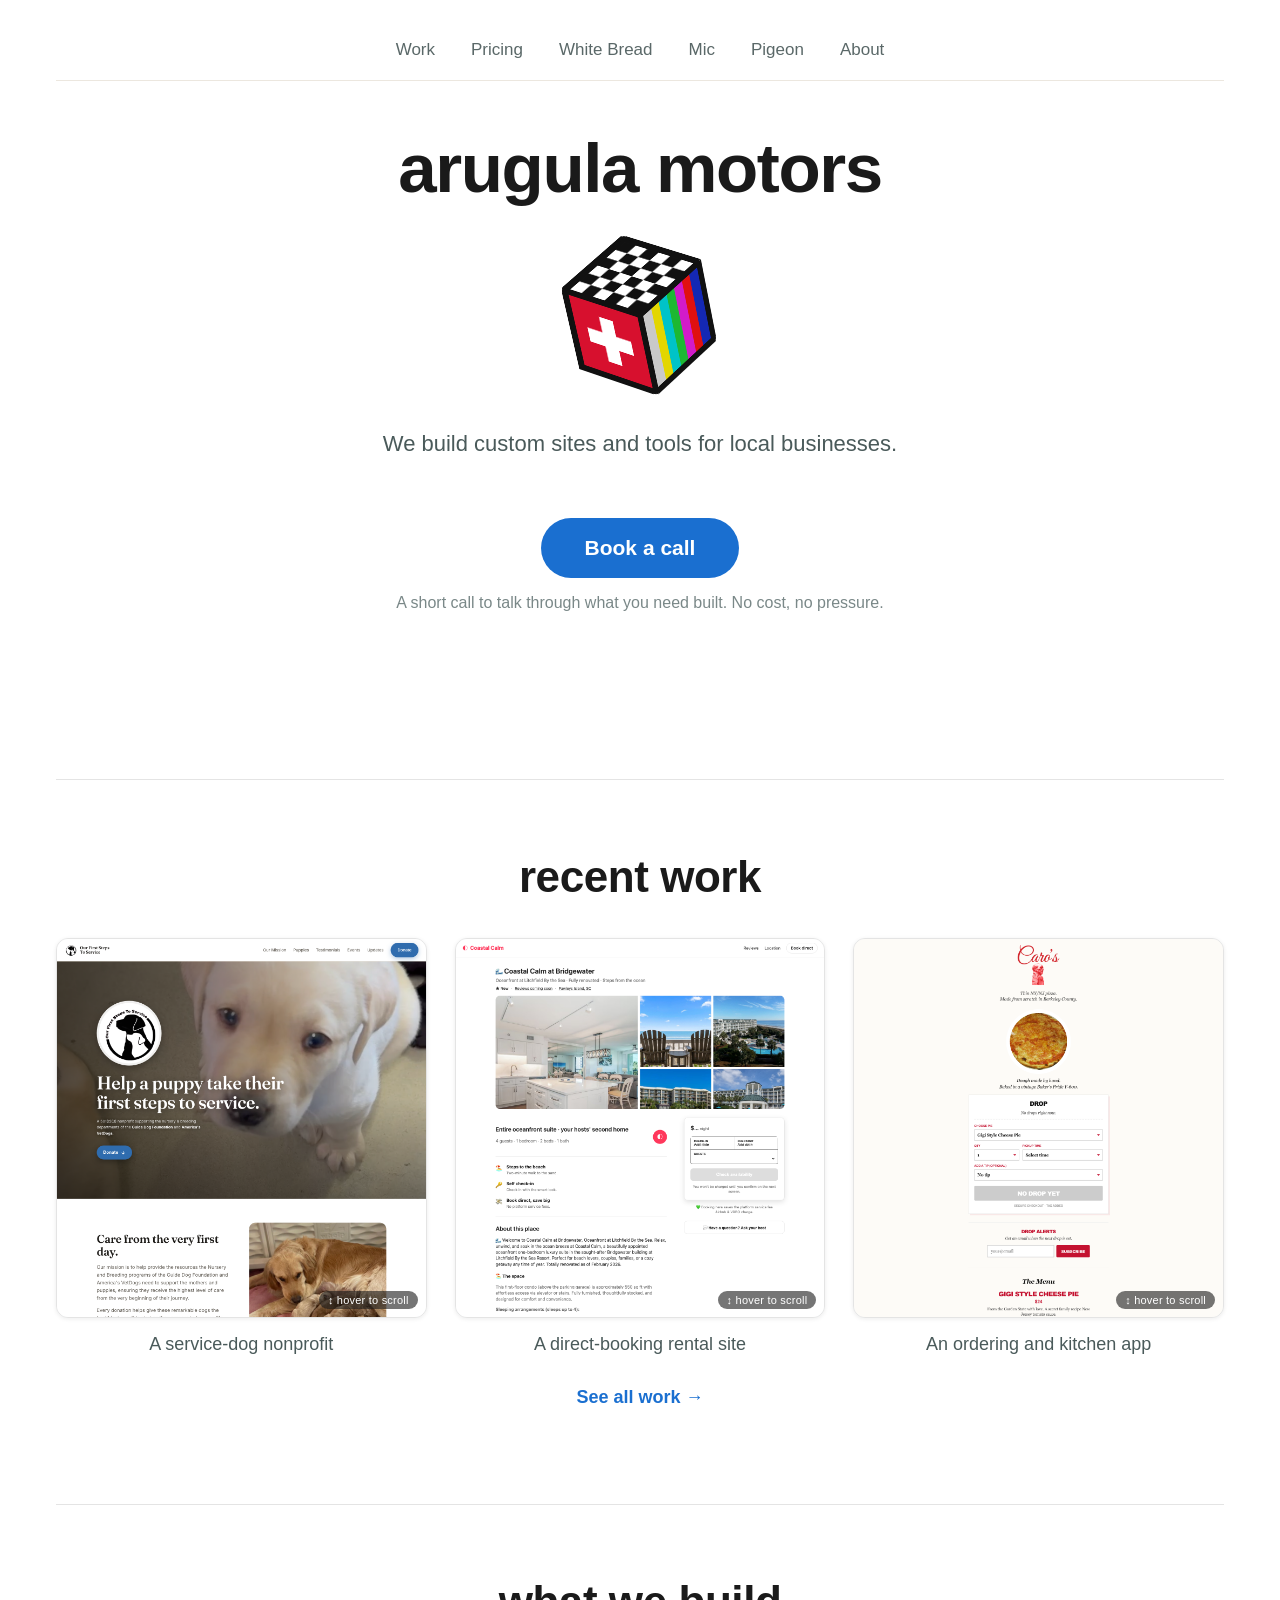
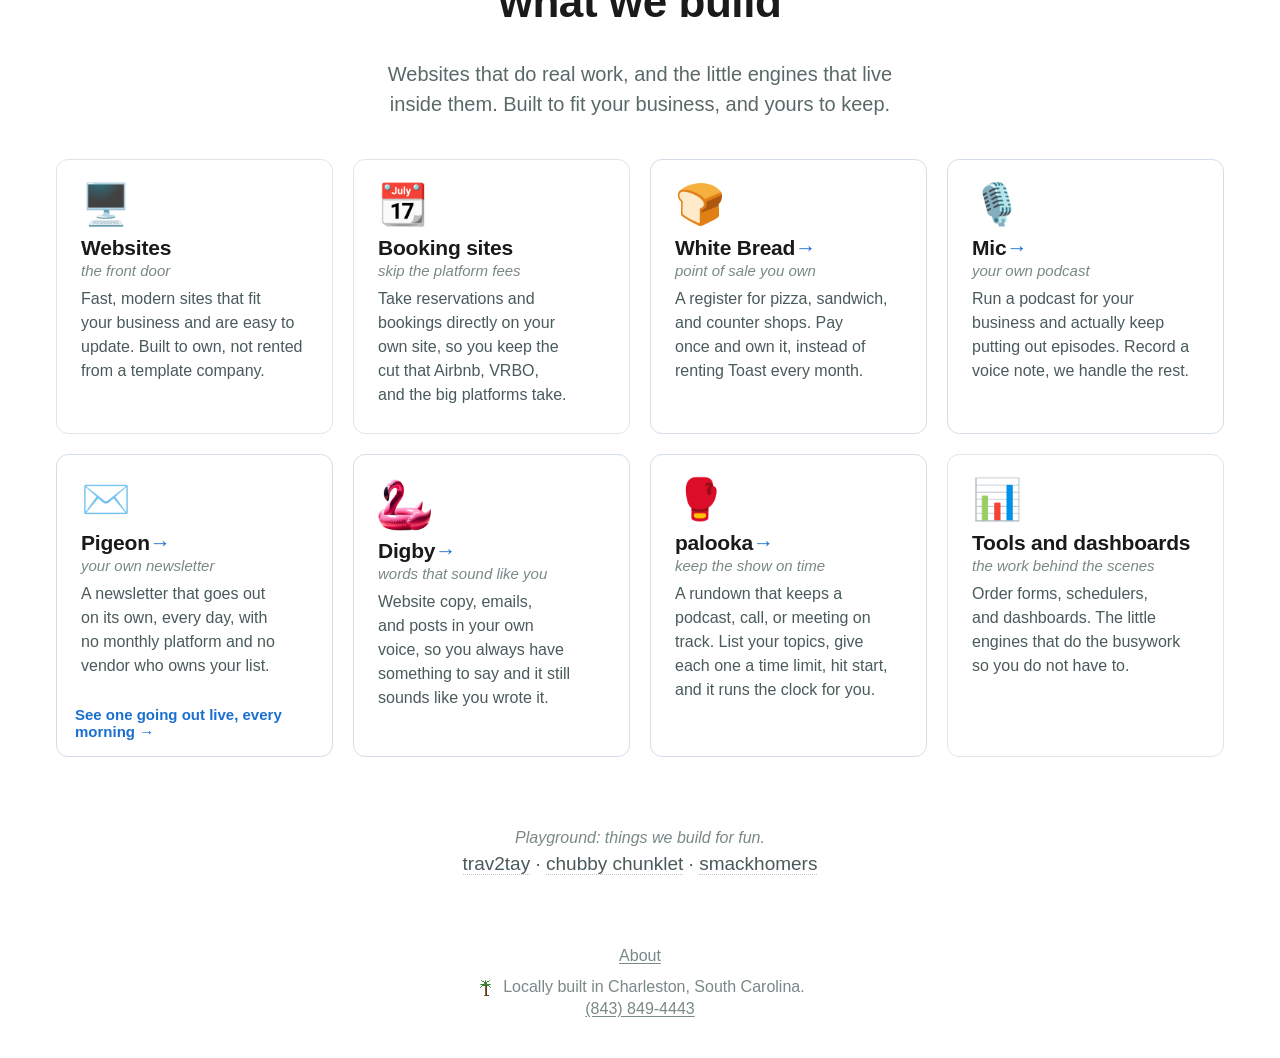
<file: index.html>
<!DOCTYPE html>
<html lang="en">
<head>
    <meta charset="UTF-8">
    <!-- Google tag (gtag.js) -->
    <script async src="https://www.googletagmanager.com/gtag/js?id=G-BGLLGR4NDW"></script>
    <script>
      window.dataLayer = window.dataLayer || [];
      function gtag(){dataLayer.push(arguments);}
      gtag('js', new Date());

      gtag('config', 'G-BGLLGR4NDW');
    </script>
    <meta name="viewport" content="width=device-width, initial-scale=1.0, viewport-fit=cover">
    <meta name="theme-color" content="#ffffff">
    <title>Arugula Motors | Custom websites and software for local businesses, Charleston SC</title>
    <meta name="description" content="Arugula Motors builds custom websites, and the tools inside them, for local businesses in Charleston and the Lowcountry. You own what we build instead of renting software. Book a call.">
    <link rel="canonical" href="https://www.arugulamotors.com/">
    <meta property="og:type" content="website">
    <meta property="og:site_name" content="Arugula Motors">
    <meta property="og:title" content="Arugula Motors">
    <meta property="og:description" content="We build custom websites, and the tools inside them, for local businesses. You own what we build. Made in Charleston.">
    <meta property="og:url" content="https://www.arugulamotors.com/">
    <meta property="og:image" content="https://www.arugulamotors.com/favicon-512.png">
    <meta name="twitter:card" content="summary">
    <meta name="twitter:title" content="Arugula Motors">
    <meta name="twitter:description" content="We build custom websites, and the tools inside them, for local businesses. You own what we build. Made in Charleston.">
    <meta name="twitter:image" content="https://www.arugulamotors.com/favicon-512.png">
    <link rel="icon" type="image/png" sizes="32x32" href="favicon-32.png">
    <link rel="icon" type="image/png" sizes="192x192" href="favicon-192.png">
    <link rel="icon" type="image/png" sizes="512x512" href="favicon-512.png">
    <link rel="apple-touch-icon" sizes="180x180" href="apple-touch-icon.png">
    <link rel="shortcut icon" href="favicon.ico">
    <link rel="stylesheet" href="style.css">
    <script type="application/ld+json">
    {
      "@context": "https://schema.org",
      "@graph": [
        {
          "@type": "ProfessionalService",
          "@id": "https://www.arugulamotors.com/#org",
          "name": "Arugula Motors",
          "url": "https://www.arugulamotors.com/",
          "image": "https://www.arugulamotors.com/favicon-512.png",
          "logo": "https://www.arugulamotors.com/favicon-512.png",
          "description": "Arugula Motors builds custom websites, and the tools inside them, for local businesses in Charleston, South Carolina. You own what we build instead of renting software.",
          "priceRange": "$$",
          "telephone": "+1-843-849-4443",
          "address": {
            "@type": "PostalAddress",
            "addressLocality": "Charleston",
            "addressRegion": "SC",
            "addressCountry": "US"
          },
          "geo": {
            "@type": "GeoCoordinates",
            "latitude": 32.8232152,
            "longitude": -79.992024
          },
          "hasMap": "https://maps.app.goo.gl/YhPJizwx5fyLaDKN7",
          "sameAs": [
            "https://maps.app.goo.gl/YhPJizwx5fyLaDKN7"
          ],
          "areaServed": [
            { "@type": "City", "name": "Charleston, South Carolina" },
            { "@type": "Country", "name": "United States" }
          ],
          "founder": { "@type": "Person", "name": "Kevin" },
          "knowsAbout": [
            "Custom website development",
            "Custom software development",
            "Direct booking websites",
            "Point of sale systems",
            "Small business software",
            "Dashboards and internal tools"
          ],
          "contactPoint": {
            "@type": "ContactPoint",
            "contactType": "sales",
            "url": "https://www.arugulamotors.com/"
          }
        },
        {
          "@type": "WebSite",
          "@id": "https://www.arugulamotors.com/#website",
          "url": "https://www.arugulamotors.com/",
          "name": "Arugula Motors",
          "publisher": { "@id": "https://www.arugulamotors.com/#org" }
        },
        {
          "@type": "Service",
          "name": "Custom website builds",
          "url": "https://www.arugulamotors.com/",
          "serviceType": "Custom website design and development",
          "description": "Custom websites for local businesses, built to fit the shop they are for. You own what we build instead of renting a template platform every month.",
          "provider": { "@id": "https://www.arugulamotors.com/#org" },
          "areaServed": { "@type": "City", "name": "Charleston, South Carolina" }
        },
        {
          "@type": "Service",
          "name": "White Bread",
          "url": "https://www.arugulamotors.com/white-bread/",
          "serviceType": "Point of sale software",
          "description": "A point of sale system for pizza, sandwich, and counter shops. You pay once and own it, instead of renting Toast per terminal every month.",
          "provider": { "@id": "https://www.arugulamotors.com/#org" },
          "offers": {
            "@type": "Offer",
            "name": "White Bread single shop build",
            "price": "22000",
            "priceCurrency": "USD"
          }
        },
        {
          "@type": "Service",
          "name": "Mic",
          "url": "https://www.arugulamotors.com/mic/",
          "serviceType": "Podcast setup and production for small businesses",
          "description": "Mic helps a local business run its own podcast and keep putting out episodes, to build a following. Audio only, done with you or done for you.",
          "provider": { "@id": "https://www.arugulamotors.com/#org" },
          "areaServed": { "@type": "City", "name": "Charleston, South Carolina" }
        },
        {
          "@type": "Service",
          "name": "Pigeon",
          "url": "https://www.arugulamotors.com/pigeon/",
          "serviceType": "Custom email newsletter, built and owned",
          "description": "A newsletter engine that ships your newsletter every day on its own, with no monthly platform fee and no vendor who owns your list. You own it, done with you or done for you.",
          "provider": { "@id": "https://www.arugulamotors.com/#org" },
          "areaServed": { "@type": "City", "name": "Charleston, South Carolina" }
        },
        {
          "@type": "Service",
          "name": "Digby",
          "url": "https://digby.click",
          "serviceType": "Website copy and content, written in your voice",
          "description": "Website copy, emails, and posts written in your own voice, so a local business always has something to say and it still sounds like it came from them.",
          "provider": { "@id": "https://www.arugulamotors.com/#org" },
          "areaServed": { "@type": "City", "name": "Charleston, South Carolina" }
        },
        {
          "@type": "Service",
          "name": "palooka",
          "url": "https://palooka.pro",
          "serviceType": "Rundown and timing tool for podcasts, calls, and meetings",
          "description": "A rundown that keeps a podcast, call, or meeting on track. List your topics, give each one a time limit, hit start, and it runs the clock for you.",
          "provider": { "@id": "https://www.arugulamotors.com/#org" },
          "areaServed": { "@type": "City", "name": "Charleston, South Carolina" }
        }
      ]
    }
    </script>
</head>
<body class="home">
    <header class="site-header">
        <nav class="site-nav">
            <a href="./work/" class="nav-link">Work</a>
            <a href="./pricing/" class="nav-link">Pricing</a>
            <a href="./white-bread/" class="nav-link">White Bread</a>
            <a href="./mic/" class="nav-link">Mic</a>
            <a href="./pigeon/" class="nav-link">Pigeon</a>
            <a href="./about/" class="nav-link">About</a>
        </nav>
    </header>
    <main>
        <div class="brand">
            <a href="./" class="wordmark">arugula motors</a>
            <div class="crest cube-logo" role="img" aria-label="Arugula Motors cube logo">
                <div class="cube-tumble">
                    <div class="cube">
                        <span class="face front"></span><span class="face back"></span>
                        <span class="face right"></span><span class="face left"></span>
                        <span class="face top"></span><span class="face bottom"></span>
                    </div>
                </div>
            </div>
        </div>

        <p class="tagline">We build custom sites and tools for local businesses.</p>

        <div class="cta">
            <!-- Books straight onto the arugulamotors@gmail.com calendar. -->
            <a class="play-link" href="https://calendar.app.google/Pw97EvaaQ7uS4h476">Book a call</a>
            <p class="form-note">A short call to talk through what you need built. No cost, no pressure.</p>
        </div>

        <div class="animation-track" aria-hidden="true">
            <div class="creature car"></div>
        </div>
    </main>

    <section class="recent" aria-label="Recent work">
        <h2 class="products-title">recent work</h2>
        <div class="recent-grid">
            <a href="./work/" class="recent-item">
                <div class="work-shot"><img src="work/shots/ofsts-full.png" alt="A website Arugula Motors built for a service-dog nonprofit" loading="lazy"></div>
                <span class="recent-cap">A service-dog nonprofit</span>
            </a>
            <a href="./work/" class="recent-item">
                <div class="work-shot"><img src="work/shots/coastal-calm-full.png" alt="A direct-booking rental site built by Arugula Motors" loading="lazy"></div>
                <span class="recent-cap">A direct-booking rental site</span>
            </a>
            <a href="./work/" class="recent-item">
                <div class="work-shot"><img src="work/shots/caros-full.png" alt="An ordering app Arugula Motors built for a food business" loading="lazy"></div>
                <span class="recent-cap">An ordering and kitchen app</span>
            </a>
        </div>
        <p class="recent-more"><a href="./work/">See all work →</a></p>
    </section>

    <section class="products" aria-label="What we build">
        <h2 class="products-title">what we build</h2>
        <p class="products-lead">Websites that do real work, and the little engines that live inside them. Built to fit your business, and yours to keep.</p>
        <ul class="product-list">
            <li class="product">
                <span class="product-emoji" aria-hidden="true">🖥️</span>
                <span class="product-name">Websites</span>
                <span class="product-replaces">the front door</span>
                <span class="product-desc">Fast, modern sites that fit your business and are easy to update. Built to own, not rented from a template company.</span>
            </li>
            <li class="product">
                <span class="product-emoji" aria-hidden="true">📆</span>
                <span class="product-name">Booking sites</span>
                <span class="product-replaces">skip the platform fees</span>
                <span class="product-desc">Take reservations and bookings directly on your own site, so you keep the cut that Airbnb, VRBO, and the big platforms take.</span>
            </li>
            <li class="product product-linked">
                <a href="./white-bread/" class="product-link">
                    <span class="product-emoji" aria-hidden="true">🍞</span>
                    <span class="product-name">White Bread</span>
                    <span class="product-replaces">point of sale you own</span>
                    <span class="product-desc">A register for pizza, sandwich, and counter shops. Pay once and own it, instead of renting Toast every month.</span>
                </a>
            </li>
            <li class="product product-linked">
                <a href="./mic/" class="product-link">
                    <span class="product-emoji" aria-hidden="true">🎙️</span>
                    <span class="product-name">Mic</span>
                    <span class="product-replaces">your own podcast</span>
                    <span class="product-desc">Run a podcast for your business and actually keep putting out episodes. Record a voice note, we handle the rest.</span>
                </a>
            </li>
            <li class="product product-linked">
                <a href="./pigeon/" class="product-link">
                    <span class="product-emoji" aria-hidden="true">✉️</span>
                    <span class="product-name">Pigeon</span>
                    <span class="product-replaces">your own newsletter</span>
                    <span class="product-desc">A newsletter that goes out on its own, every day, with no monthly platform and no vendor who owns your list.</span>
                </a>
                <a class="product-proof" href="https://heist.arugulamotors.com">See one going out live, every morning →</a>
            </li>
            <li class="product product-linked">
                <a href="https://digby.click" class="product-link">
                    <img class="product-mark-img" src="digby-mark.png" alt="" width="44" height="41" aria-hidden="true">
                    <span class="product-name">Digby</span>
                    <span class="product-replaces">words that sound like you</span>
                    <span class="product-desc">Website copy, emails, and posts in your own voice, so you always have something to say and it still sounds like you wrote it.</span>
                </a>
            </li>
            <li class="product product-linked">
                <a href="https://palooka.pro" class="product-link">
                    <span class="product-emoji" aria-hidden="true">🥊</span>
                    <span class="product-name">palooka</span>
                    <span class="product-replaces">keep the show on time</span>
                    <span class="product-desc">A rundown that keeps a podcast, call, or meeting on track. List your topics, give each one a time limit, hit start, and it runs the clock for you.</span>
                </a>
            </li>
            <li class="product">
                <span class="product-emoji" aria-hidden="true">📊</span>
                <span class="product-name">Tools and dashboards</span>
                <span class="product-replaces">the work behind the scenes</span>
                <span class="product-desc">Order forms, schedulers, and dashboards. The little engines that do the busywork so you do not have to.</span>
            </li>
        </ul>
    </section>

    <section class="playground" aria-label="Playground">
        <p class="playground-lead">Playground: things we build for fun.</p>
        <p class="playground-links">
            <a href="https://www.trav2tay.com">trav2tay</a> ·
            <a href="https://chubbychunklet.netlify.app">chubby chunklet</a> ·
            <a href="https://smackhomers.com">smackhomers</a>
        </p>
    </section>

    <footer class="footer">
        <a class="footer-link footer-about" href="./about/">About</a>
        <img class="palmetto" src="palmetto.svg" alt="" width="17" height="18" aria-hidden="true">Locally built in Charleston, South Carolina.<br>
        <a class="footer-link" href="tel:+18438494443">(843) 849-4443</a>
    </footer>
</body>
</html>
</file>
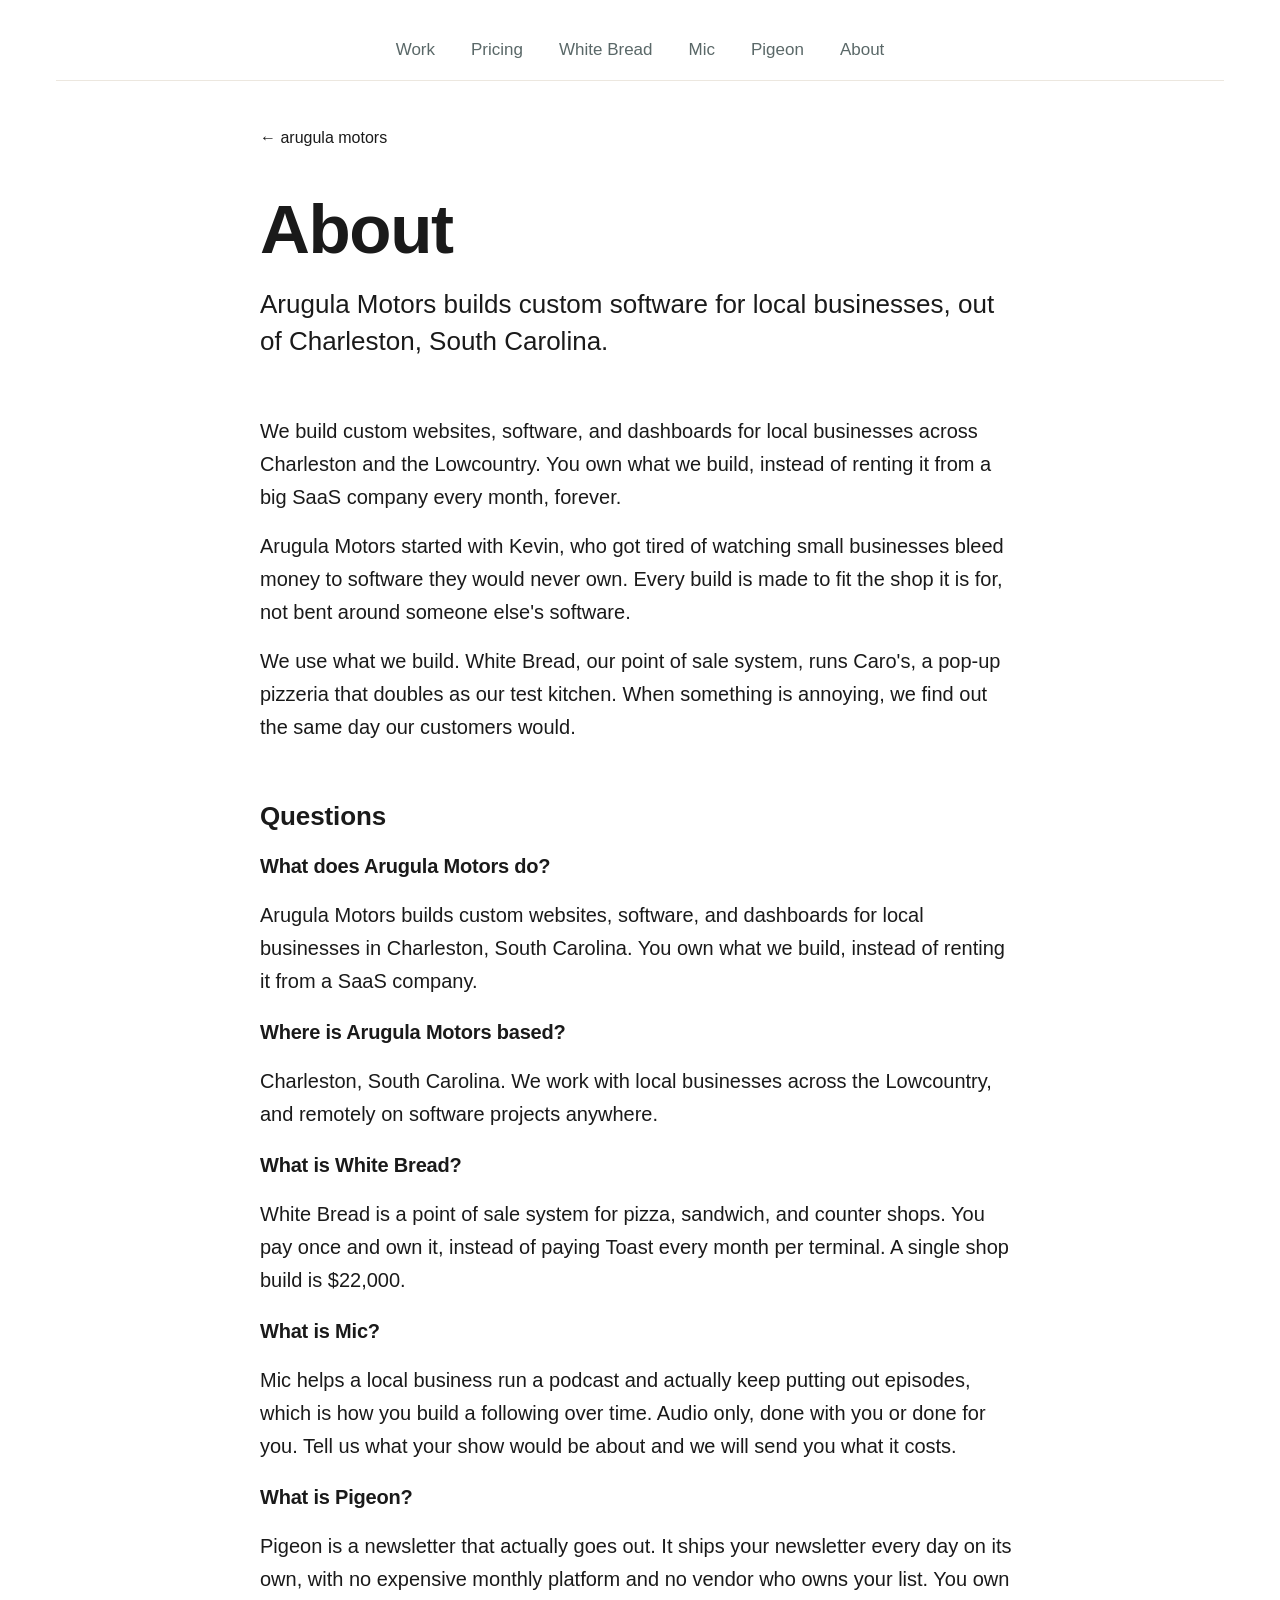
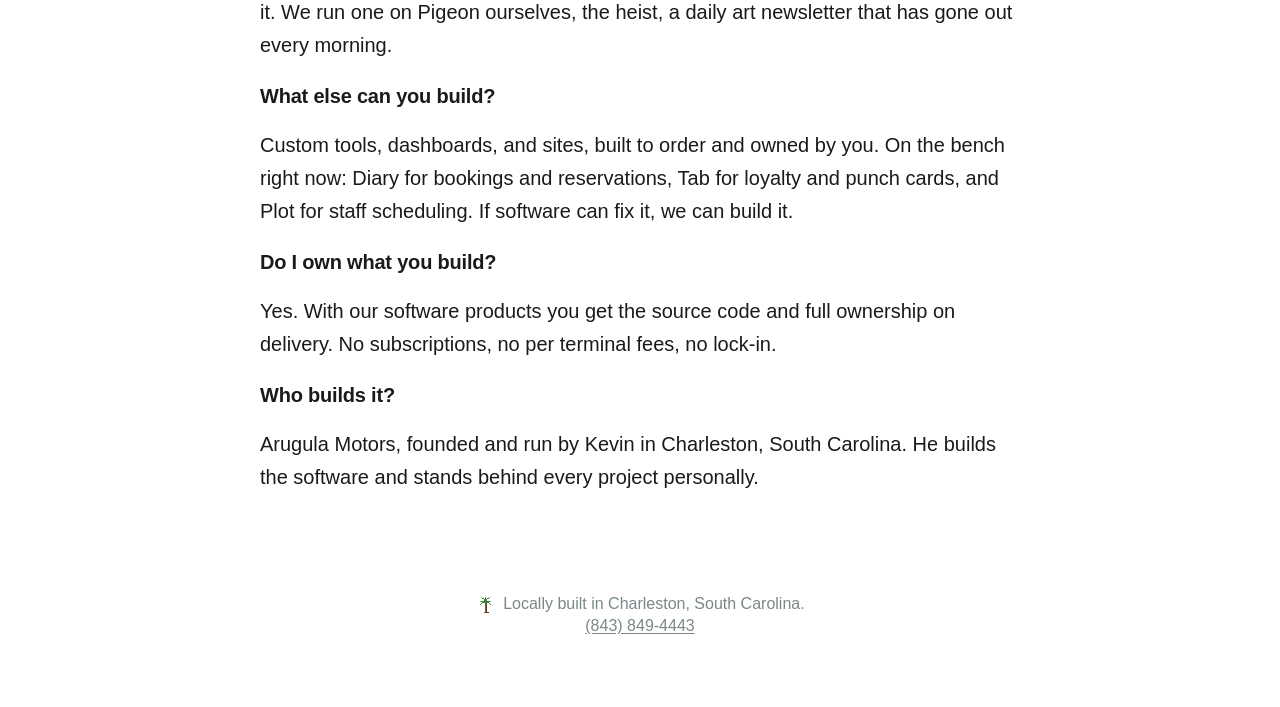
<file: about/index.html>
<!DOCTYPE html>
<html lang="en">
<head>
    <meta charset="UTF-8">
    <!-- Google tag (gtag.js) -->
    <script async src="https://www.googletagmanager.com/gtag/js?id=G-BGLLGR4NDW"></script>
    <script>
      window.dataLayer = window.dataLayer || [];
      function gtag(){dataLayer.push(arguments);}
      gtag('js', new Date());

      gtag('config', 'G-BGLLGR4NDW');
    </script>
    <meta name="viewport" content="width=device-width, initial-scale=1.0, viewport-fit=cover">
    <meta name="theme-color" content="#ffffff">
    <title>About Arugula Motors | Custom software in Charleston, SC</title>
    <meta name="description" content="Arugula Motors builds custom websites, software, and dashboards for local businesses in Charleston, South Carolina. You own what we build.">
    <meta property="og:title" content="About Arugula Motors">
    <meta property="og:description" content="Custom websites, software, and dashboards for local businesses in Charleston, South Carolina. You own what we build.">
    <meta property="og:type" content="website">
    <meta property="og:site_name" content="Arugula Motors">
    <meta property="og:url" content="https://www.arugulamotors.com/about/">
    <meta property="og:image" content="https://www.arugulamotors.com/favicon-512.png">
    <link rel="canonical" href="https://www.arugulamotors.com/about/">
    <link rel="icon" type="image/png" sizes="32x32" href="../favicon-32.png">
    <link rel="icon" type="image/png" sizes="192x192" href="../favicon-192.png">
    <link rel="icon" type="image/png" sizes="512x512" href="../favicon-512.png">
    <link rel="apple-touch-icon" sizes="180x180" href="../apple-touch-icon.png">
    <link rel="shortcut icon" href="../favicon.ico">
    <link rel="stylesheet" href="../style.css">
    <script type="application/ld+json">
    {
      "@context": "https://schema.org",
      "@graph": [
        {
          "@type": "AboutPage",
          "url": "https://www.arugulamotors.com/about/",
          "about": { "@id": "https://www.arugulamotors.com/#org" }
        },
        {
          "@type": "Organization",
          "@id": "https://www.arugulamotors.com/#org",
          "name": "Arugula Motors",
          "url": "https://www.arugulamotors.com/",
          "founder": { "@id": "https://www.arugulamotors.com/#kevin" }
        },
        {
          "@type": "Person",
          "@id": "https://www.arugulamotors.com/#kevin",
          "name": "Kevin",
          "jobTitle": "Founder",
          "worksFor": { "@id": "https://www.arugulamotors.com/#org" },
          "homeLocation": { "@type": "Place", "name": "Charleston, South Carolina" }
        },
        {
          "@type": "FAQPage",
          "@id": "https://www.arugulamotors.com/about/#faq",
          "mainEntity": [
            {
              "@type": "Question",
              "name": "What does Arugula Motors do?",
              "acceptedAnswer": {
                "@type": "Answer",
                "text": "Arugula Motors builds custom websites, software, and dashboards for local businesses in Charleston, South Carolina. You own what we build, instead of renting it from a SaaS company."
              }
            },
            {
              "@type": "Question",
              "name": "Where is Arugula Motors based?",
              "acceptedAnswer": {
                "@type": "Answer",
                "text": "Charleston, South Carolina. We work with local businesses across the Lowcountry, and remotely on software projects anywhere."
              }
            },
            {
              "@type": "Question",
              "name": "What is White Bread?",
              "acceptedAnswer": {
                "@type": "Answer",
                "text": "White Bread is a point of sale system for pizza, sandwich, and counter shops. You pay once and own it, instead of paying Toast every month per terminal. A single shop build is $22,000."
              }
            },
            {
              "@type": "Question",
              "name": "What is Mic?",
              "acceptedAnswer": {
                "@type": "Answer",
                "text": "Mic helps a local business run a podcast and actually keep putting out episodes, which is how you build a following over time. Audio only, done with you or done for you. Tell us what your show would be about and we will send you what it costs."
              }
            },
            {
              "@type": "Question",
              "name": "What is Pigeon?",
              "acceptedAnswer": {
                "@type": "Answer",
                "text": "Pigeon is a newsletter that actually goes out. It ships your newsletter every day on its own, with no expensive monthly platform and no vendor who owns your list. You own it. We run one on Pigeon ourselves, the heist, a daily art newsletter that has gone out every morning."
              }
            },
            {
              "@type": "Question",
              "name": "What else can you build?",
              "acceptedAnswer": {
                "@type": "Answer",
                "text": "Custom tools, dashboards, and sites, built to order and owned by you. On the bench right now: Diary for bookings and reservations, Tab for loyalty and punch cards, and Plot for staff scheduling. If software can fix it, we can build it."
              }
            },
            {
              "@type": "Question",
              "name": "Do I own what you build?",
              "acceptedAnswer": {
                "@type": "Answer",
                "text": "Yes. With our software products you get the source code and full ownership on delivery. No subscriptions, no per terminal fees, no lock-in."
              }
            },
            {
              "@type": "Question",
              "name": "Who builds it?",
              "acceptedAnswer": {
                "@type": "Answer",
                "text": "Arugula Motors, founded and run by Kevin in Charleston, South Carolina. He builds the software and stands behind every project personally."
              }
            }
          ]
        }
      ]
    }
    </script>
</head>
<body class="product-page">
    <header class="site-header">
        <nav class="site-nav">
            <a href="../work/" class="nav-link">Work</a>
            <a href="../pricing/" class="nav-link">Pricing</a>
            <a href="../white-bread/" class="nav-link">White Bread</a>
            <a href="../mic/" class="nav-link">Mic</a>
            <a href="../pigeon/" class="nav-link">Pigeon</a>
            <a href="../about/" class="nav-link">About</a>
        </nav>
    </header>
    <main class="product-main">
        <a href="../" class="back-link">← arugula motors</a>

        <h1 class="product-h1">About</h1>
        <p class="product-lede">Arugula Motors builds custom software for local businesses, out of Charleston, South Carolina.</p>

        <p>We build custom websites, software, and dashboards for local businesses across Charleston and the Lowcountry. You own what we build, instead of renting it from a big SaaS company every month, forever.</p>

        <p>Arugula Motors started with Kevin, who got tired of watching small businesses bleed money to software they would never own. Every build is made to fit the shop it is for, not bent around someone else's software.</p>

        <p>We use what we build. White Bread, our point of sale system, runs Caro's, a pop-up pizzeria that doubles as our test kitchen. When something is annoying, we find out the same day our customers would.</p>

        <h2>Questions</h2>

        <div class="faq-item">
            <p class="faq-q">What does Arugula Motors do?</p>
            <p class="faq-a">Arugula Motors builds custom websites, software, and dashboards for local businesses in Charleston, South Carolina. You own what we build, instead of renting it from a SaaS company.</p>
        </div>
        <div class="faq-item">
            <p class="faq-q">Where is Arugula Motors based?</p>
            <p class="faq-a">Charleston, South Carolina. We work with local businesses across the Lowcountry, and remotely on software projects anywhere.</p>
        </div>
        <div class="faq-item">
            <p class="faq-q">What is White Bread?</p>
            <p class="faq-a">White Bread is a point of sale system for pizza, sandwich, and counter shops. You pay once and own it, instead of paying Toast every month per terminal. A single shop build is $22,000.</p>
        </div>
        <div class="faq-item">
            <p class="faq-q">What is Mic?</p>
            <p class="faq-a">Mic helps a local business run a podcast and actually keep putting out episodes, which is how you build a following over time. Audio only, done with you or done for you. Tell us what your show would be about and we will send you what it costs.</p>
        </div>
        <div class="faq-item">
            <p class="faq-q">What is Pigeon?</p>
            <p class="faq-a">Pigeon is a newsletter that actually goes out. It ships your newsletter every day on its own, with no expensive monthly platform and no vendor who owns your list. You own it. We run one on Pigeon ourselves, the heist, a daily art newsletter that has gone out every morning.</p>
        </div>
        <div class="faq-item">
            <p class="faq-q">What else can you build?</p>
            <p class="faq-a">Custom tools, dashboards, and sites, built to order and owned by you. On the bench right now: Diary for bookings and reservations, Tab for loyalty and punch cards, and Plot for staff scheduling. If software can fix it, we can build it.</p>
        </div>
        <div class="faq-item">
            <p class="faq-q">Do I own what you build?</p>
            <p class="faq-a">Yes. With our software products you get the source code and full ownership on delivery. No subscriptions, no per terminal fees, no lock-in.</p>
        </div>
        <div class="faq-item">
            <p class="faq-q">Who builds it?</p>
            <p class="faq-a">Arugula Motors, founded and run by Kevin in Charleston, South Carolina. He builds the software and stands behind every project personally.</p>
        </div>

    </main>

    <footer class="footer">
        <img class="palmetto" src="../palmetto.svg" alt="" width="17" height="18" aria-hidden="true">Locally built in Charleston, South Carolina.<br>
        <a class="footer-link" href="tel:+18438494443">(843) 849-4443</a>
    </footer>
</body>
</html>
</file>
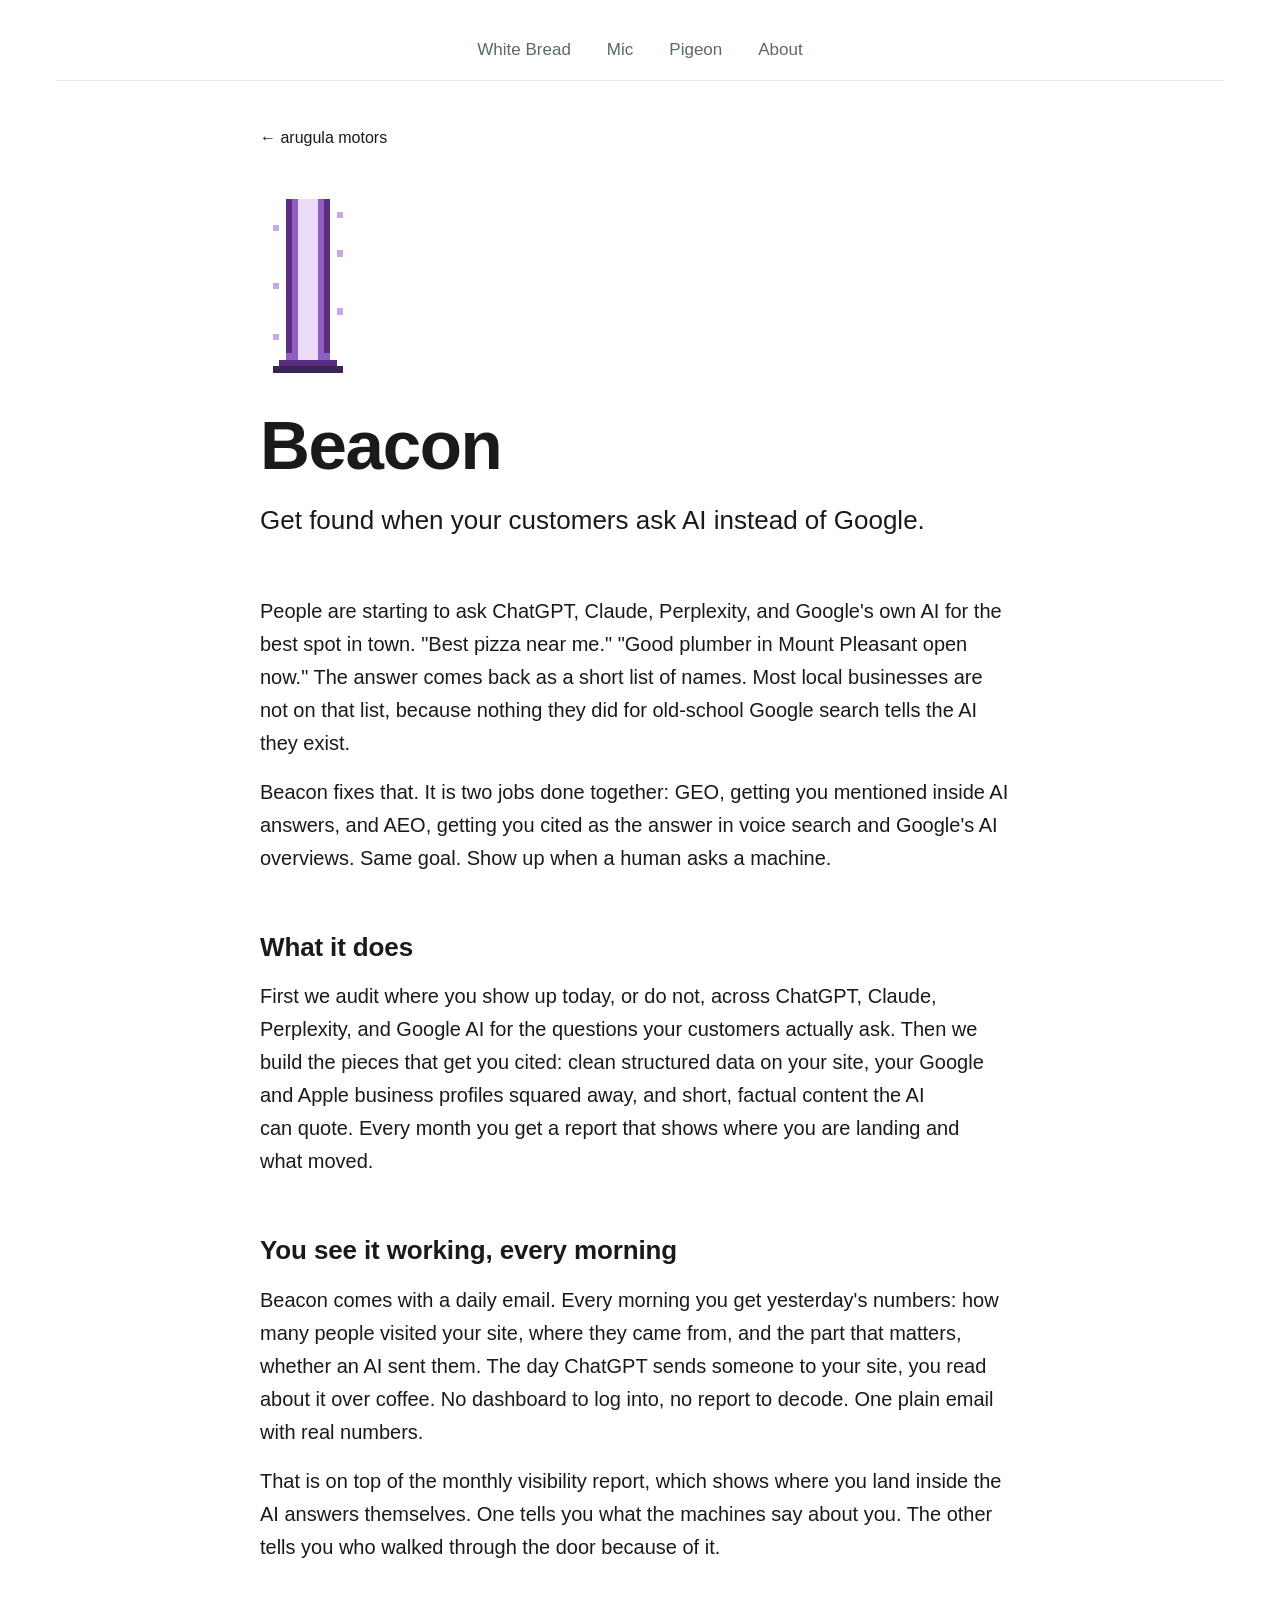
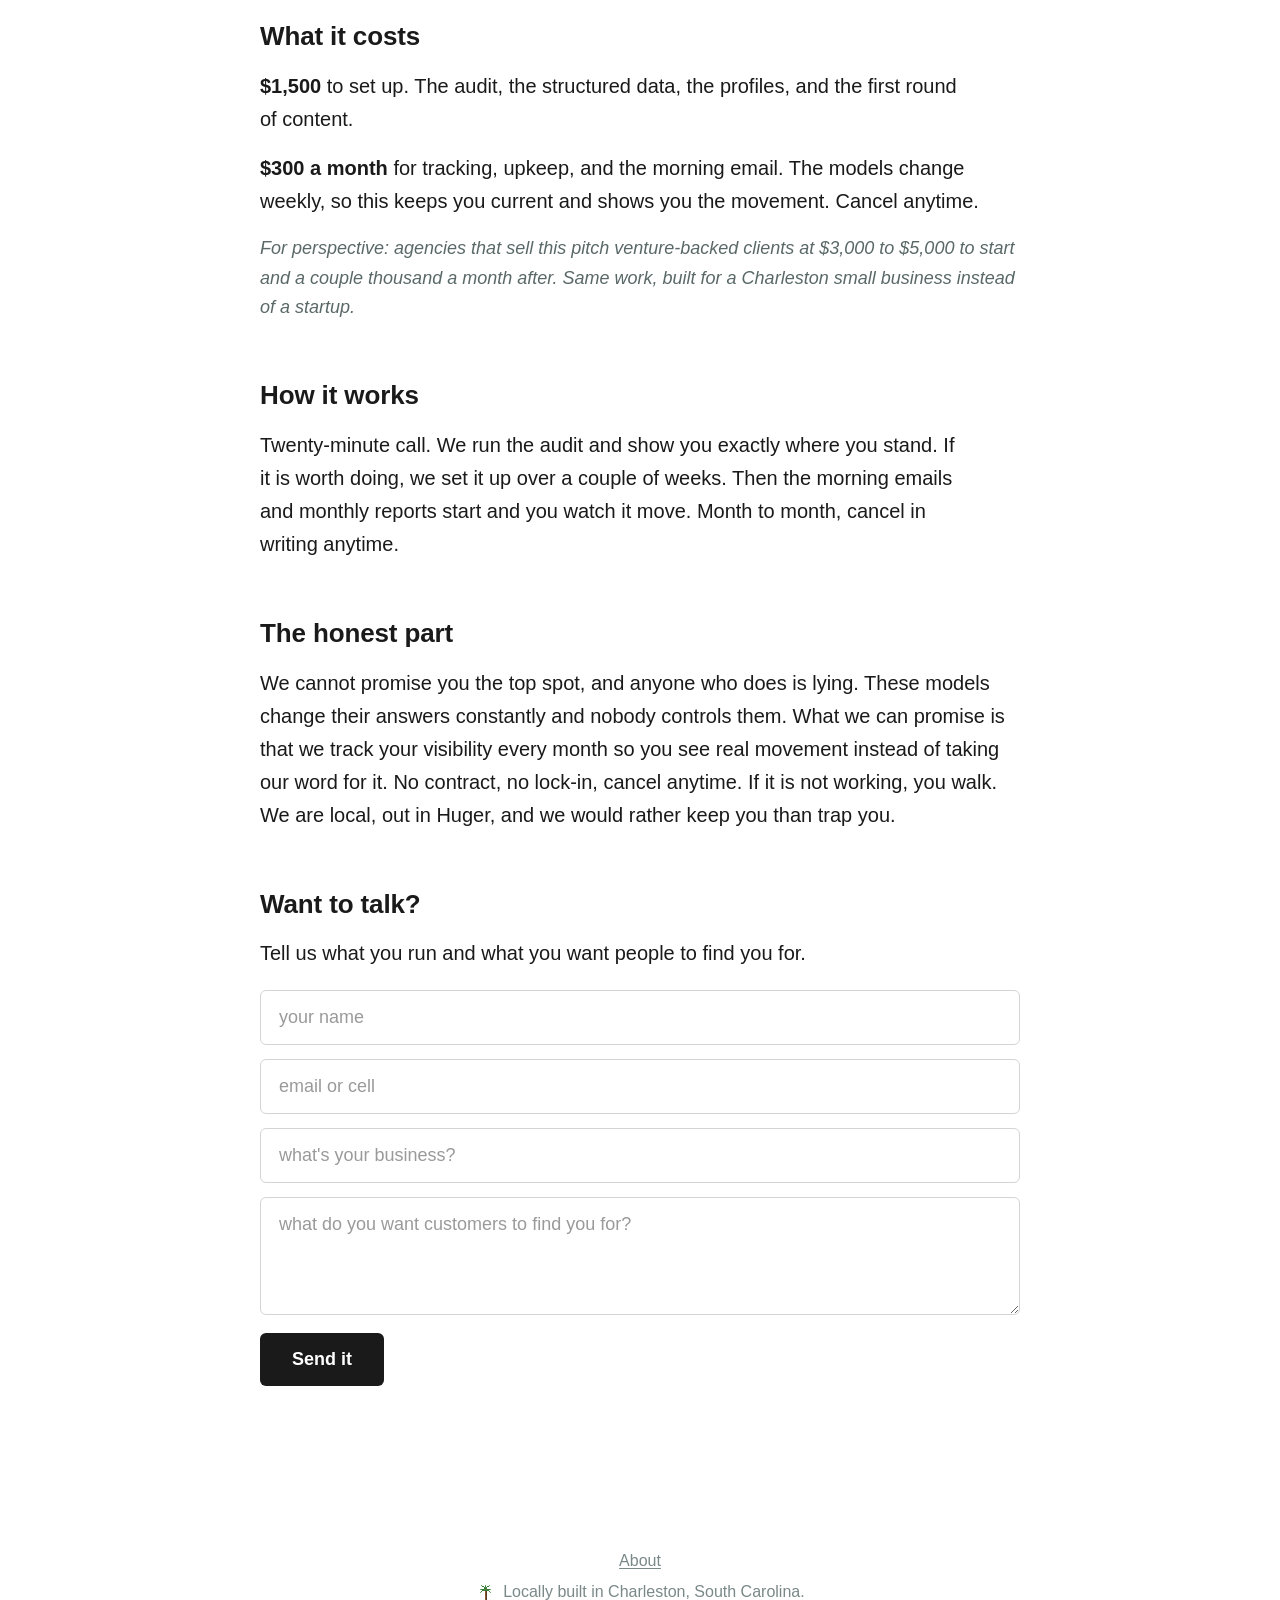
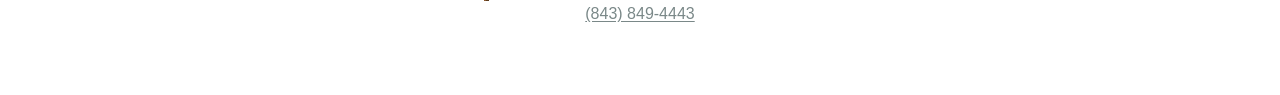
<file: beacon/index.html>
<!DOCTYPE html>
<html lang="en">
<head>
    <meta charset="UTF-8">
    <!-- Google tag (gtag.js) -->
    <script async src="https://www.googletagmanager.com/gtag/js?id=G-BGLLGR4NDW"></script>
    <script>
      window.dataLayer = window.dataLayer || [];
      function gtag(){dataLayer.push(arguments);}
      gtag('js', new Date());

      gtag('config', 'G-BGLLGR4NDW');
    </script>
    <meta name="viewport" content="width=device-width, initial-scale=1.0, viewport-fit=cover">
    <meta name="theme-color" content="#ffffff">
    <!-- Beacon is shelved for now: kept but unlinked and hidden from search. Remove this line to revive it. -->
    <meta name="robots" content="noindex, nofollow">
    <title>Beacon, by Arugula Motors</title>
    <meta name="description" content="Get your local business found when customers ask AI instead of Google. GEO and AEO done by a neighbor. Daily traffic email, monthly tracking, no contract.">
    <meta property="og:title" content="Beacon, by Arugula Motors">
    <meta property="og:description" content="Get found when customers ask ChatGPT, Claude, and Google's AI instead of searching.">
    <meta property="og:type" content="website">
    <meta property="og:site_name" content="Arugula Motors">
    <meta property="og:url" content="https://www.arugulamotors.com/beacon/">
    <meta property="og:image" content="https://www.arugulamotors.com/favicon-512.png">
    <meta name="twitter:card" content="summary">
    <meta name="twitter:title" content="Beacon, by Arugula Motors">
    <meta name="twitter:description" content="Get found when customers ask ChatGPT, Claude, and Google's AI instead of searching.">
    <meta name="twitter:image" content="https://www.arugulamotors.com/favicon-512.png">
    <link rel="canonical" href="https://www.arugulamotors.com/beacon/">
    <link rel="icon" type="image/png" sizes="32x32" href="../favicon-32.png">
    <link rel="icon" type="image/png" sizes="192x192" href="../favicon-192.png">
    <link rel="icon" type="image/png" sizes="512x512" href="../favicon-512.png">
    <link rel="apple-touch-icon" sizes="180x180" href="../apple-touch-icon.png">
    <link rel="shortcut icon" href="../favicon.ico">
    <link rel="stylesheet" href="../style.css">
    <script type="application/ld+json">
    {
      "@context": "https://schema.org",
      "@graph": [
        {
          "@type": "Service",
          "name": "Beacon",
          "url": "https://www.arugulamotors.com/beacon/",
          "serviceType": "AI search visibility (GEO and AEO)",
          "description": "Beacon gets your local business found when customers ask AI tools like ChatGPT, Claude, Perplexity, and Google's AI for a recommendation. It covers GEO (getting mentioned inside AI answers) and AEO (getting cited in voice search and AI overviews), with monthly visibility tracking and a daily email that shows you when an AI engine sends a visitor to your site. No guarantees, no contract, cancel anytime.",
          "provider": {
            "@type": "ProfessionalService",
            "@id": "https://www.arugulamotors.com/#org",
            "name": "Arugula Motors",
            "url": "https://www.arugulamotors.com/",
            "address": {
              "@type": "PostalAddress",
              "addressLocality": "Charleston",
              "addressRegion": "SC",
              "addressCountry": "US"
            }
          },
          "areaServed": { "@type": "City", "name": "Charleston, South Carolina" },
          "offers": [
            { "@type": "Offer", "name": "Beacon setup", "price": "1500", "priceCurrency": "USD" },
            {
              "@type": "Offer",
              "name": "Beacon monthly tracking and upkeep",
              "priceCurrency": "USD",
              "priceSpecification": {
                "@type": "UnitPriceSpecification",
                "price": "300",
                "priceCurrency": "USD",
                "unitCode": "MON"
              }
            }
          ]
        },
        {
          "@type": "BreadcrumbList",
          "itemListElement": [
            { "@type": "ListItem", "position": 1, "name": "Arugula Motors", "item": "https://www.arugulamotors.com/" },
            { "@type": "ListItem", "position": 2, "name": "Beacon", "item": "https://www.arugulamotors.com/beacon/" }
          ]
        }
      ]
    }
    </script>
</head>
<body class="product-page">
    <header class="site-header">
        <nav class="site-nav">
            <a href="../white-bread/" class="nav-link">White Bread</a>
            <a href="../mic/" class="nav-link">Mic</a>
            <a href="../pigeon/" class="nav-link">Pigeon</a>
            <a href="../about/" class="nav-link">About</a>
        </nav>
    </header>
    <main class="product-main">
        <a href="../" class="back-link">← arugula motors</a>

        <img class="product-mark" src="beacon-mark.svg" alt="" width="120" height="224" aria-hidden="true">

        <h1 class="product-h1">Beacon</h1>
        <p class="product-lede">Get found when your customers ask AI instead of Google.</p>

        <p>People are starting to ask ChatGPT, Claude, Perplexity, and Google's own AI for the best spot in town. "Best pizza near me." "Good plumber in Mount Pleasant open now." The answer comes back as a short list of names. Most local businesses are not on that list, because nothing they did for old-school Google search tells the AI they exist.</p>

        <p>Beacon fixes that. It is two jobs done together: GEO, getting you mentioned inside AI answers, and AEO, getting you cited as the answer in voice search and Google's AI overviews. Same goal. Show up when a human asks a machine.</p>

        <h2>What it does</h2>
        <p>First we audit where you show up today, or do not, across ChatGPT, Claude, Perplexity, and Google AI for the questions your customers actually ask. Then we build the pieces that get you cited: clean structured data on your site, your Google and Apple business profiles squared away, and short, factual content the AI can quote. Every month you get a report that shows where you are landing and what moved.</p>

        <h2>You see it working, every morning</h2>
        <p>Beacon comes with a daily email. Every morning you get yesterday's numbers: how many people visited your site, where they came from, and the part that matters, whether an AI sent them. The day ChatGPT sends someone to your site, you read about it over coffee. No dashboard to log into, no report to decode. One plain email with real numbers.</p>
        <p>That is on top of the monthly visibility report, which shows where you land inside the AI answers themselves. One tells you what the machines say about you. The other tells you who walked through the door because of it.</p>

        <h2>What it costs</h2>
        <p><strong>$1,500</strong> to set up. The audit, the structured data, the profiles, and the first round of content.</p>
        <p><strong>$300 a month</strong> for tracking, upkeep, and the morning email. The models change weekly, so this keeps you current and shows you the movement. Cancel anytime.</p>
        <p class="aside">For perspective: agencies that sell this pitch venture-backed clients at $3,000 to $5,000 to start and a couple thousand a month after. Same work, built for a Charleston small business instead of a startup.</p>

        <h2>How it works</h2>
        <p>Twenty-minute call. We run the audit and show you exactly where you stand. If it is worth doing, we set it up over a couple of weeks. Then the morning emails and monthly reports start and you watch it move. Month to month, cancel in writing anytime.</p>

        <h2>The honest part</h2>
        <p>We cannot promise you the top spot, and anyone who does is lying. These models change their answers constantly and nobody controls them. What we can promise is that we track your visibility every month so you see real movement instead of taking our word for it. No contract, no lock-in, cancel anytime. If it is not working, you walk. We are local, out in Huger, and we would rather keep you than trap you.</p>

        <h2>Want to talk?</h2>
        <p>Tell us what you run and what you want people to find you for.</p>

        <form id="beaconForm" class="prose-form" novalidate>
            <input id="bName" name="name" type="text" placeholder="your name" autocomplete="name" required>
            <input id="bContact" name="contact" type="text" placeholder="email or cell" autocomplete="email" required>
            <input id="bBusiness" name="business" type="text" placeholder="what's your business?">
            <textarea id="bMessage" name="message" placeholder="what do you want customers to find you for?" rows="4"></textarea>
            <button type="submit">Send it</button>
            <p class="status" id="status" role="status" aria-live="polite"></p>
        </form>

    </main>

    <footer class="footer">
        <a class="footer-link footer-about" href="../about/">About</a>
        <img class="palmetto" src="../palmetto.svg" alt="" width="17" height="18" aria-hidden="true">Locally built in Charleston, South Carolina.<br>
        <a class="footer-link" href="tel:+18438494443">(843) 849-4443</a>
    </footer>

    <script src="beacon.js"></script>
</body>
</html>
</file>
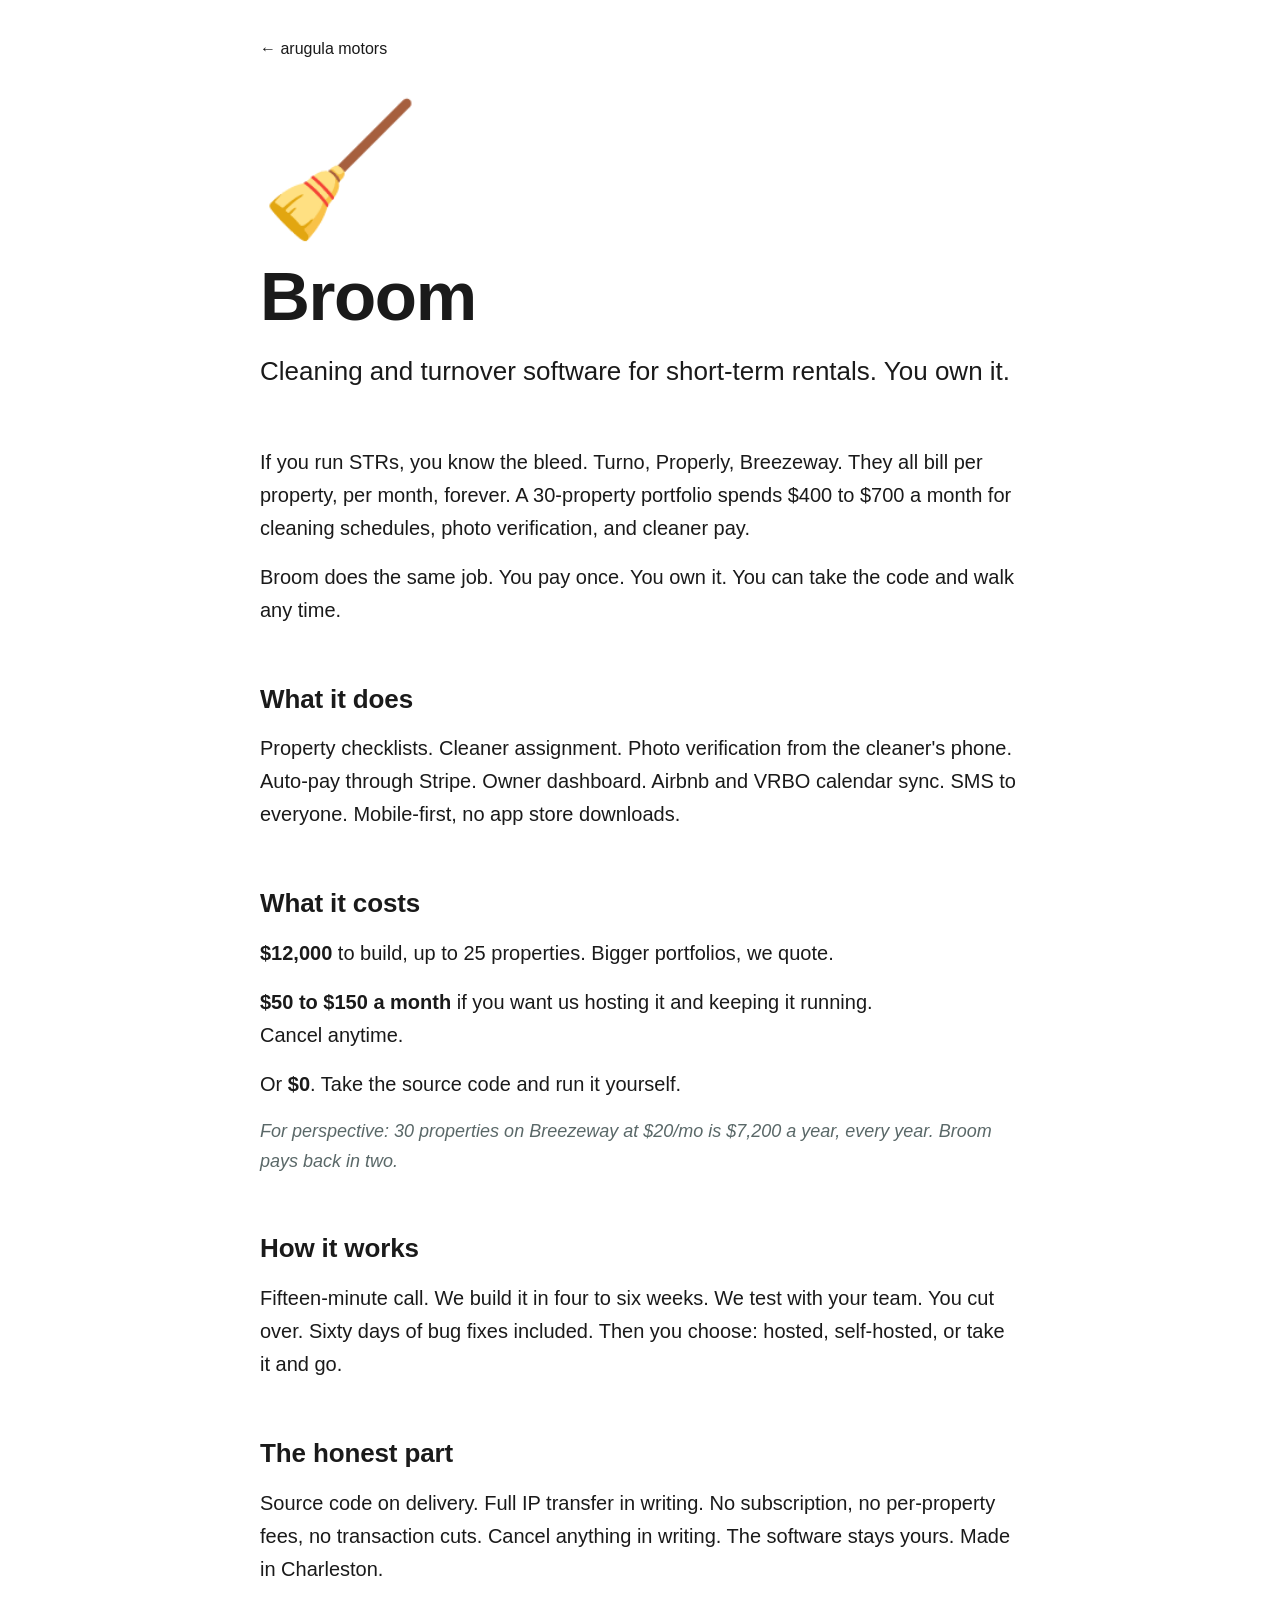
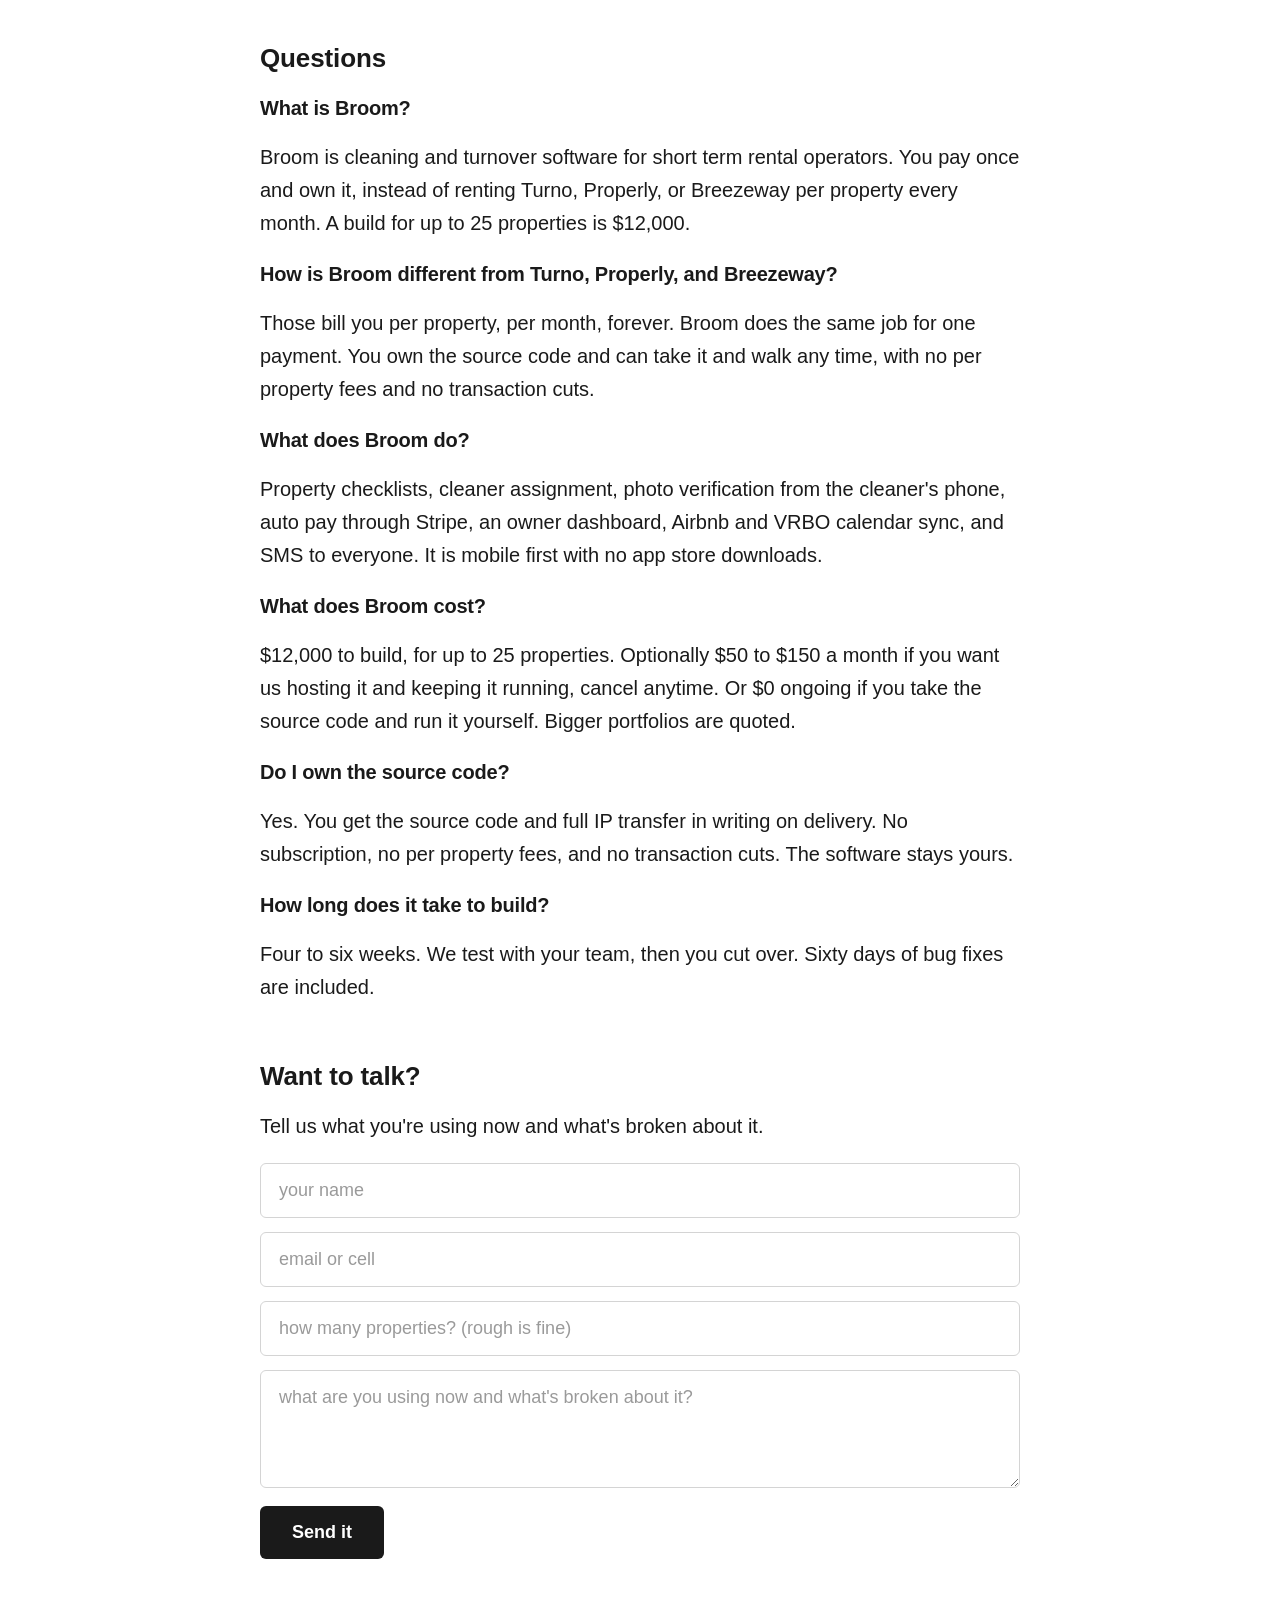
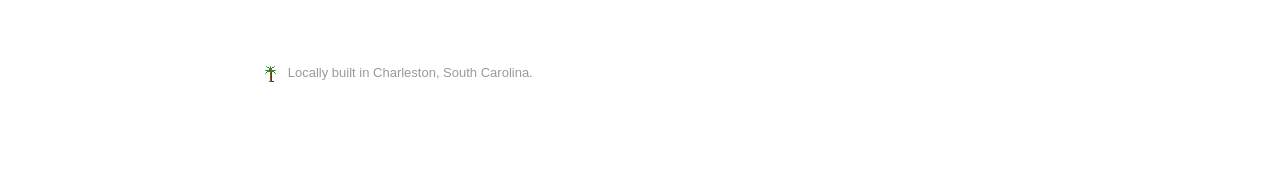
<file: broom/index.html>
<!DOCTYPE html>
<html lang="en">
<head>
    <meta charset="UTF-8">
    <!-- Google tag (gtag.js) -->
    <script async src="https://www.googletagmanager.com/gtag/js?id=G-BGLLGR4NDW"></script>
    <script>
      window.dataLayer = window.dataLayer || [];
      function gtag(){dataLayer.push(arguments);}
      gtag('js', new Date());

      gtag('config', 'G-BGLLGR4NDW');
    </script>
    <meta name="viewport" content="width=device-width, initial-scale=1.0, viewport-fit=cover">
    <meta name="theme-color" content="#ffffff">
    <title>Broom, by Arugula Motors</title>
    <meta name="description" content="Cleaning and turnover software for short-term rentals. Owned, not rented. Replaces Turno, Properly, Breezeway.">
    <meta property="og:title" content="Broom, by Arugula Motors">
    <meta property="og:description" content="Cleaning and turnover software for short-term rentals. You own it.">
    <meta property="og:type" content="website">
    <meta property="og:site_name" content="Arugula Motors">
    <meta property="og:url" content="https://www.arugulamotors.com/broom/">
    <meta property="og:image" content="https://www.arugulamotors.com/favicon-512.png">
    <link rel="canonical" href="https://www.arugulamotors.com/broom/">
    <link rel="icon" type="image/png" sizes="32x32" href="../favicon-32.png">
    <link rel="icon" type="image/png" sizes="192x192" href="../favicon-192.png">
    <link rel="icon" type="image/png" sizes="512x512" href="../favicon-512.png">
    <link rel="apple-touch-icon" sizes="180x180" href="../apple-touch-icon.png">
    <link rel="shortcut icon" href="../favicon.ico">
    <link rel="stylesheet" href="../style.css">
    <script type="application/ld+json">
    {
      "@context": "https://schema.org",
      "@graph": [
        {
          "@type": "Service",
          "name": "Broom",
          "url": "https://www.arugulamotors.com/broom/",
          "serviceType": "Short-term rental cleaning and turnover software",
          "description": "Broom is cleaning and turnover software for short-term rental operators. You pay once and own it, instead of renting Turno, Properly, or Breezeway per property every month.",
          "provider": {
            "@type": "ProfessionalService",
            "@id": "https://www.arugulamotors.com/#org",
            "name": "Arugula Motors",
            "url": "https://www.arugulamotors.com/",
            "address": {
              "@type": "PostalAddress",
              "addressLocality": "Charleston",
              "addressRegion": "SC",
              "addressCountry": "US"
            }
          },
          "areaServed": { "@type": "City", "name": "Charleston, South Carolina" },
          "offers": {
            "@type": "Offer",
            "name": "Broom build (up to 25 properties)",
            "price": "12000",
            "priceCurrency": "USD"
          }
        },
        {
          "@type": "BreadcrumbList",
          "itemListElement": [
            { "@type": "ListItem", "position": 1, "name": "Arugula Motors", "item": "https://www.arugulamotors.com/" },
            { "@type": "ListItem", "position": 2, "name": "Broom", "item": "https://www.arugulamotors.com/broom/" }
          ]
        },
        {
          "@type": "FAQPage",
          "@id": "https://www.arugulamotors.com/broom/#faq",
          "mainEntity": [
            {
              "@type": "Question",
              "name": "What is Broom?",
              "acceptedAnswer": {
                "@type": "Answer",
                "text": "Broom is cleaning and turnover software for short term rental operators. You pay once and own it, instead of renting Turno, Properly, or Breezeway per property every month. A build for up to 25 properties is $12,000."
              }
            },
            {
              "@type": "Question",
              "name": "How is Broom different from Turno, Properly, and Breezeway?",
              "acceptedAnswer": {
                "@type": "Answer",
                "text": "Those bill you per property, per month, forever. Broom does the same job for one payment. You own the source code and can take it and walk any time, with no per property fees and no transaction cuts."
              }
            },
            {
              "@type": "Question",
              "name": "What does Broom do?",
              "acceptedAnswer": {
                "@type": "Answer",
                "text": "Property checklists, cleaner assignment, photo verification from the cleaner's phone, auto pay through Stripe, an owner dashboard, Airbnb and VRBO calendar sync, and SMS to everyone. It is mobile first with no app store downloads."
              }
            },
            {
              "@type": "Question",
              "name": "What does Broom cost?",
              "acceptedAnswer": {
                "@type": "Answer",
                "text": "$12,000 to build, for up to 25 properties. Optionally $50 to $150 a month if you want us hosting it and keeping it running, cancel anytime. Or $0 ongoing if you take the source code and run it yourself. Bigger portfolios are quoted."
              }
            },
            {
              "@type": "Question",
              "name": "Do I own the source code?",
              "acceptedAnswer": {
                "@type": "Answer",
                "text": "Yes. You get the source code and full IP transfer in writing on delivery. No subscription, no per property fees, and no transaction cuts. The software stays yours."
              }
            },
            {
              "@type": "Question",
              "name": "How long does Broom take to build?",
              "acceptedAnswer": {
                "@type": "Answer",
                "text": "Four to six weeks. We test with your team, then you cut over. Sixty days of bug fixes are included."
              }
            }
          ]
        }
      ]
    }
    </script>
</head>
<body class="product-page">
    <main class="product-main">
        <a href="../" class="back-link">← arugula motors</a>

        <div class="emoji-hero" aria-hidden="true">🧹</div>

        <h1 class="product-h1">Broom</h1>
        <p class="product-lede">Cleaning and turnover software for short-term rentals. You own it.</p>

        <p>If you run STRs, you know the bleed. Turno, Properly, Breezeway. They all bill per property, per month, forever. A 30-property portfolio spends $400 to $700 a month for cleaning schedules, photo verification, and cleaner pay.</p>

        <p>Broom does the same job. You pay once. You own it. You can take the code and walk any time.</p>

        <h2>What it does</h2>
        <p>Property checklists. Cleaner assignment. Photo verification from the cleaner's phone. Auto-pay through Stripe. Owner dashboard. Airbnb and VRBO calendar sync. SMS to everyone. Mobile-first, no app store downloads.</p>

        <h2>What it costs</h2>
        <p><strong>$12,000</strong> to build, up to 25 properties. Bigger portfolios, we quote.</p>
        <p><strong>$50 to $150 a month</strong> if you want us hosting it and keeping it running. Cancel anytime.</p>
        <p>Or <strong>$0</strong>. Take the source code and run it yourself.</p>
        <p class="aside">For perspective: 30 properties on Breezeway at $20/mo is $7,200 a year, every year. Broom pays back in two.</p>

        <h2>How it works</h2>
        <p>Fifteen-minute call. We build it in four to six weeks. We test with your team. You cut over. Sixty days of bug fixes included. Then you choose: hosted, self-hosted, or take it and go.</p>

        <h2>The honest part</h2>
        <p>Source code on delivery. Full IP transfer in writing. No subscription, no per-property fees, no transaction cuts. Cancel anything in writing. The software stays yours. Made in Charleston.</p>

        <h2>Questions</h2>
        <div class="faq-item">
            <p class="faq-q">What is Broom?</p>
            <p class="faq-a">Broom is cleaning and turnover software for short term rental operators. You pay once and own it, instead of renting Turno, Properly, or Breezeway per property every month. A build for up to 25 properties is $12,000.</p>
        </div>
        <div class="faq-item">
            <p class="faq-q">How is Broom different from Turno, Properly, and Breezeway?</p>
            <p class="faq-a">Those bill you per property, per month, forever. Broom does the same job for one payment. You own the source code and can take it and walk any time, with no per property fees and no transaction cuts.</p>
        </div>
        <div class="faq-item">
            <p class="faq-q">What does Broom do?</p>
            <p class="faq-a">Property checklists, cleaner assignment, photo verification from the cleaner's phone, auto pay through Stripe, an owner dashboard, Airbnb and VRBO calendar sync, and SMS to everyone. It is mobile first with no app store downloads.</p>
        </div>
        <div class="faq-item">
            <p class="faq-q">What does Broom cost?</p>
            <p class="faq-a">$12,000 to build, for up to 25 properties. Optionally $50 to $150 a month if you want us hosting it and keeping it running, cancel anytime. Or $0 ongoing if you take the source code and run it yourself. Bigger portfolios are quoted.</p>
        </div>
        <div class="faq-item">
            <p class="faq-q">Do I own the source code?</p>
            <p class="faq-a">Yes. You get the source code and full IP transfer in writing on delivery. No subscription, no per property fees, and no transaction cuts. The software stays yours.</p>
        </div>
        <div class="faq-item">
            <p class="faq-q">How long does it take to build?</p>
            <p class="faq-a">Four to six weeks. We test with your team, then you cut over. Sixty days of bug fixes are included.</p>
        </div>

        <h2>Want to talk?</h2>
        <p>Tell us what you're using now and what's broken about it.</p>

        <form id="broomForm" class="prose-form" novalidate>
            <input id="broomName" name="name" type="text" placeholder="your name" autocomplete="name" required>
            <input id="broomContact" name="contact" type="text" placeholder="email or cell" autocomplete="email" required>
            <input id="broomPortfolio" name="portfolio" type="text" placeholder="how many properties? (rough is fine)" inputmode="numeric">
            <textarea id="broomMessage" name="message" placeholder="what are you using now and what's broken about it?" rows="4"></textarea>
            <button type="submit">Send it</button>
            <p class="status" id="status" role="status" aria-live="polite"></p>
        </form>

        <p class="locale"><img class="palmetto" src="../palmetto.svg" alt="" width="17" height="18" aria-hidden="true">Locally built in Charleston, South Carolina.</p>
    </main>

    <script src="broom.js"></script>
</body>
</html>
</file>
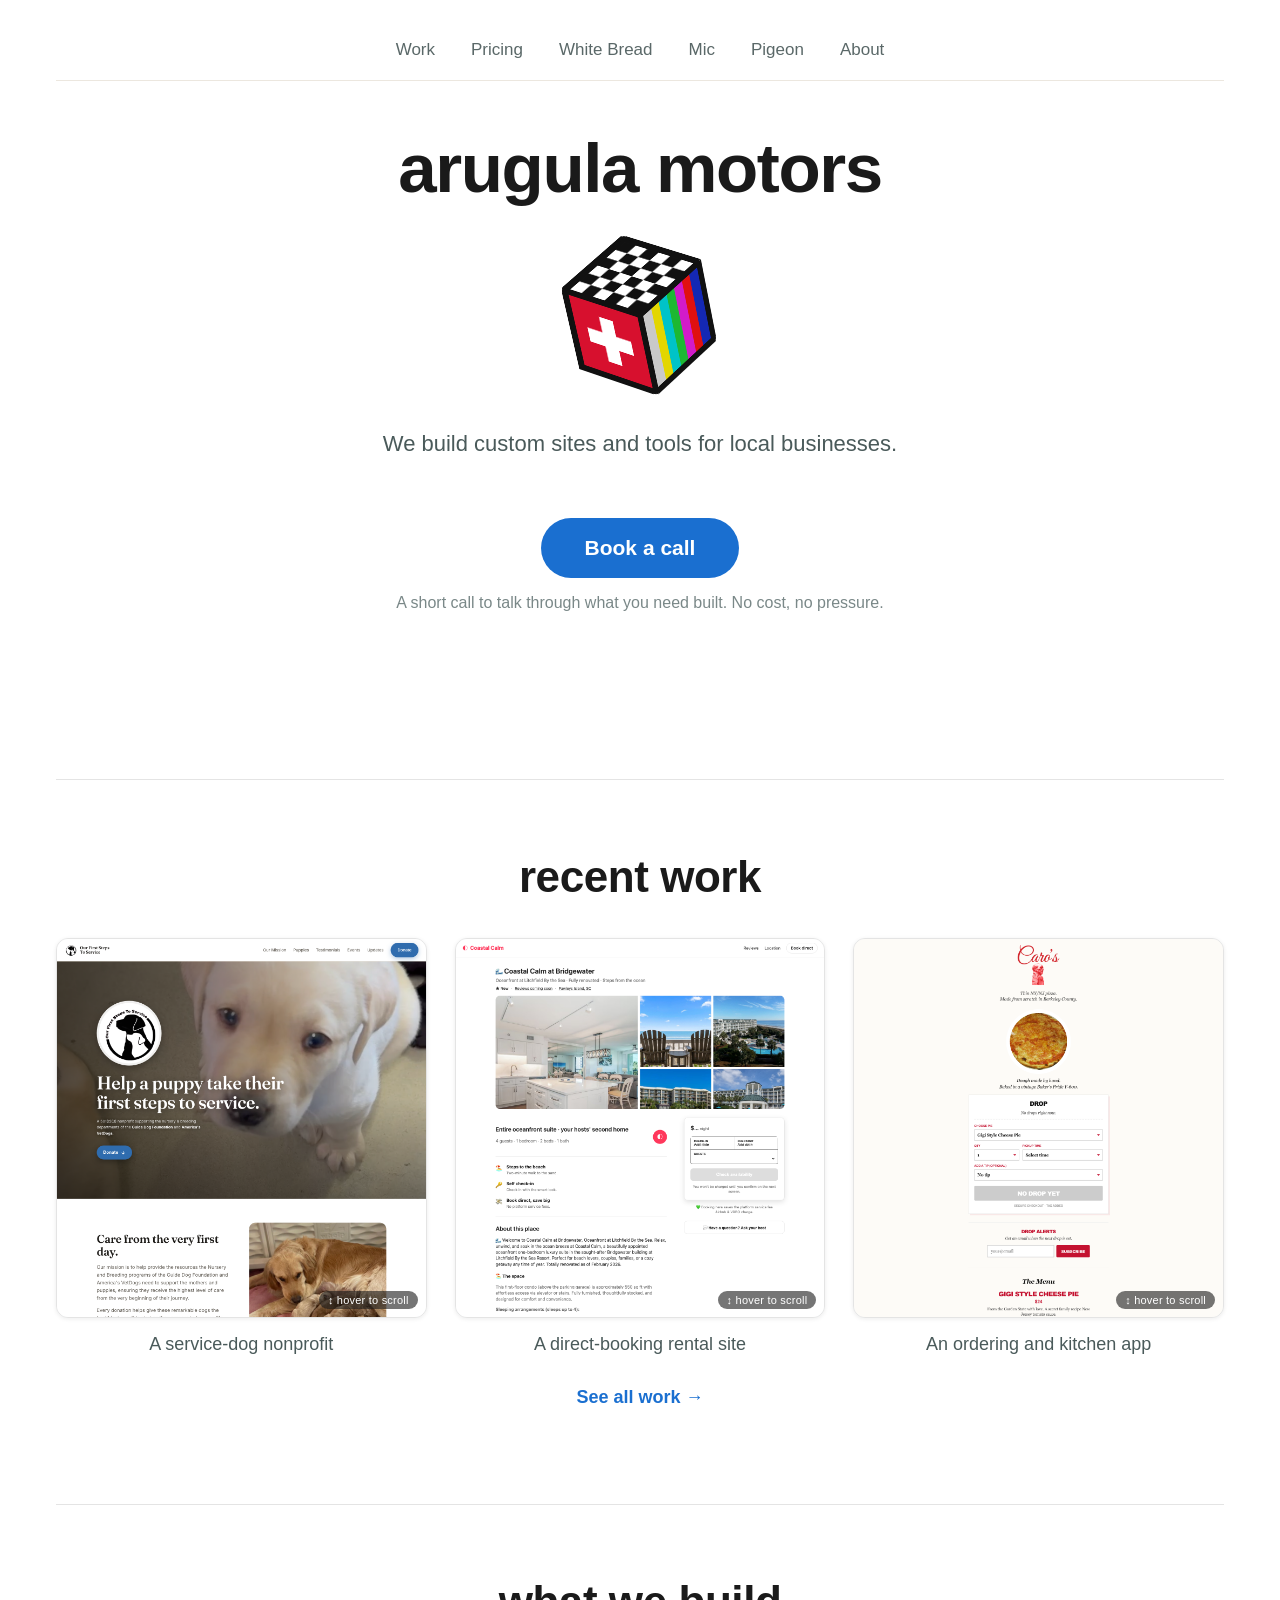
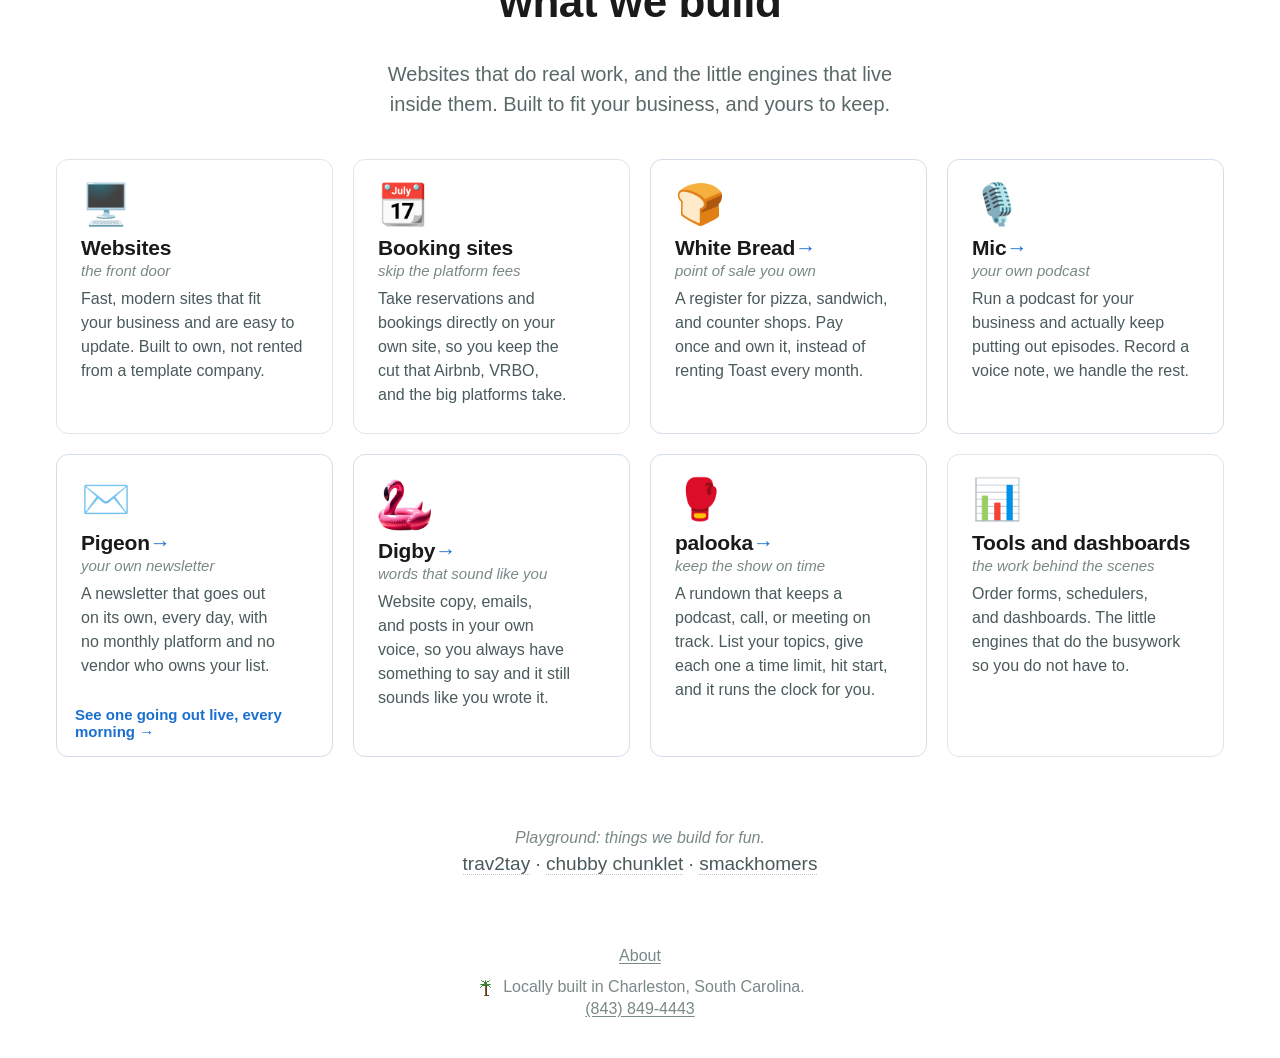
<file: builds/index.html>
<!DOCTYPE html>
<html lang="en">
<head>
    <meta charset="UTF-8">
    <!-- Retired page. Old links land on the homepage. -->
    <title>Arugula Motors</title>
    <meta name="robots" content="noindex">
    <link rel="canonical" href="https://www.arugulamotors.com/">
    <meta http-equiv="refresh" content="0; url=/">
    <script>location.replace('/');</script>
</head>
<body>
    <p><a href="/">Arugula Motors</a></p>
</body>
</html>
</file>
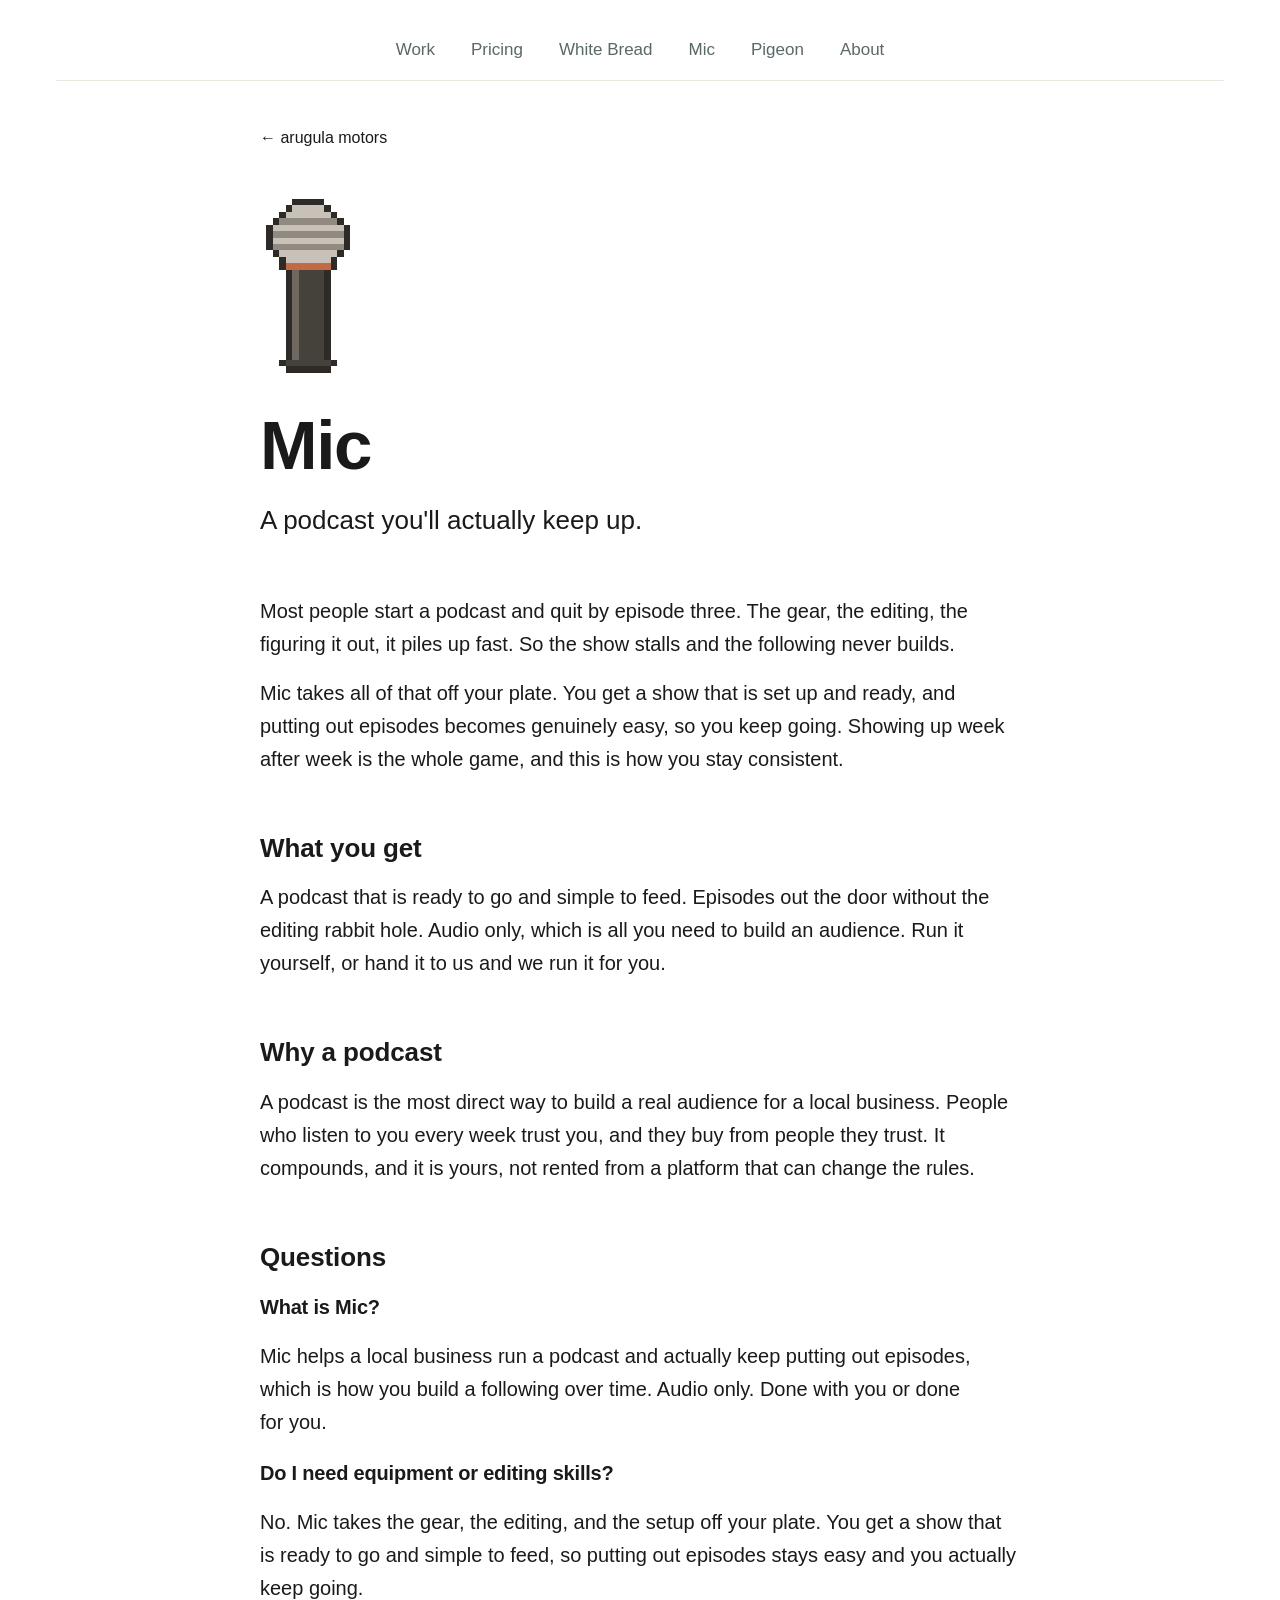
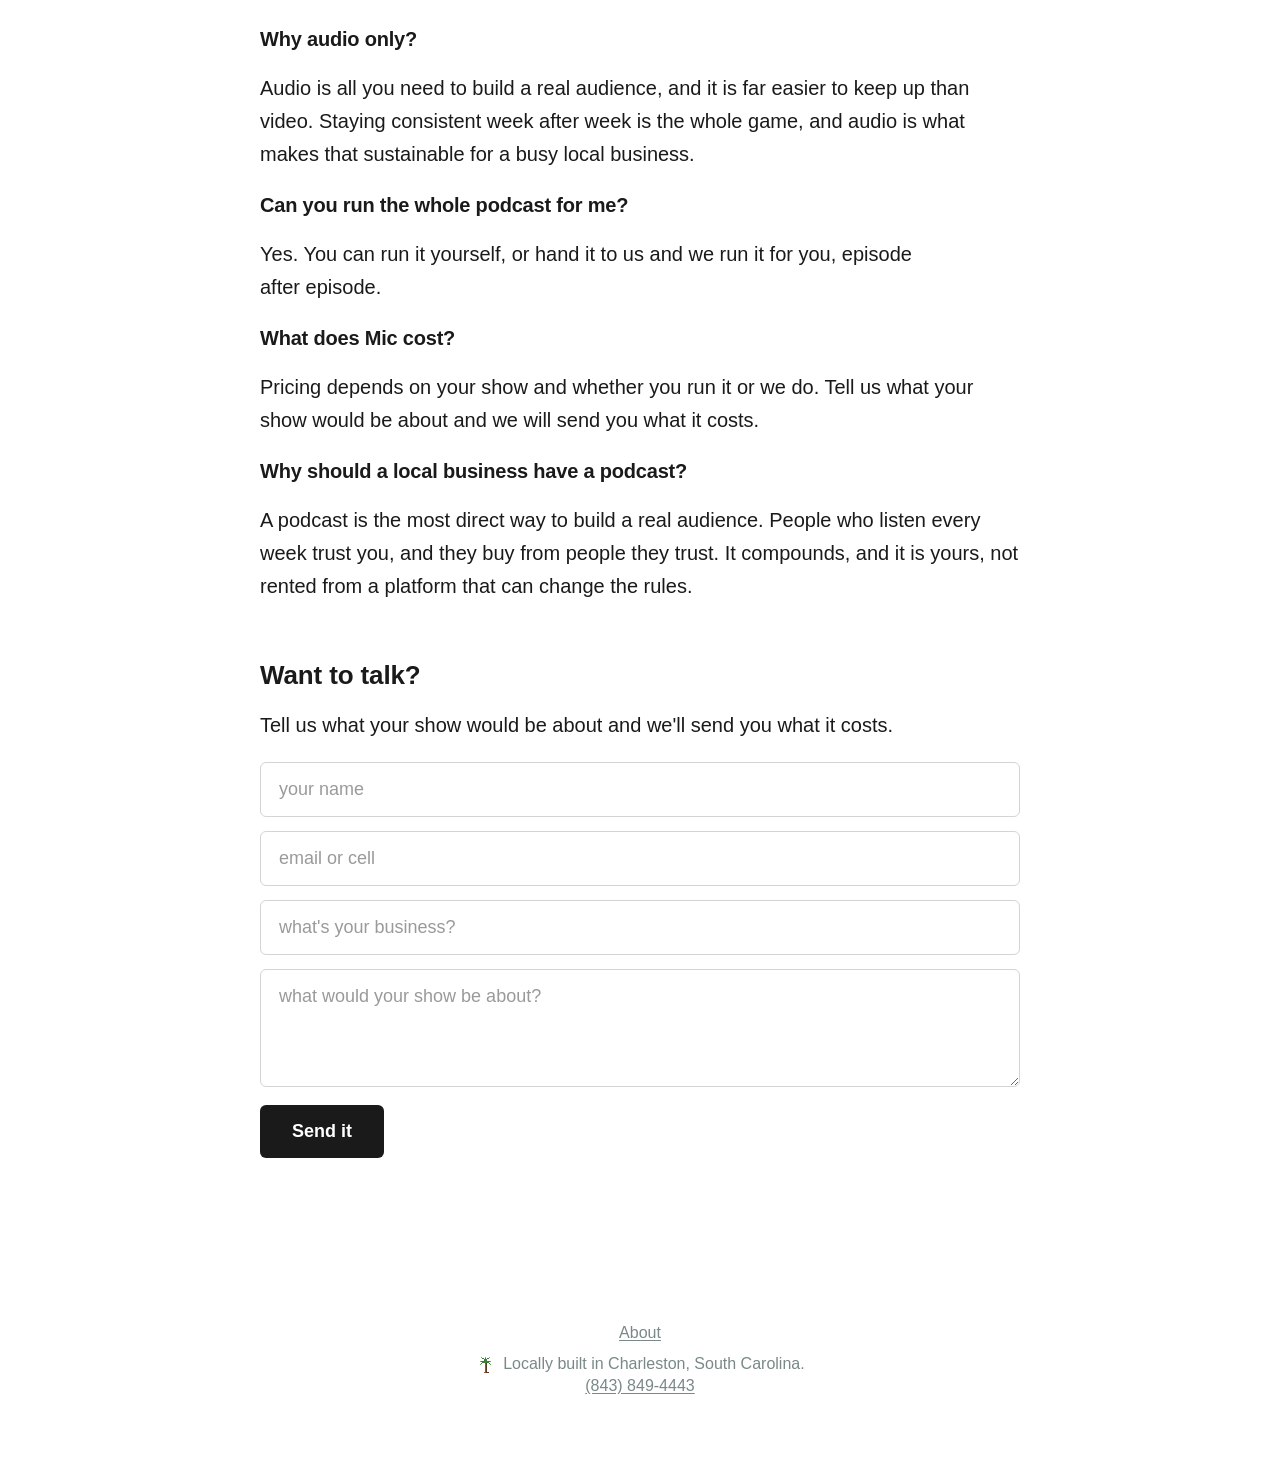
<file: mic/index.html>
<!DOCTYPE html>
<html lang="en">
<head>
    <meta charset="UTF-8">
    <!-- Google tag (gtag.js) -->
    <script async src="https://www.googletagmanager.com/gtag/js?id=G-BGLLGR4NDW"></script>
    <script>
      window.dataLayer = window.dataLayer || [];
      function gtag(){dataLayer.push(arguments);}
      gtag('js', new Date());

      gtag('config', 'G-BGLLGR4NDW');
    </script>
    <meta name="viewport" content="width=device-width, initial-scale=1.0, viewport-fit=cover">
    <meta name="theme-color" content="#ffffff">
    <title>Mic, by Arugula Motors</title>
    <meta name="description" content="Mic is the easy way to run a podcast. Get a show set up and put out episodes consistently, which is how you build a following. Audio only. Made in Charleston.">
    <meta property="og:title" content="Mic, by Arugula Motors">
    <meta property="og:description" content="The easy way to run a podcast and actually keep putting out episodes.">
    <meta property="og:type" content="website">
    <meta property="og:site_name" content="Arugula Motors">
    <meta property="og:url" content="https://www.arugulamotors.com/mic/">
    <meta property="og:image" content="https://www.arugulamotors.com/favicon-512.png">
    <link rel="canonical" href="https://www.arugulamotors.com/mic/">
    <link rel="icon" type="image/png" sizes="32x32" href="../favicon-32.png">
    <link rel="icon" type="image/png" sizes="192x192" href="../favicon-192.png">
    <link rel="icon" type="image/png" sizes="512x512" href="../favicon-512.png">
    <link rel="apple-touch-icon" sizes="180x180" href="../apple-touch-icon.png">
    <link rel="shortcut icon" href="../favicon.ico">
    <link rel="stylesheet" href="../style.css">
    <script type="application/ld+json">
    {
      "@context": "https://schema.org",
      "@graph": [
        {
          "@type": "Service",
          "name": "Mic",
          "url": "https://www.arugulamotors.com/mic/",
          "serviceType": "Podcast setup and production for small businesses",
          "description": "Mic gets a local business set up with a podcast and an easy way to keep putting out episodes, so they build a following. Audio only. Done with you or done for you.",
          "provider": {
            "@type": "ProfessionalService",
            "@id": "https://www.arugulamotors.com/#org",
            "name": "Arugula Motors",
            "url": "https://www.arugulamotors.com/",
            "address": {
              "@type": "PostalAddress",
              "addressLocality": "Charleston",
              "addressRegion": "SC",
              "addressCountry": "US"
            }
          },
          "areaServed": { "@type": "City", "name": "Charleston, South Carolina" }
        },
        {
          "@type": "BreadcrumbList",
          "itemListElement": [
            { "@type": "ListItem", "position": 1, "name": "Arugula Motors", "item": "https://www.arugulamotors.com/" },
            { "@type": "ListItem", "position": 2, "name": "Mic", "item": "https://www.arugulamotors.com/mic/" }
          ]
        },
        {
          "@type": "FAQPage",
          "@id": "https://www.arugulamotors.com/mic/#faq",
          "mainEntity": [
            {
              "@type": "Question",
              "name": "What is Mic?",
              "acceptedAnswer": {
                "@type": "Answer",
                "text": "Mic helps a local business run a podcast and actually keep putting out episodes, which is how you build a following over time. Audio only. Done with you or done for you."
              }
            },
            {
              "@type": "Question",
              "name": "Do I need equipment or editing skills for Mic?",
              "acceptedAnswer": {
                "@type": "Answer",
                "text": "No. Mic takes the gear, the editing, and the setup off your plate. You get a show that is ready to go and simple to feed, so putting out episodes stays easy and you actually keep going."
              }
            },
            {
              "@type": "Question",
              "name": "Why is Mic audio only?",
              "acceptedAnswer": {
                "@type": "Answer",
                "text": "Audio is all you need to build a real audience, and it is far easier to keep up than video. Staying consistent week after week is the whole game, and audio is what makes that sustainable for a busy local business."
              }
            },
            {
              "@type": "Question",
              "name": "Can you run the whole podcast for me?",
              "acceptedAnswer": {
                "@type": "Answer",
                "text": "Yes. You can run it yourself, or hand it to us and we run it for you, episode after episode."
              }
            },
            {
              "@type": "Question",
              "name": "What does Mic cost?",
              "acceptedAnswer": {
                "@type": "Answer",
                "text": "Pricing depends on your show and whether you run it or we do. Tell us what your show would be about and we will send you what it costs."
              }
            },
            {
              "@type": "Question",
              "name": "Why should a local business have a podcast?",
              "acceptedAnswer": {
                "@type": "Answer",
                "text": "A podcast is the most direct way to build a real audience. People who listen every week trust you, and they buy from people they trust. It compounds, and it is yours, not rented from a platform that can change the rules."
              }
            }
          ]
        }
      ]
    }
    </script>
</head>
<body class="product-page">
    <header class="site-header">
        <nav class="site-nav">
            <a href="../work/" class="nav-link">Work</a>
            <a href="../pricing/" class="nav-link">Pricing</a>
            <a href="../white-bread/" class="nav-link">White Bread</a>
            <a href="../mic/" class="nav-link">Mic</a>
            <a href="../pigeon/" class="nav-link">Pigeon</a>
            <a href="../about/" class="nav-link">About</a>
        </nav>
    </header>
    <main class="product-main">
        <a href="../" class="back-link">← arugula motors</a>

        <img class="product-mark" src="mic-mark.svg" alt="" width="128" height="224" aria-hidden="true">

        <h1 class="product-h1">Mic</h1>
        <p class="product-lede">A podcast you'll actually keep up.</p>

        <p>Most people start a podcast and quit by episode three. The gear, the editing, the figuring it out, it piles up fast. So the show stalls and the following never builds.</p>

        <p>Mic takes all of that off your plate. You get a show that is set up and ready, and putting out episodes becomes genuinely easy, so you keep going. Showing up week after week is the whole game, and this is how you stay consistent.</p>

        <h2>What you get</h2>
        <p>A podcast that is ready to go and simple to feed. Episodes out the door without the editing rabbit hole. Audio only, which is all you need to build an audience. Run it yourself, or hand it to us and we run it for you.</p>

        <h2>Why a podcast</h2>
        <p>A podcast is the most direct way to build a real audience for a local business. People who listen to you every week trust you, and they buy from people they trust. It compounds, and it is yours, not rented from a platform that can change the rules.</p>

        <h2>Questions</h2>
        <div class="faq-item">
            <p class="faq-q">What is Mic?</p>
            <p class="faq-a">Mic helps a local business run a podcast and actually keep putting out episodes, which is how you build a following over time. Audio only. Done with you or done for you.</p>
        </div>
        <div class="faq-item">
            <p class="faq-q">Do I need equipment or editing skills?</p>
            <p class="faq-a">No. Mic takes the gear, the editing, and the setup off your plate. You get a show that is ready to go and simple to feed, so putting out episodes stays easy and you actually keep going.</p>
        </div>
        <div class="faq-item">
            <p class="faq-q">Why audio only?</p>
            <p class="faq-a">Audio is all you need to build a real audience, and it is far easier to keep up than video. Staying consistent week after week is the whole game, and audio is what makes that sustainable for a busy local business.</p>
        </div>
        <div class="faq-item">
            <p class="faq-q">Can you run the whole podcast for me?</p>
            <p class="faq-a">Yes. You can run it yourself, or hand it to us and we run it for you, episode after episode.</p>
        </div>
        <div class="faq-item">
            <p class="faq-q">What does Mic cost?</p>
            <p class="faq-a">Pricing depends on your show and whether you run it or we do. Tell us what your show would be about and we will send you what it costs.</p>
        </div>
        <div class="faq-item">
            <p class="faq-q">Why should a local business have a podcast?</p>
            <p class="faq-a">A podcast is the most direct way to build a real audience. People who listen every week trust you, and they buy from people they trust. It compounds, and it is yours, not rented from a platform that can change the rules.</p>
        </div>

        <h2>Want to talk?</h2>
        <p>Tell us what your show would be about and we'll send you what it costs.</p>

        <form id="micForm" class="prose-form" novalidate>
            <input id="micName" name="name" type="text" placeholder="your name" autocomplete="name" required>
            <input id="micContact" name="contact" type="text" placeholder="email or cell" autocomplete="email" required>
            <input id="micBusiness" name="business" type="text" placeholder="what's your business?">
            <textarea id="micMessage" name="message" placeholder="what would your show be about?" rows="4"></textarea>
            <button type="submit">Send it</button>
            <p class="status" id="status" role="status" aria-live="polite"></p>
        </form>

    </main>

    <footer class="footer">
        <a class="footer-link footer-about" href="../about/">About</a>
        <img class="palmetto" src="../palmetto.svg" alt="" width="17" height="18" aria-hidden="true">Locally built in Charleston, South Carolina.<br>
        <a class="footer-link" href="tel:+18438494443">(843) 849-4443</a>
    </footer>

    <script src="mic.js"></script>
</body>
</html>
</file>
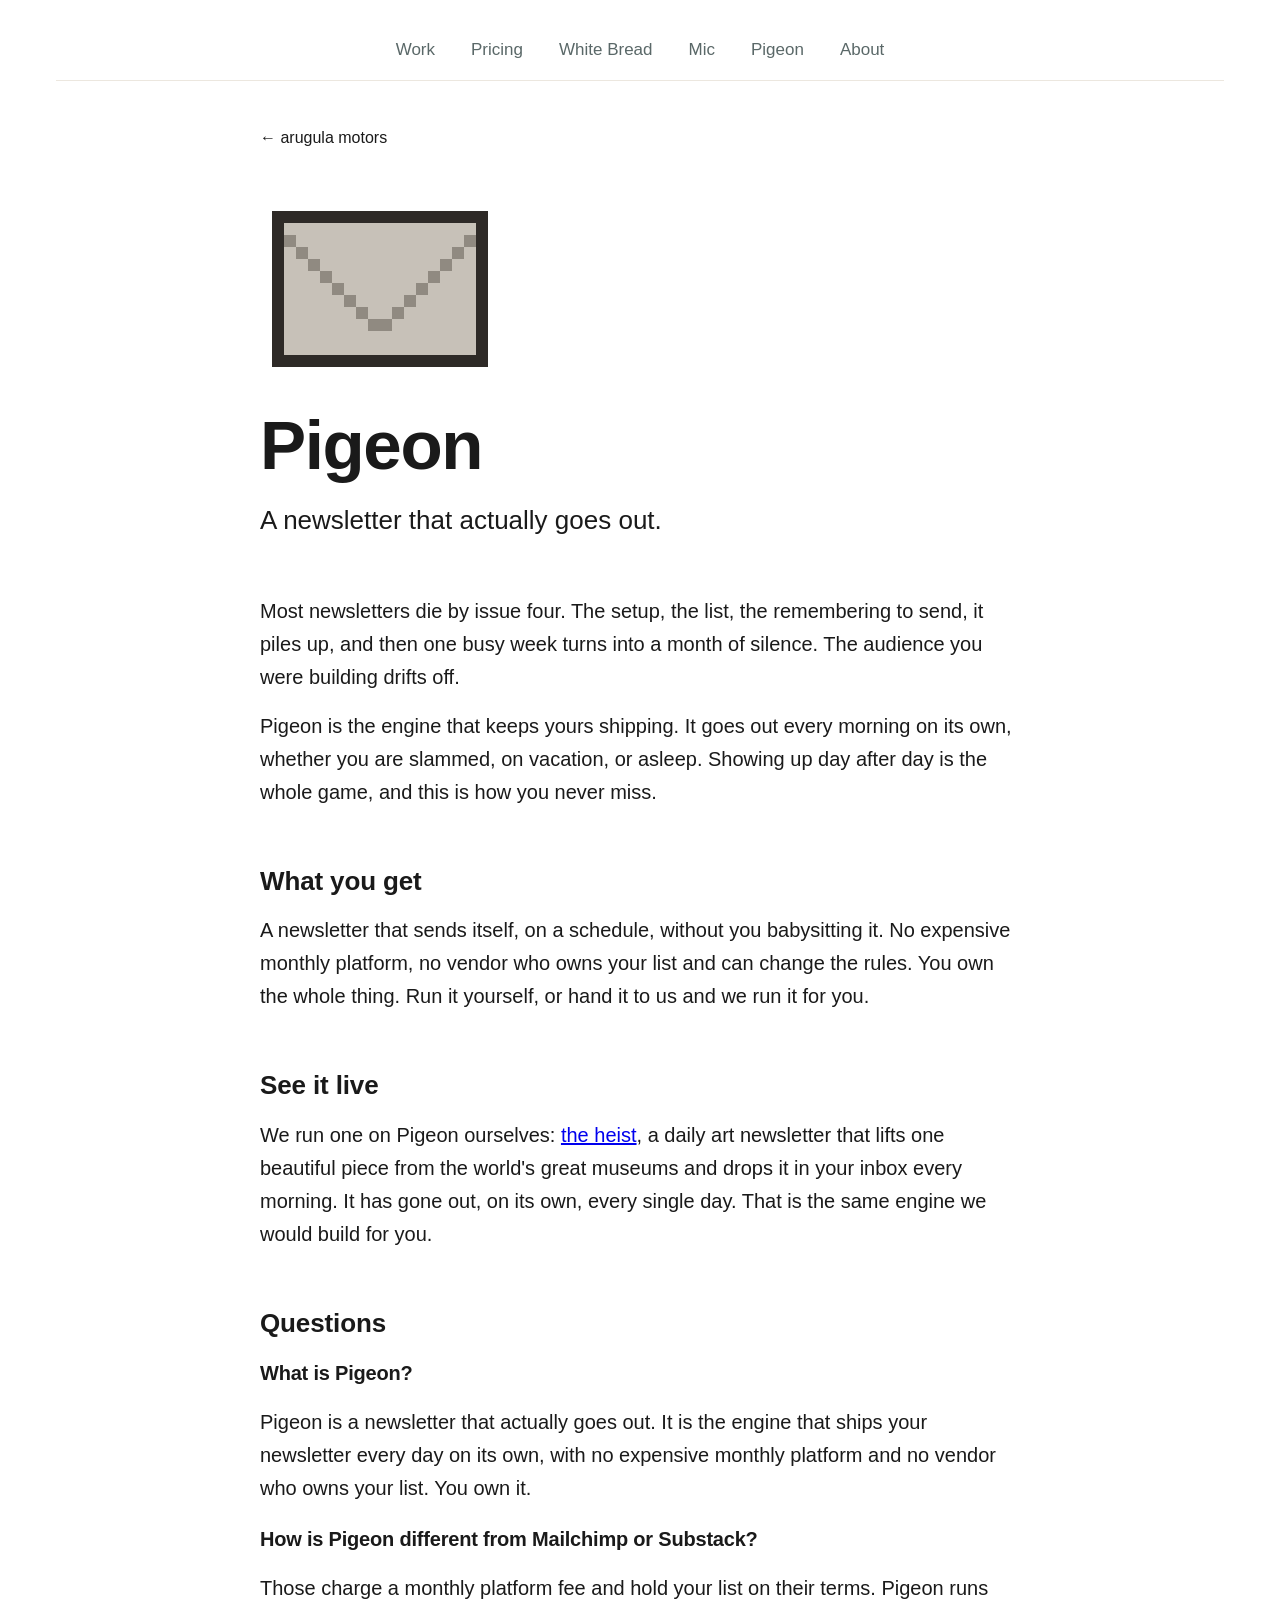
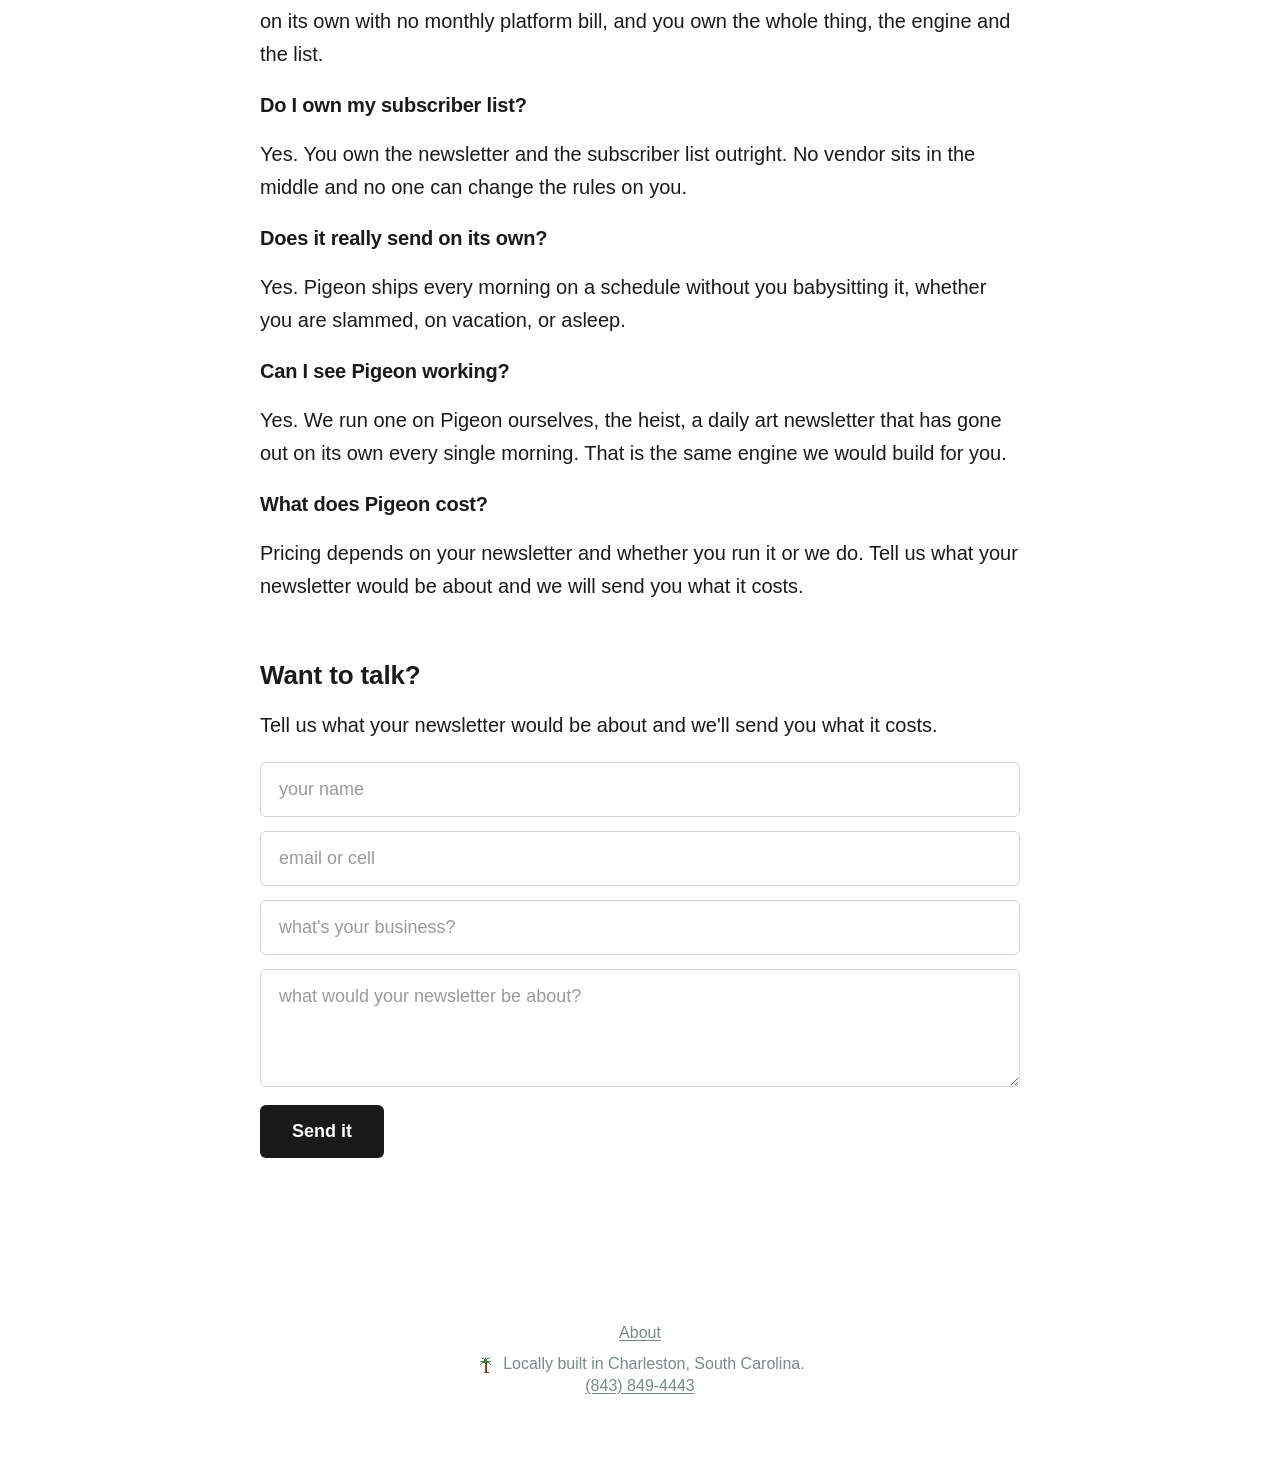
<file: pigeon/index.html>
<!DOCTYPE html>
<html lang="en">
<head>
    <meta charset="UTF-8">
    <!-- Google tag (gtag.js) -->
    <script async src="https://www.googletagmanager.com/gtag/js?id=G-BGLLGR4NDW"></script>
    <script>
      window.dataLayer = window.dataLayer || [];
      function gtag(){dataLayer.push(arguments);}
      gtag('js', new Date());

      gtag('config', 'G-BGLLGR4NDW');
    </script>
    <meta name="viewport" content="width=device-width, initial-scale=1.0, viewport-fit=cover">
    <meta name="theme-color" content="#ffffff">
    <title>Pigeon, by Arugula Motors</title>
    <meta name="description" content="Pigeon is a newsletter that actually goes out. The engine that ships your newsletter every day on its own, no vendor, no monthly platform fee. You own it. Made in Charleston.">
    <meta property="og:title" content="Pigeon, by Arugula Motors">
    <meta property="og:description" content="A newsletter that actually goes out. The engine that keeps yours shipping, every day, on its own.">
    <meta property="og:type" content="website">
    <meta property="og:site_name" content="Arugula Motors">
    <meta property="og:url" content="https://www.arugulamotors.com/pigeon/">
    <meta property="og:image" content="https://www.arugulamotors.com/favicon-512.png">
    <link rel="canonical" href="https://www.arugulamotors.com/pigeon/">
    <link rel="icon" type="image/png" sizes="32x32" href="../favicon-32.png">
    <link rel="icon" type="image/png" sizes="192x192" href="../favicon-192.png">
    <link rel="icon" type="image/png" sizes="512x512" href="../favicon-512.png">
    <link rel="apple-touch-icon" sizes="180x180" href="../apple-touch-icon.png">
    <link rel="shortcut icon" href="../favicon.ico">
    <link rel="stylesheet" href="../style.css">
    <script type="application/ld+json">
    {
      "@context": "https://schema.org",
      "@graph": [
        {
          "@type": "Service",
          "name": "Pigeon",
          "url": "https://www.arugulamotors.com/pigeon/",
          "serviceType": "Custom email newsletter, built and owned",
          "description": "Pigeon is a newsletter engine that sends your newsletter every day on its own. No vendor, no monthly platform fee. You own it. Done with you or done for you.",
          "provider": {
            "@type": "ProfessionalService",
            "@id": "https://www.arugulamotors.com/#org",
            "name": "Arugula Motors",
            "url": "https://www.arugulamotors.com/",
            "address": {
              "@type": "PostalAddress",
              "addressLocality": "Charleston",
              "addressRegion": "SC",
              "addressCountry": "US"
            }
          },
          "areaServed": { "@type": "City", "name": "Charleston, South Carolina" }
        },
        {
          "@type": "BreadcrumbList",
          "itemListElement": [
            { "@type": "ListItem", "position": 1, "name": "Arugula Motors", "item": "https://www.arugulamotors.com/" },
            { "@type": "ListItem", "position": 2, "name": "Pigeon", "item": "https://www.arugulamotors.com/pigeon/" }
          ]
        },
        {
          "@type": "FAQPage",
          "@id": "https://www.arugulamotors.com/pigeon/#faq",
          "mainEntity": [
            {
              "@type": "Question",
              "name": "What is Pigeon?",
              "acceptedAnswer": {
                "@type": "Answer",
                "text": "Pigeon is a newsletter that actually goes out. It is the engine that ships your newsletter every day on its own, with no expensive monthly platform and no vendor who owns your list. You own it."
              }
            },
            {
              "@type": "Question",
              "name": "How is Pigeon different from Mailchimp or Substack?",
              "acceptedAnswer": {
                "@type": "Answer",
                "text": "Those charge a monthly platform fee and hold your list on their terms. Pigeon runs on its own with no monthly platform bill, and you own the whole thing, the engine and the list."
              }
            },
            {
              "@type": "Question",
              "name": "Do I own my subscriber list?",
              "acceptedAnswer": {
                "@type": "Answer",
                "text": "Yes. You own the newsletter and the subscriber list outright. No vendor sits in the middle and no one can change the rules on you."
              }
            },
            {
              "@type": "Question",
              "name": "Does Pigeon really send on its own?",
              "acceptedAnswer": {
                "@type": "Answer",
                "text": "Yes. Pigeon ships every morning on a schedule without you babysitting it, whether you are slammed, on vacation, or asleep."
              }
            },
            {
              "@type": "Question",
              "name": "Can I see Pigeon working?",
              "acceptedAnswer": {
                "@type": "Answer",
                "text": "Yes. We run one on Pigeon ourselves, the heist, a daily art newsletter that has gone out on its own every single morning. That is the same engine we would build for you."
              }
            },
            {
              "@type": "Question",
              "name": "What does Pigeon cost?",
              "acceptedAnswer": {
                "@type": "Answer",
                "text": "Pricing depends on your newsletter and whether you run it or we do. Tell us what your newsletter would be about and we will send you what it costs."
              }
            }
          ]
        }
      ]
    }
    </script>
</head>
<body class="product-page">
    <header class="site-header">
        <nav class="site-nav">
            <a href="../work/" class="nav-link">Work</a>
            <a href="../pricing/" class="nav-link">Pricing</a>
            <a href="../white-bread/" class="nav-link">White Bread</a>
            <a href="../mic/" class="nav-link">Mic</a>
            <a href="../pigeon/" class="nav-link">Pigeon</a>
            <a href="../about/" class="nav-link">About</a>
        </nav>
    </header>
    <main class="product-main">
        <a href="../" class="back-link">← arugula motors</a>

        <img class="product-mark" src="pigeon-mark.svg" alt="" width="160" height="120" aria-hidden="true">

        <h1 class="product-h1">Pigeon</h1>
        <p class="product-lede">A newsletter that actually goes out.</p>

        <p>Most newsletters die by issue four. The setup, the list, the remembering to send, it piles up, and then one busy week turns into a month of silence. The audience you were building drifts off.</p>

        <p>Pigeon is the engine that keeps yours shipping. It goes out every morning on its own, whether you are slammed, on vacation, or asleep. Showing up day after day is the whole game, and this is how you never miss.</p>

        <h2>What you get</h2>
        <p>A newsletter that sends itself, on a schedule, without you babysitting it. No expensive monthly platform, no vendor who owns your list and can change the rules. You own the whole thing. Run it yourself, or hand it to us and we run it for you.</p>

        <h2>See it live</h2>
        <p>We run one on Pigeon ourselves: <a href="https://heist.arugulamotors.com">the heist</a>, a daily art newsletter that lifts one beautiful piece from the world's great museums and drops it in your inbox every morning. It has gone out, on its own, every single day. That is the same engine we would build for you.</p>

        <h2>Questions</h2>
        <div class="faq-item">
            <p class="faq-q">What is Pigeon?</p>
            <p class="faq-a">Pigeon is a newsletter that actually goes out. It is the engine that ships your newsletter every day on its own, with no expensive monthly platform and no vendor who owns your list. You own it.</p>
        </div>
        <div class="faq-item">
            <p class="faq-q">How is Pigeon different from Mailchimp or Substack?</p>
            <p class="faq-a">Those charge a monthly platform fee and hold your list on their terms. Pigeon runs on its own with no monthly platform bill, and you own the whole thing, the engine and the list.</p>
        </div>
        <div class="faq-item">
            <p class="faq-q">Do I own my subscriber list?</p>
            <p class="faq-a">Yes. You own the newsletter and the subscriber list outright. No vendor sits in the middle and no one can change the rules on you.</p>
        </div>
        <div class="faq-item">
            <p class="faq-q">Does it really send on its own?</p>
            <p class="faq-a">Yes. Pigeon ships every morning on a schedule without you babysitting it, whether you are slammed, on vacation, or asleep.</p>
        </div>
        <div class="faq-item">
            <p class="faq-q">Can I see Pigeon working?</p>
            <p class="faq-a">Yes. We run one on Pigeon ourselves, the heist, a daily art newsletter that has gone out on its own every single morning. That is the same engine we would build for you.</p>
        </div>
        <div class="faq-item">
            <p class="faq-q">What does Pigeon cost?</p>
            <p class="faq-a">Pricing depends on your newsletter and whether you run it or we do. Tell us what your newsletter would be about and we will send you what it costs.</p>
        </div>

        <h2>Want to talk?</h2>
        <p>Tell us what your newsletter would be about and we'll send you what it costs.</p>

        <form id="pigeonForm" class="prose-form" novalidate>
            <input id="pigeonName" name="name" type="text" placeholder="your name" autocomplete="name" required>
            <input id="pigeonContact" name="contact" type="text" placeholder="email or cell" autocomplete="email" required>
            <input id="pigeonBusiness" name="business" type="text" placeholder="what's your business?">
            <textarea id="pigeonMessage" name="message" placeholder="what would your newsletter be about?" rows="4"></textarea>
            <button type="submit">Send it</button>
            <p class="status" id="status" role="status" aria-live="polite"></p>
        </form>

    </main>

    <footer class="footer">
        <a class="footer-link footer-about" href="../about/">About</a>
        <img class="palmetto" src="../palmetto.svg" alt="" width="17" height="18" aria-hidden="true">Locally built in Charleston, South Carolina.<br>
        <a class="footer-link" href="tel:+18438494443">(843) 849-4443</a>
    </footer>

    <script src="pigeon.js"></script>
</body>
</html>
</file>
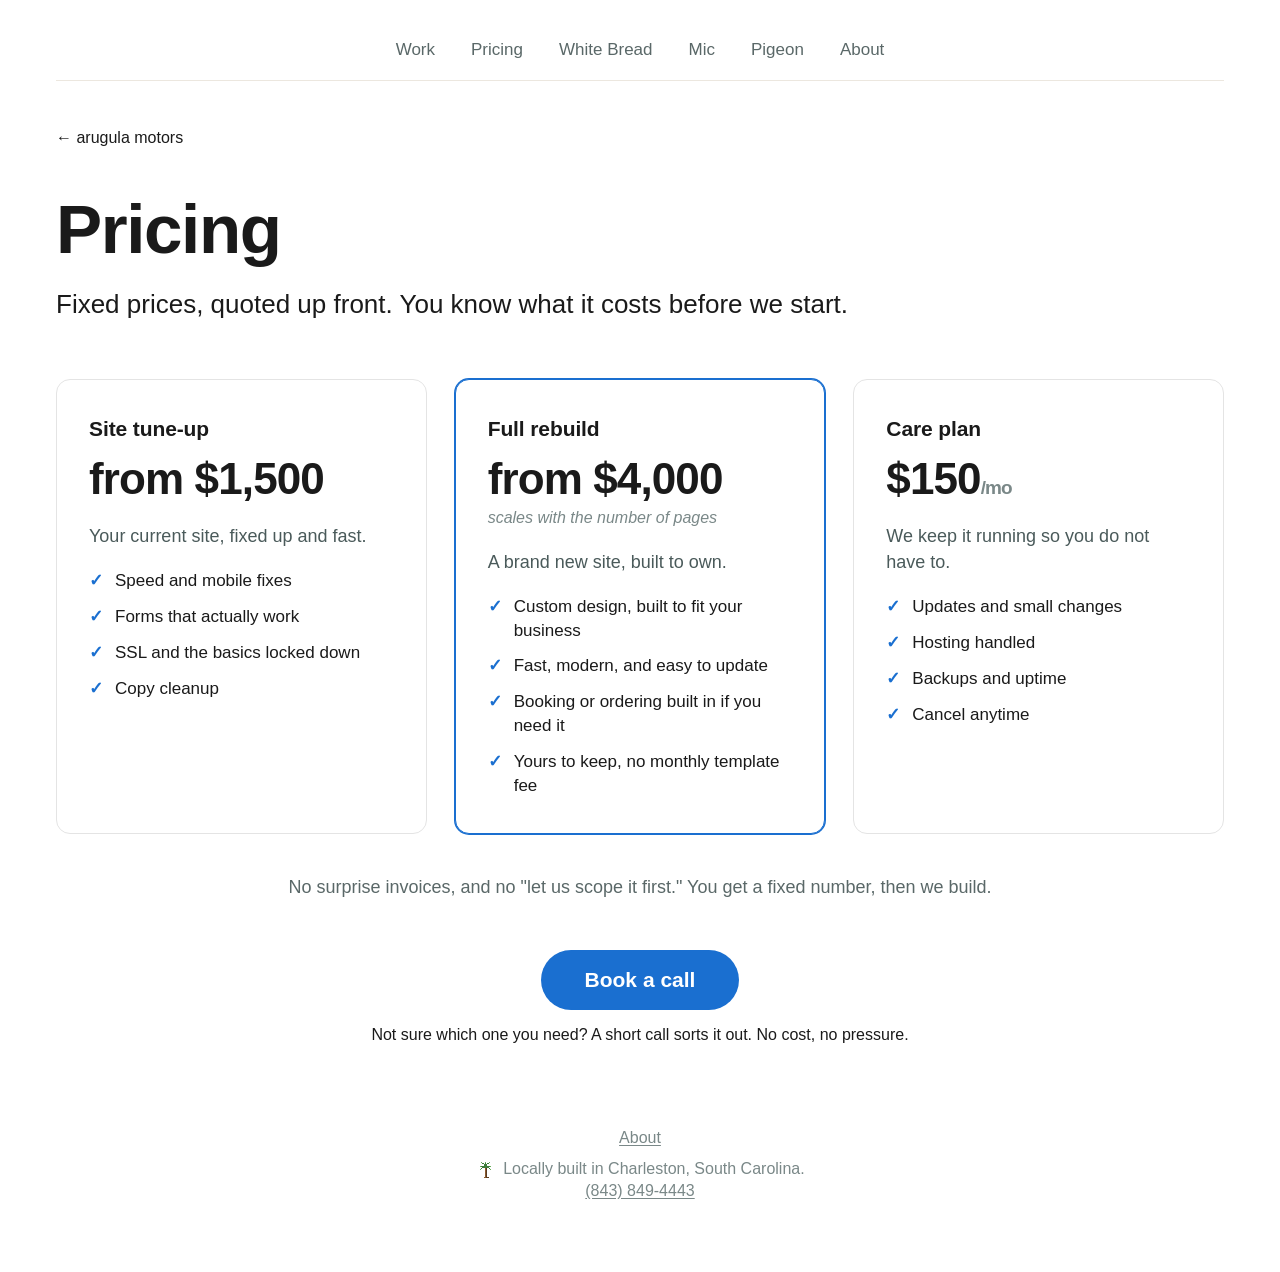
<file: pricing/index.html>
<!DOCTYPE html>
<html lang="en">
<head>
    <meta charset="UTF-8">
    <!-- Google tag (gtag.js) -->
    <script async src="https://www.googletagmanager.com/gtag/js?id=G-BGLLGR4NDW"></script>
    <script>
      window.dataLayer = window.dataLayer || [];
      function gtag(){dataLayer.push(arguments);}
      gtag('js', new Date());

      gtag('config', 'G-BGLLGR4NDW');
    </script>
    <meta name="viewport" content="width=device-width, initial-scale=1.0, viewport-fit=cover">
    <meta name="theme-color" content="#ffffff">
    <title>Pricing | Arugula Motors</title>
    <meta name="description" content="Fixed prices from Arugula Motors. Site tune-up around $1,500, a full rebuild from $4,000 to $8,000, and a care plan at $150 a month. Quoted up front, no surprise invoices.">
    <meta property="og:title" content="Pricing | Arugula Motors">
    <meta property="og:description" content="Fixed prices, quoted up front. Tune-up, rebuild, and a monthly care plan.">
    <meta property="og:type" content="website">
    <meta property="og:site_name" content="Arugula Motors">
    <meta property="og:url" content="https://www.arugulamotors.com/pricing/">
    <meta property="og:image" content="https://www.arugulamotors.com/favicon-512.png">
    <link rel="canonical" href="https://www.arugulamotors.com/pricing/">
    <link rel="icon" type="image/png" sizes="32x32" href="../favicon-32.png">
    <link rel="icon" type="image/png" sizes="192x192" href="../favicon-192.png">
    <link rel="icon" type="image/png" sizes="512x512" href="../favicon-512.png">
    <link rel="apple-touch-icon" sizes="180x180" href="../apple-touch-icon.png">
    <link rel="shortcut icon" href="../favicon.ico">
    <link rel="stylesheet" href="../style.css">
    <script type="application/ld+json">
    {
      "@context": "https://schema.org",
      "@type": "OfferCatalog",
      "name": "Arugula Motors website pricing",
      "url": "https://www.arugulamotors.com/pricing/",
      "provider": {
        "@type": "ProfessionalService",
        "@id": "https://www.arugulamotors.com/#org",
        "name": "Arugula Motors",
        "url": "https://www.arugulamotors.com/"
      },
      "itemListElement": [
        {
          "@type": "Offer",
          "name": "Site tune-up",
          "description": "Speed and mobile fixes, working forms, SSL, and a copy cleanup on your current website.",
          "price": "1500",
          "priceCurrency": "USD"
        },
        {
          "@type": "Offer",
          "name": "Full rebuild",
          "description": "A brand new custom website, built to fit your business and yours to own. Price depends on the number of pages.",
          "priceCurrency": "USD",
          "priceSpecification": {
            "@type": "PriceSpecification",
            "minPrice": "4000",
            "maxPrice": "8000",
            "priceCurrency": "USD"
          }
        },
        {
          "@type": "Offer",
          "name": "Care plan",
          "description": "Ongoing updates, small changes, and hosting. Cancel anytime.",
          "price": "150",
          "priceCurrency": "USD",
          "priceSpecification": {
            "@type": "UnitPriceSpecification",
            "price": "150",
            "priceCurrency": "USD",
            "unitText": "MONTH"
          }
        }
      ]
    }
    </script>
</head>
<body class="product-page wide">
    <header class="site-header">
        <nav class="site-nav">
            <a href="../work/" class="nav-link">Work</a>
            <a href="../pricing/" class="nav-link">Pricing</a>
            <a href="../white-bread/" class="nav-link">White Bread</a>
            <a href="../mic/" class="nav-link">Mic</a>
            <a href="../pigeon/" class="nav-link">Pigeon</a>
            <a href="../about/" class="nav-link">About</a>
        </nav>
    </header>
    <main class="product-main">
        <a href="../" class="back-link">← arugula motors</a>

        <h1 class="product-h1">Pricing</h1>
        <p class="product-lede">Fixed prices, quoted up front. You know what it costs before we start.</p>

        <div class="price-list">
            <article class="price-card">
                <h2 class="price-name">Site tune-up</h2>
                <p class="price-amount">from $1,500</p>
                <p class="price-line">Your current site, fixed up and fast.</p>
                <ul class="price-features">
                    <li>Speed and mobile fixes</li>
                    <li>Forms that actually work</li>
                    <li>SSL and the basics locked down</li>
                    <li>Copy cleanup</li>
                </ul>
            </article>

            <article class="price-card price-card-feature">
                <h2 class="price-name">Full rebuild</h2>
                <p class="price-amount">from $4,000</p>
                <p class="price-sub">scales with the number of pages</p>
                <p class="price-line">A brand new site, built to own.</p>
                <ul class="price-features">
                    <li>Custom design, built to fit your business</li>
                    <li>Fast, modern, and easy to update</li>
                    <li>Booking or ordering built in if you need it</li>
                    <li>Yours to keep, no monthly template fee</li>
                </ul>
            </article>

            <article class="price-card">
                <h2 class="price-name">Care plan</h2>
                <p class="price-amount">$150<span class="price-per">/mo</span></p>
                <p class="price-line">We keep it running so you do not have to.</p>
                <ul class="price-features">
                    <li>Updates and small changes</li>
                    <li>Hosting handled</li>
                    <li>Backups and uptime</li>
                    <li>Cancel anytime</li>
                </ul>
            </article>
        </div>

        <p class="price-note">No surprise invoices, and no "let us scope it first." You get a fixed number, then we build.</p>

        <div class="cta work-cta">
            <a class="play-link" href="https://calendar.app.google/Pw97EvaaQ7uS4h476">Book a call</a>
            <p class="form-note">Not sure which one you need? A short call sorts it out. No cost, no pressure.</p>
        </div>

        <footer class="footer">
            <a class="footer-link footer-about" href="../about/">About</a>
            <img class="palmetto" src="../palmetto.svg" alt="" width="17" height="18" aria-hidden="true">Locally built in Charleston, South Carolina.<br>
            <a class="footer-link" href="tel:+18438494443">(843) 849-4443</a>
        </footer>
    </main>
</body>
</html>
</file>
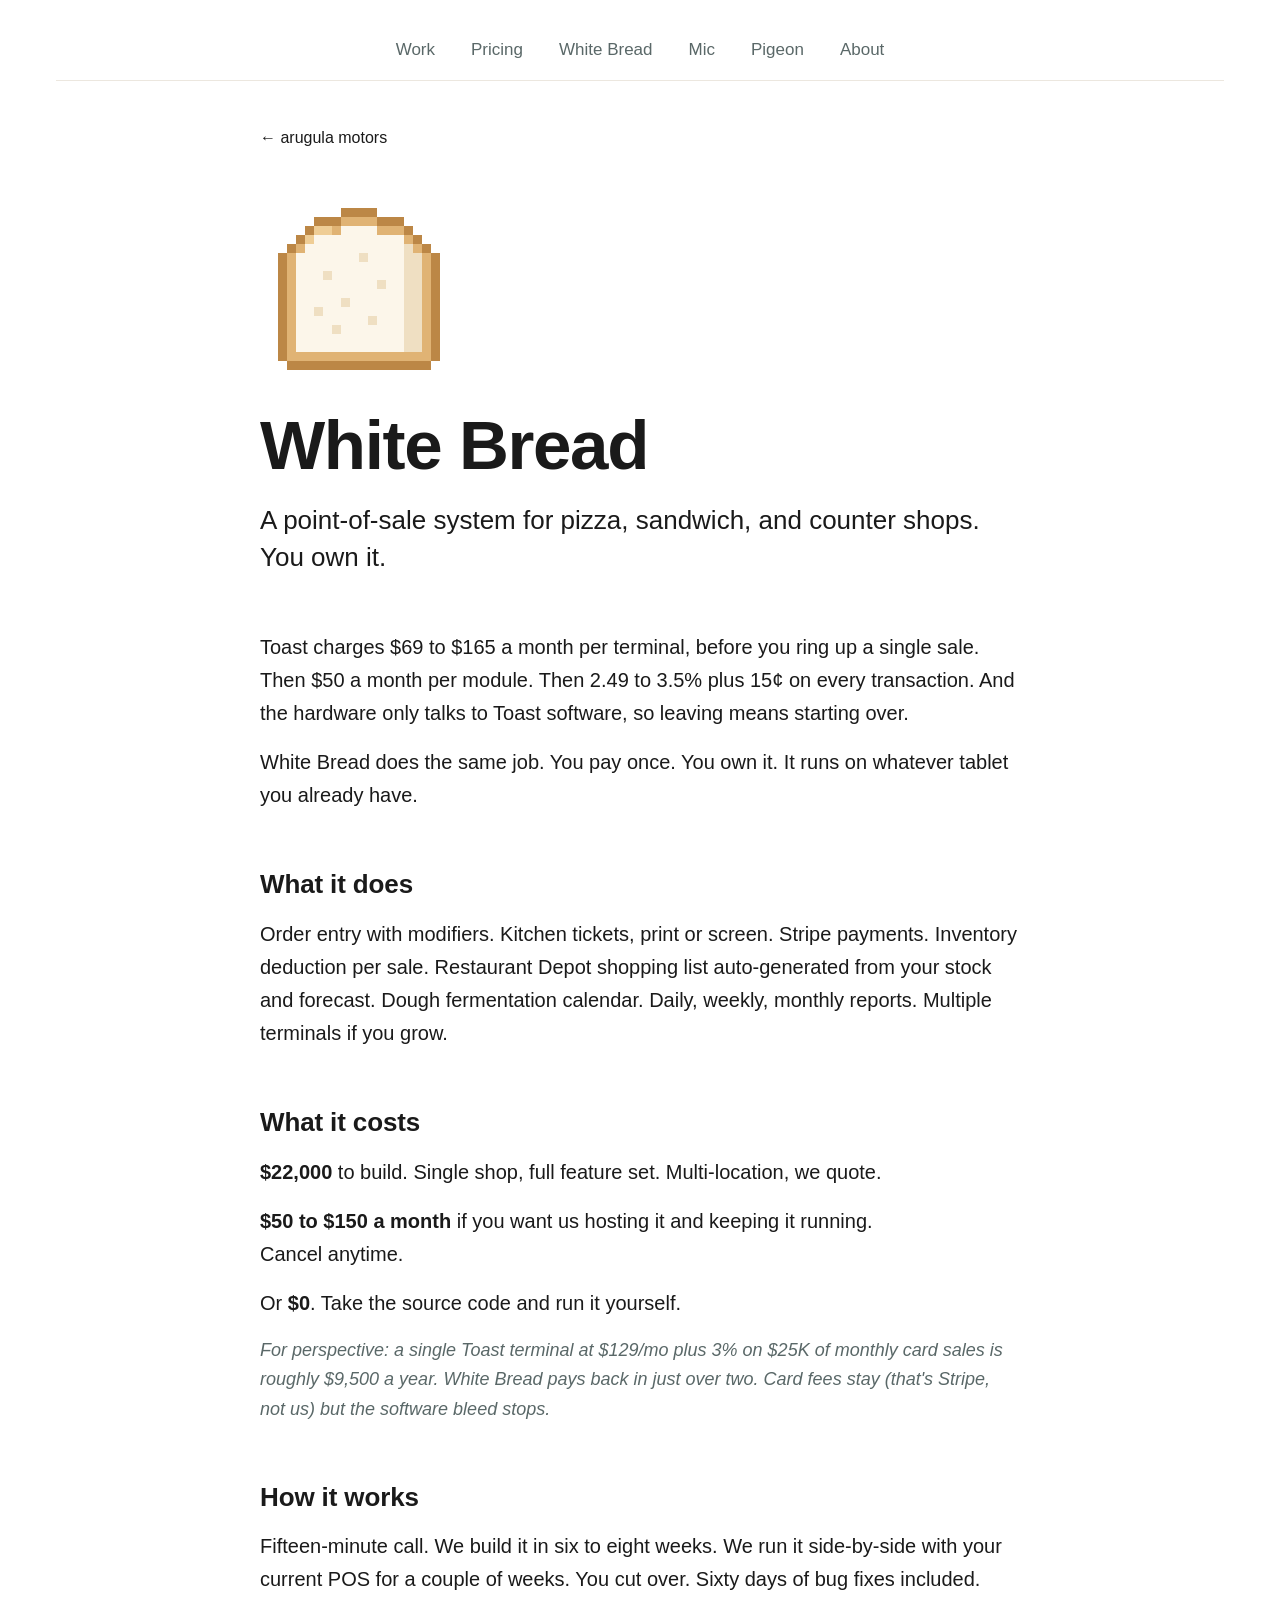
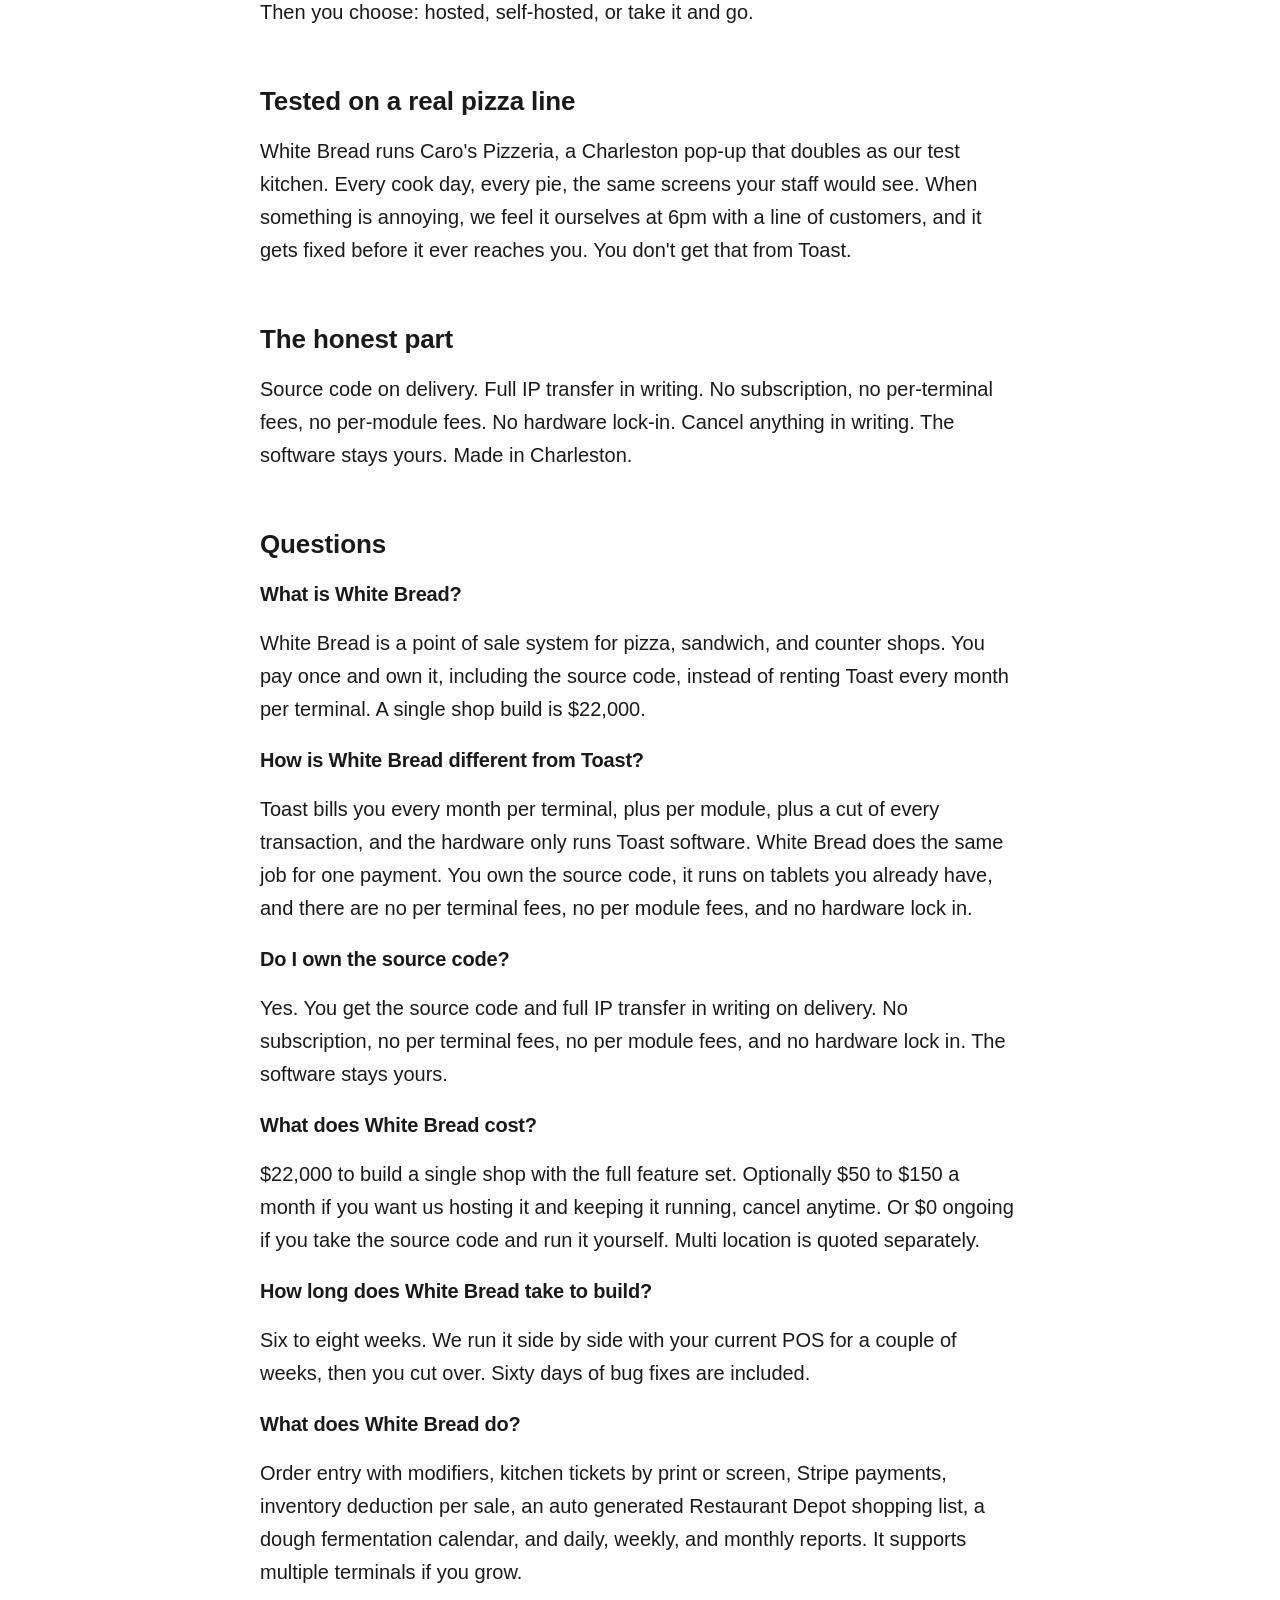
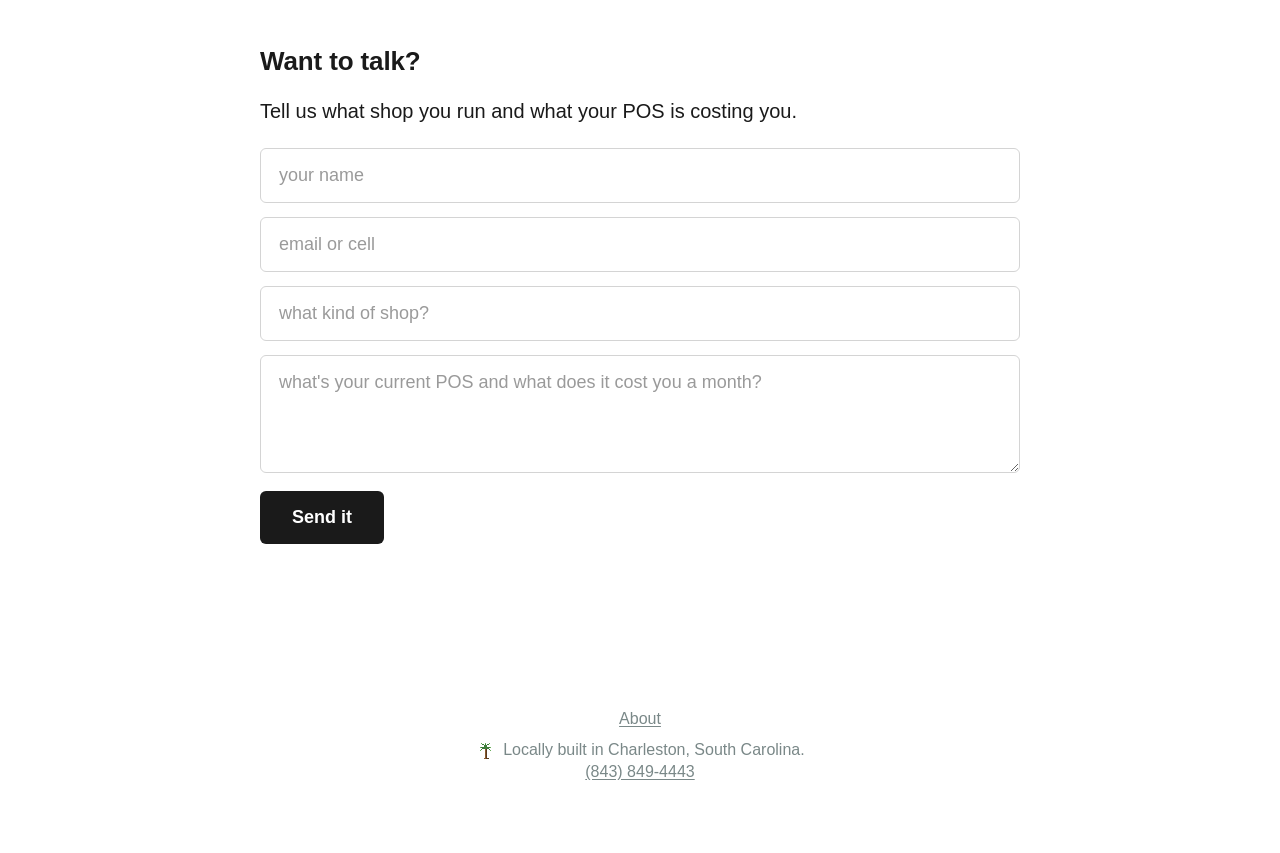
<file: white-bread/index.html>
<!DOCTYPE html>
<html lang="en">
<head>
    <meta charset="UTF-8">
    <!-- Google tag (gtag.js) -->
    <script async src="https://www.googletagmanager.com/gtag/js?id=G-BGLLGR4NDW"></script>
    <script>
      window.dataLayer = window.dataLayer || [];
      function gtag(){dataLayer.push(arguments);}
      gtag('js', new Date());

      gtag('config', 'G-BGLLGR4NDW');
    </script>
    <meta name="viewport" content="width=device-width, initial-scale=1.0, viewport-fit=cover">
    <meta name="theme-color" content="#ffffff">
    <title>White Bread, by Arugula Motors</title>
    <meta name="description" content="A point-of-sale system for pizza, sandwich, and counter shops. Owned, not rented. Replaces Toast.">
    <meta property="og:title" content="White Bread, by Arugula Motors">
    <meta property="og:description" content="A POS for pizza, sandwich, and counter shops. You own it.">
    <meta property="og:type" content="website">
    <meta property="og:site_name" content="Arugula Motors">
    <meta property="og:url" content="https://www.arugulamotors.com/white-bread/">
    <meta property="og:image" content="https://www.arugulamotors.com/favicon-512.png">
    <meta name="twitter:card" content="summary">
    <meta name="twitter:title" content="White Bread, by Arugula Motors">
    <meta name="twitter:description" content="A point of sale for pizza, sandwich, and counter shops. You own it.">
    <meta name="twitter:image" content="https://www.arugulamotors.com/favicon-512.png">
    <link rel="canonical" href="https://www.arugulamotors.com/white-bread/">
    <link rel="icon" type="image/png" sizes="32x32" href="../favicon-32.png">
    <link rel="icon" type="image/png" sizes="192x192" href="../favicon-192.png">
    <link rel="icon" type="image/png" sizes="512x512" href="../favicon-512.png">
    <link rel="apple-touch-icon" sizes="180x180" href="../apple-touch-icon.png">
    <link rel="shortcut icon" href="../favicon.ico">
    <link rel="stylesheet" href="../style.css">
    <script type="application/ld+json">
    {
      "@context": "https://schema.org",
      "@graph": [
        {
          "@type": "Service",
          "name": "White Bread",
          "url": "https://www.arugulamotors.com/white-bread/",
          "serviceType": "Point of sale software",
          "description": "White Bread is a point of sale system for pizza, sandwich, and counter shops. You pay once and own it, including the source code, instead of renting Toast per terminal every month. Order entry, kitchen tickets, Stripe payments, inventory, and reporting.",
          "provider": {
            "@type": "ProfessionalService",
            "@id": "https://www.arugulamotors.com/#org",
            "name": "Arugula Motors",
            "url": "https://www.arugulamotors.com/",
            "address": {
              "@type": "PostalAddress",
              "addressLocality": "Charleston",
              "addressRegion": "SC",
              "addressCountry": "US"
            }
          },
          "areaServed": { "@type": "City", "name": "Charleston, South Carolina" },
          "offers": {
            "@type": "Offer",
            "name": "White Bread single shop build",
            "price": "22000",
            "priceCurrency": "USD",
            "description": "Single shop, full feature set. Multi-location quoted separately."
          }
        },
        {
          "@type": "BreadcrumbList",
          "itemListElement": [
            { "@type": "ListItem", "position": 1, "name": "Arugula Motors", "item": "https://www.arugulamotors.com/" },
            { "@type": "ListItem", "position": 2, "name": "White Bread", "item": "https://www.arugulamotors.com/white-bread/" }
          ]
        },
        {
          "@type": "FAQPage",
          "@id": "https://www.arugulamotors.com/white-bread/#faq",
          "mainEntity": [
            {
              "@type": "Question",
              "name": "What is White Bread?",
              "acceptedAnswer": {
                "@type": "Answer",
                "text": "White Bread is a point of sale system for pizza, sandwich, and counter shops. You pay once and own it, including the source code, instead of renting Toast every month per terminal. A single shop build is $22,000."
              }
            },
            {
              "@type": "Question",
              "name": "How is White Bread different from Toast?",
              "acceptedAnswer": {
                "@type": "Answer",
                "text": "Toast bills you every month per terminal, plus per module, plus a cut of every transaction, and the hardware only runs Toast software. White Bread does the same job for one payment. You own the source code, it runs on tablets you already have, and there are no per terminal fees, no per module fees, and no hardware lock in."
              }
            },
            {
              "@type": "Question",
              "name": "Do I own the source code?",
              "acceptedAnswer": {
                "@type": "Answer",
                "text": "Yes. You get the source code and full IP transfer in writing on delivery. No subscription, no per terminal fees, no per module fees, and no hardware lock in. The software stays yours."
              }
            },
            {
              "@type": "Question",
              "name": "What does White Bread cost?",
              "acceptedAnswer": {
                "@type": "Answer",
                "text": "$22,000 to build a single shop with the full feature set. Optionally $50 to $150 a month if you want us hosting it and keeping it running, cancel anytime. Or $0 ongoing if you take the source code and run it yourself. Multi location is quoted separately."
              }
            },
            {
              "@type": "Question",
              "name": "How long does White Bread take to build?",
              "acceptedAnswer": {
                "@type": "Answer",
                "text": "Six to eight weeks. We run it side by side with your current POS for a couple of weeks, then you cut over. Sixty days of bug fixes are included."
              }
            },
            {
              "@type": "Question",
              "name": "What does White Bread do?",
              "acceptedAnswer": {
                "@type": "Answer",
                "text": "Order entry with modifiers, kitchen tickets by print or screen, Stripe payments, inventory deduction per sale, an auto generated Restaurant Depot shopping list, a dough fermentation calendar, and daily, weekly, and monthly reports. It supports multiple terminals if you grow."
              }
            }
          ]
        }
      ]
    }
    </script>
</head>
<body class="product-page">
    <header class="site-header">
        <nav class="site-nav">
            <a href="../work/" class="nav-link">Work</a>
            <a href="../pricing/" class="nav-link">Pricing</a>
            <a href="../white-bread/" class="nav-link">White Bread</a>
            <a href="../mic/" class="nav-link">Mic</a>
            <a href="../pigeon/" class="nav-link">Pigeon</a>
            <a href="../about/" class="nav-link">About</a>
        </nav>
    </header>
    <main class="product-main">
        <a href="../" class="back-link">← arugula motors</a>

        <img class="product-mark" src="whitebread-mark.svg" alt="" width="176" height="160" aria-hidden="true">

        <h1 class="product-h1">White Bread</h1>
        <p class="product-lede">A point-of-sale system for pizza, sandwich, and counter shops. You own it.</p>

        <p>Toast charges $69 to $165 a month per terminal, before you ring up a single sale. Then $50 a month per module. Then 2.49 to 3.5% plus 15¢ on every transaction. And the hardware only talks to Toast software, so leaving means starting over.</p>

        <p>White Bread does the same job. You pay once. You own it. It runs on whatever tablet you already have.</p>

        <h2>What it does</h2>
        <p>Order entry with modifiers. Kitchen tickets, print or screen. Stripe payments. Inventory deduction per sale. Restaurant Depot shopping list auto-generated from your stock and forecast. Dough fermentation calendar. Daily, weekly, monthly reports. Multiple terminals if you grow.</p>

        <h2>What it costs</h2>
        <p><strong>$22,000</strong> to build. Single shop, full feature set. Multi-location, we quote.</p>
        <p><strong>$50 to $150 a month</strong> if you want us hosting it and keeping it running. Cancel anytime.</p>
        <p>Or <strong>$0</strong>. Take the source code and run it yourself.</p>
        <p class="aside">For perspective: a single Toast terminal at $129/mo plus 3% on $25K of monthly card sales is roughly $9,500 a year. White Bread pays back in just over two. Card fees stay (that's Stripe, not us) but the software bleed stops.</p>

        <h2>How it works</h2>
        <p>Fifteen-minute call. We build it in six to eight weeks. We run it side-by-side with your current POS for a couple of weeks. You cut over. Sixty days of bug fixes included. Then you choose: hosted, self-hosted, or take it and go.</p>

        <h2>Tested on a real pizza line</h2>
        <p>White Bread runs Caro's Pizzeria, a Charleston pop-up that doubles as our test kitchen. Every cook day, every pie, the same screens your staff would see. When something is annoying, we feel it ourselves at 6pm with a line of customers, and it gets fixed before it ever reaches you. You don't get that from Toast.</p>

        <h2>The honest part</h2>
        <p>Source code on delivery. Full IP transfer in writing. No subscription, no per-terminal fees, no per-module fees. No hardware lock-in. Cancel anything in writing. The software stays yours. Made in Charleston.</p>

        <h2>Questions</h2>
        <div class="faq-item">
            <p class="faq-q">What is White Bread?</p>
            <p class="faq-a">White Bread is a point of sale system for pizza, sandwich, and counter shops. You pay once and own it, including the source code, instead of renting Toast every month per terminal. A single shop build is $22,000.</p>
        </div>
        <div class="faq-item">
            <p class="faq-q">How is White Bread different from Toast?</p>
            <p class="faq-a">Toast bills you every month per terminal, plus per module, plus a cut of every transaction, and the hardware only runs Toast software. White Bread does the same job for one payment. You own the source code, it runs on tablets you already have, and there are no per terminal fees, no per module fees, and no hardware lock in.</p>
        </div>
        <div class="faq-item">
            <p class="faq-q">Do I own the source code?</p>
            <p class="faq-a">Yes. You get the source code and full IP transfer in writing on delivery. No subscription, no per terminal fees, no per module fees, and no hardware lock in. The software stays yours.</p>
        </div>
        <div class="faq-item">
            <p class="faq-q">What does White Bread cost?</p>
            <p class="faq-a">$22,000 to build a single shop with the full feature set. Optionally $50 to $150 a month if you want us hosting it and keeping it running, cancel anytime. Or $0 ongoing if you take the source code and run it yourself. Multi location is quoted separately.</p>
        </div>
        <div class="faq-item">
            <p class="faq-q">How long does White Bread take to build?</p>
            <p class="faq-a">Six to eight weeks. We run it side by side with your current POS for a couple of weeks, then you cut over. Sixty days of bug fixes are included.</p>
        </div>
        <div class="faq-item">
            <p class="faq-q">What does White Bread do?</p>
            <p class="faq-a">Order entry with modifiers, kitchen tickets by print or screen, Stripe payments, inventory deduction per sale, an auto generated Restaurant Depot shopping list, a dough fermentation calendar, and daily, weekly, and monthly reports. It supports multiple terminals if you grow.</p>
        </div>

        <h2>Want to talk?</h2>
        <p>Tell us what shop you run and what your POS is costing you.</p>

        <form id="whiteBreadForm" class="prose-form" novalidate>
            <input id="wbName" name="name" type="text" placeholder="your name" autocomplete="name" required>
            <input id="wbContact" name="contact" type="text" placeholder="email or cell" autocomplete="email" required>
            <input id="wbShop" name="shop" type="text" placeholder="what kind of shop?">
            <textarea id="wbMessage" name="message" placeholder="what's your current POS and what does it cost you a month?" rows="4"></textarea>
            <button type="submit">Send it</button>
            <p class="status" id="status" role="status" aria-live="polite"></p>
        </form>

    </main>

    <footer class="footer">
        <a class="footer-link footer-about" href="../about/">About</a>
        <img class="palmetto" src="../palmetto.svg" alt="" width="17" height="18" aria-hidden="true">Locally built in Charleston, South Carolina.<br>
        <a class="footer-link" href="tel:+18438494443">(843) 849-4443</a>
    </footer>

    <script src="white-bread.js"></script>
</body>
</html>
</file>
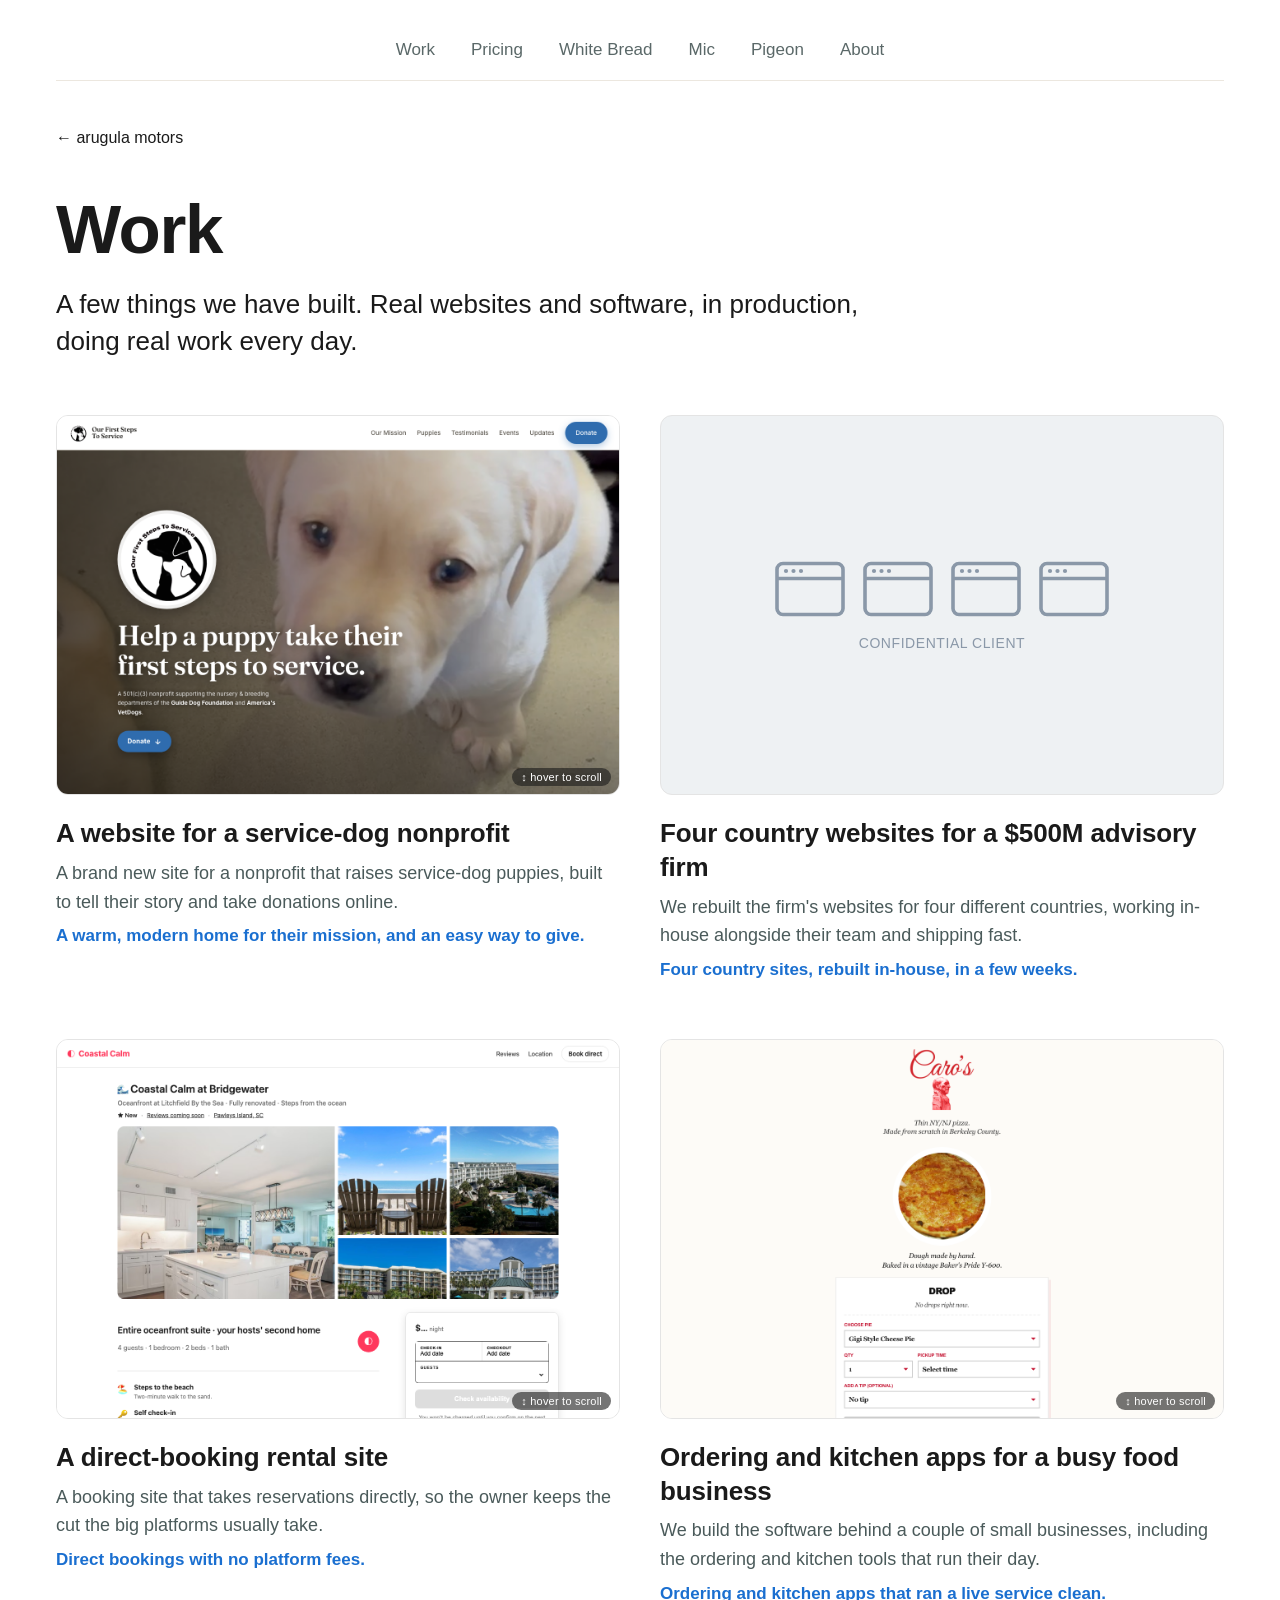
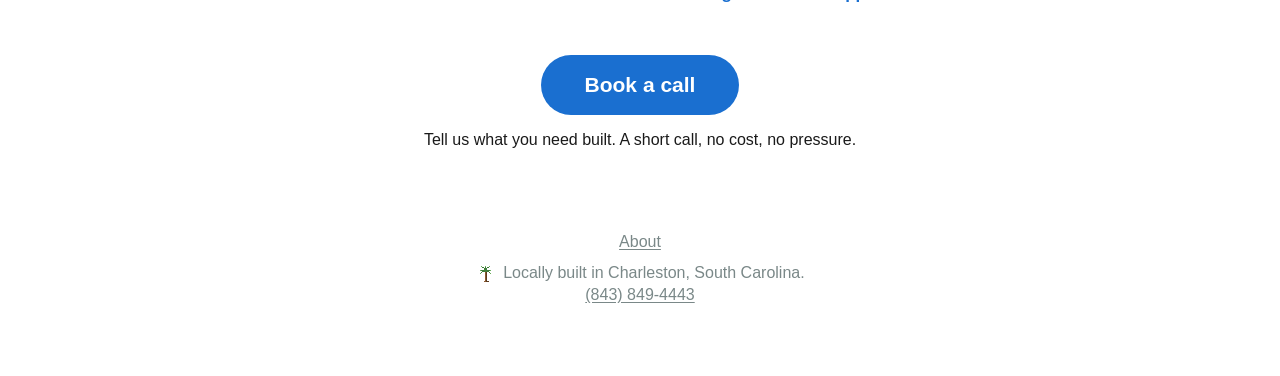
<file: work/index.html>
<!DOCTYPE html>
<html lang="en">
<head>
    <meta charset="UTF-8">
    <!-- Google tag (gtag.js) -->
    <script async src="https://www.googletagmanager.com/gtag/js?id=G-BGLLGR4NDW"></script>
    <script>
      window.dataLayer = window.dataLayer || [];
      function gtag(){dataLayer.push(arguments);}
      gtag('js', new Date());

      gtag('config', 'G-BGLLGR4NDW');
    </script>
    <meta name="viewport" content="width=device-width, initial-scale=1.0, viewport-fit=cover">
    <meta name="theme-color" content="#ffffff">
    <title>Work | Arugula Motors</title>
    <meta name="description" content="A few things we have built at Arugula Motors. Real websites and software in production, for local businesses in Charleston and beyond.">
    <meta property="og:title" content="Work | Arugula Motors">
    <meta property="og:description" content="A few things we have built. Real websites and software in production.">
    <meta property="og:type" content="website">
    <meta property="og:site_name" content="Arugula Motors">
    <meta property="og:url" content="https://www.arugulamotors.com/work/">
    <meta property="og:image" content="https://www.arugulamotors.com/favicon-512.png">
    <link rel="canonical" href="https://www.arugulamotors.com/work/">
    <link rel="icon" type="image/png" sizes="32x32" href="../favicon-32.png">
    <link rel="icon" type="image/png" sizes="192x192" href="../favicon-192.png">
    <link rel="icon" type="image/png" sizes="512x512" href="../favicon-512.png">
    <link rel="apple-touch-icon" sizes="180x180" href="../apple-touch-icon.png">
    <link rel="shortcut icon" href="../favicon.ico">
    <link rel="stylesheet" href="../style.css">
</head>
<body class="product-page wide">
    <header class="site-header">
        <nav class="site-nav">
            <a href="../work/" class="nav-link">Work</a>
            <a href="../pricing/" class="nav-link">Pricing</a>
            <a href="../white-bread/" class="nav-link">White Bread</a>
            <a href="../mic/" class="nav-link">Mic</a>
            <a href="../pigeon/" class="nav-link">Pigeon</a>
            <a href="../about/" class="nav-link">About</a>
        </nav>
    </header>
    <main class="product-main">
        <a href="../" class="back-link">← arugula motors</a>

        <h1 class="product-h1">Work</h1>
        <p class="product-lede">A few things we have built. Real websites and software, in production, doing real work every day.</p>

        <div class="work-list">
            <article class="work-item">
                <div class="work-shot"><img src="shots/ofsts-full.png" alt="A website Arugula Motors built for a service-dog nonprofit, with a puppy hero image and a donation call to action" loading="lazy"></div>
                <h2 class="work-title">A website for a service-dog nonprofit</h2>
                <p class="work-desc">A brand new site for a nonprofit that raises service-dog puppies, built to tell their story and take donations online.</p>
                <p class="work-outcome">A warm, modern home for their mission, and an easy way to give.</p>
            </article>

            <article class="work-item">
                <div class="work-shot work-panel" aria-hidden="true">
                    <div class="panel-glyphs">
                        <svg class="panel-glyph" viewBox="0 0 48 40" fill="none" stroke="#8a98a8" stroke-width="2.4"><rect x="2" y="3" width="44" height="34" rx="4"/><path d="M2 13 h44"/><circle cx="8" cy="8" r="1.4" fill="#8a98a8" stroke="none"/><circle cx="13" cy="8" r="1.4" fill="#8a98a8" stroke="none"/><circle cx="18" cy="8" r="1.4" fill="#8a98a8" stroke="none"/></svg>
                        <svg class="panel-glyph" viewBox="0 0 48 40" fill="none" stroke="#8a98a8" stroke-width="2.4"><rect x="2" y="3" width="44" height="34" rx="4"/><path d="M2 13 h44"/><circle cx="8" cy="8" r="1.4" fill="#8a98a8" stroke="none"/><circle cx="13" cy="8" r="1.4" fill="#8a98a8" stroke="none"/><circle cx="18" cy="8" r="1.4" fill="#8a98a8" stroke="none"/></svg>
                        <svg class="panel-glyph" viewBox="0 0 48 40" fill="none" stroke="#8a98a8" stroke-width="2.4"><rect x="2" y="3" width="44" height="34" rx="4"/><path d="M2 13 h44"/><circle cx="8" cy="8" r="1.4" fill="#8a98a8" stroke="none"/><circle cx="13" cy="8" r="1.4" fill="#8a98a8" stroke="none"/><circle cx="18" cy="8" r="1.4" fill="#8a98a8" stroke="none"/></svg>
                        <svg class="panel-glyph" viewBox="0 0 48 40" fill="none" stroke="#8a98a8" stroke-width="2.4"><rect x="2" y="3" width="44" height="34" rx="4"/><path d="M2 13 h44"/><circle cx="8" cy="8" r="1.4" fill="#8a98a8" stroke="none"/><circle cx="13" cy="8" r="1.4" fill="#8a98a8" stroke="none"/><circle cx="18" cy="8" r="1.4" fill="#8a98a8" stroke="none"/></svg>
                    </div>
                    <span class="panel-tag">confidential client</span>
                </div>
                <h2 class="work-title">Four country websites for a $500M advisory firm</h2>
                <p class="work-desc">We rebuilt the firm's websites for four different countries, working in-house alongside their team and shipping fast.</p>
                <p class="work-outcome">Four country sites, rebuilt in-house, in a few weeks.</p>
            </article>

            <article class="work-item">
                <div class="work-shot"><img src="shots/coastal-calm-full.png" alt="A direct-booking vacation rental site Arugula Motors built, with an Airbnb-style photo layout and a book-direct button" loading="lazy"></div>
                <h2 class="work-title">A direct-booking rental site</h2>
                <p class="work-desc">A booking site that takes reservations directly, so the owner keeps the cut the big platforms usually take.</p>
                <p class="work-outcome">Direct bookings with no platform fees.</p>
            </article>

            <article class="work-item">
                <div class="work-shot"><img src="shots/caros-full.png" alt="An ordering app Arugula Motors built for a food business, with a menu picker and pickup scheduling" loading="lazy"></div>
                <h2 class="work-title">Ordering and kitchen apps for a busy food business</h2>
                <p class="work-desc">We build the software behind a couple of small businesses, including the ordering and kitchen tools that run their day.</p>
                <p class="work-outcome">Ordering and kitchen apps that ran a live service clean.</p>
            </article>
        </div>

        <div class="cta work-cta">
            <a class="play-link" href="https://calendar.app.google/Pw97EvaaQ7uS4h476">Book a call</a>
            <p class="form-note">Tell us what you need built. A short call, no cost, no pressure.</p>
        </div>

        <footer class="footer">
            <a class="footer-link footer-about" href="../about/">About</a>
            <img class="palmetto" src="../palmetto.svg" alt="" width="17" height="18" aria-hidden="true">Locally built in Charleston, South Carolina.<br>
            <a class="footer-link" href="tel:+18438494443">(843) 849-4443</a>
        </footer>
    </main>
</body>
</html>
</file>
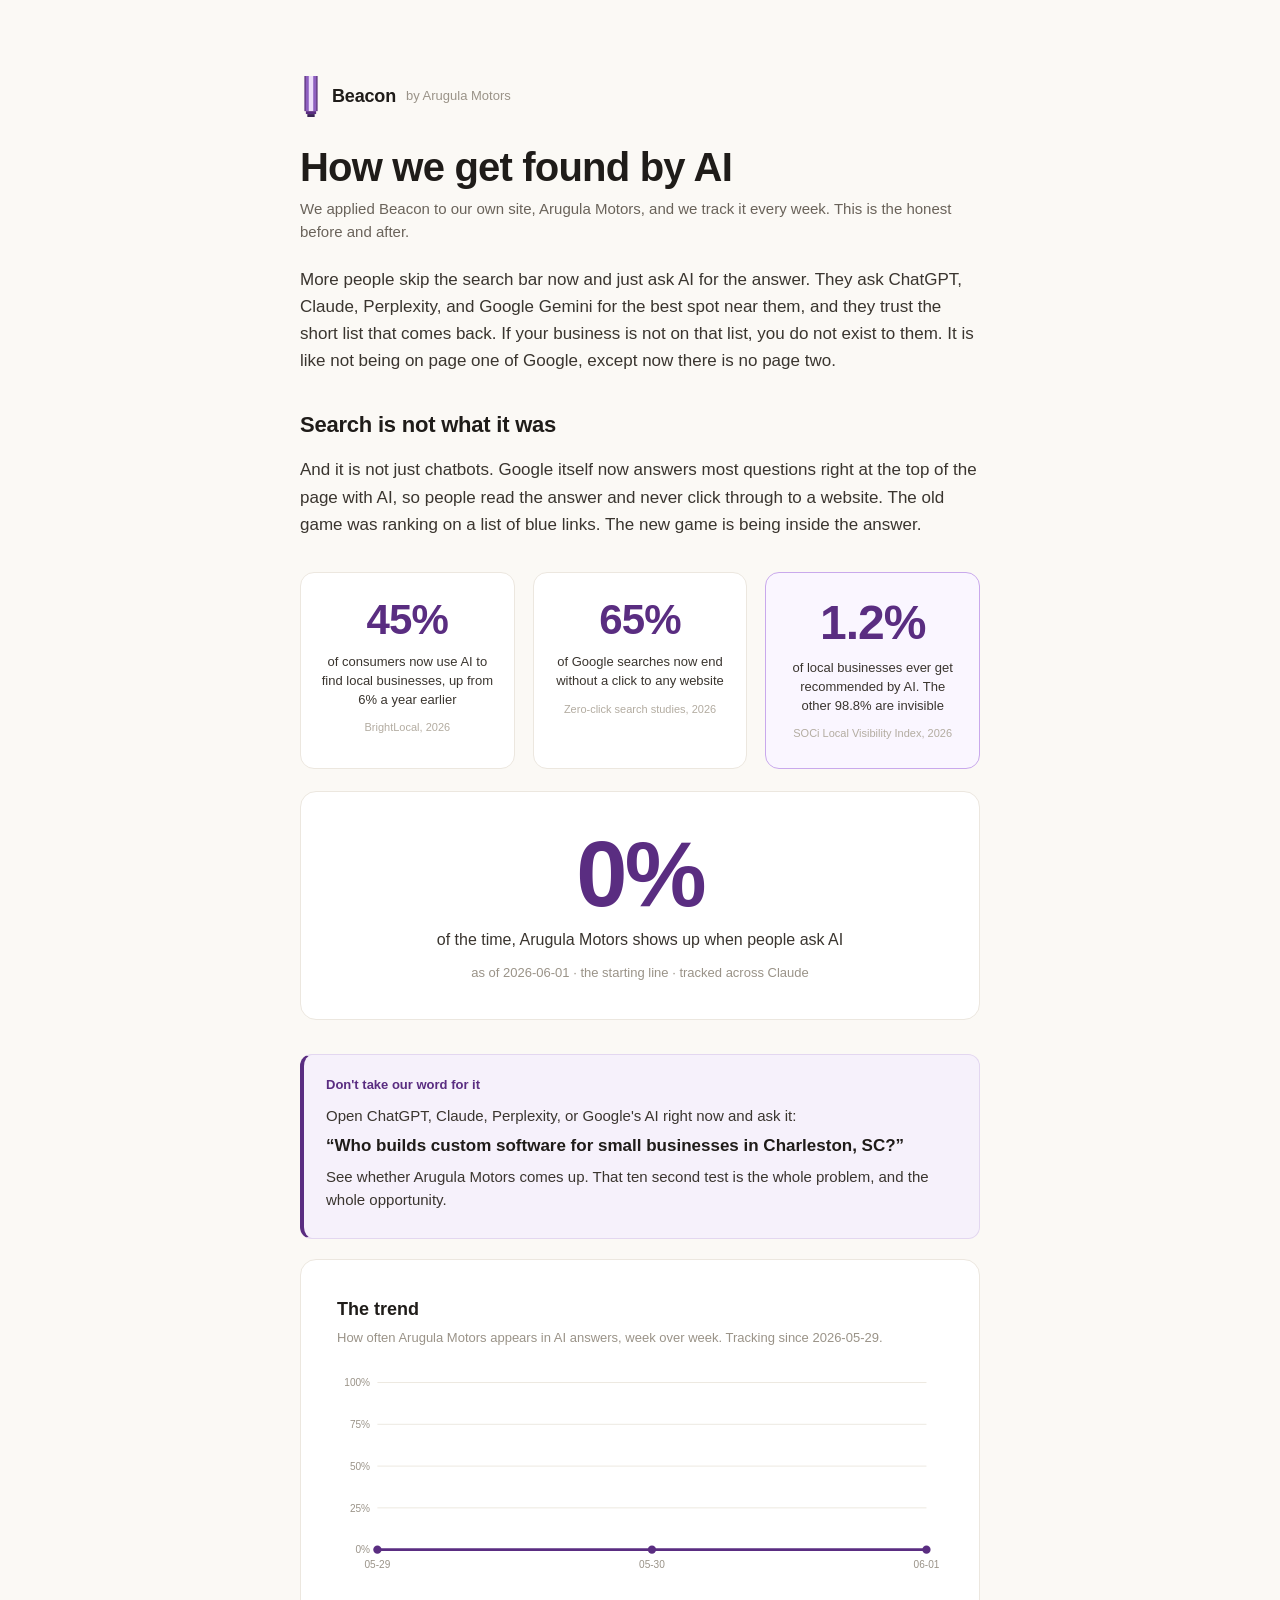
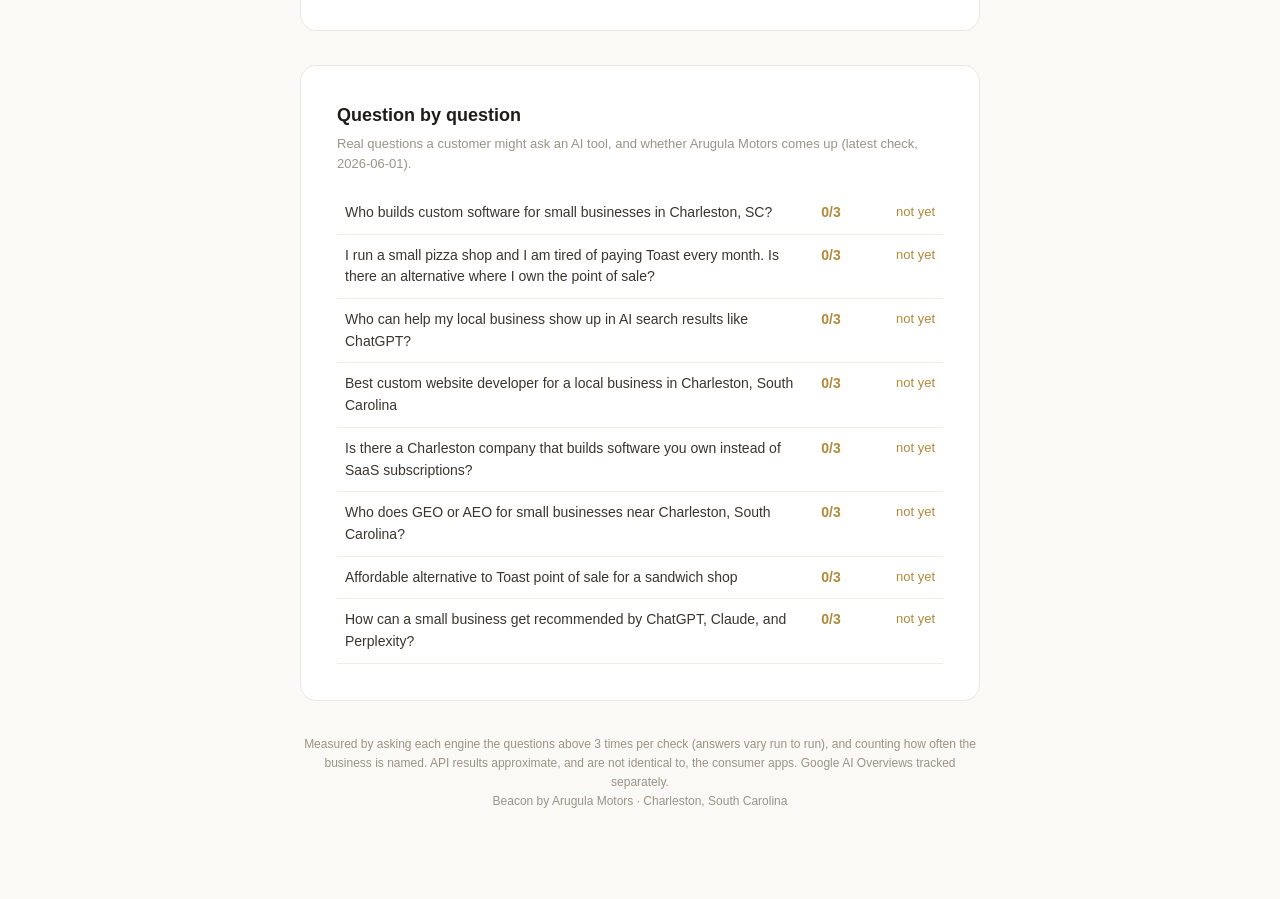
<file: beacon/report/index.html>
<!DOCTYPE html>
<html lang="en">
<head>
<meta charset="UTF-8">
    <!-- Google tag (gtag.js) -->
    <script async src="https://www.googletagmanager.com/gtag/js?id=G-BGLLGR4NDW"></script>
    <script>
      window.dataLayer = window.dataLayer || [];
      function gtag(){dataLayer.push(arguments);}
      gtag('js', new Date());

      gtag('config', 'G-BGLLGR4NDW');
    </script>
<meta name="viewport" content="width=device-width, initial-scale=1.0">
<meta name="robots" content="noindex">
<title>How we get found by AI | Beacon by Arugula Motors</title>
<style>
  * { box-sizing: border-box; }
  body { margin: 0; background: #fbf9f5; color: #1f1c19;
    font-family: -apple-system, BlinkMacSystemFont, "Segoe UI", Roboto, Helvetica, Arial, sans-serif;
    -webkit-font-smoothing: antialiased; line-height: 1.55; padding: 76px 28px; }
  .wrap { max-width: 680px; margin: 0 auto; }
  .brand { display: flex; align-items: center; gap: 10px; margin-bottom: 28px; }
  .brand b { font-size: 18px; letter-spacing: -0.01em; }
  h1 { font-size: clamp(28px, 5vw, 40px); line-height: 1.1; letter-spacing: -0.02em; margin: 0 0 8px; }
  .sub { color: #6a635a; font-size: 15px; margin: 0 0 22px; }
  .hook { font-size: 17px; line-height: 1.6; color: #3a352f; margin: 0 0 34px; }
  .nudge { background: #f6f1fb; border: 1px solid #e3d7f0; border-left: 4px solid #5A2D81;
    border-radius: 12px; padding: 20px 22px; margin-bottom: 20px; }
  .nudge-label { font-size: 13px; font-weight: 700; color: #5A2D81; margin-bottom: 8px; }
  .nudge p { margin: 6px 0; font-size: 15px; color: #3a352f; }
  .nudge-q { font-size: 17px !important; font-weight: 700; color: #1f1c19 !important; }
  .card { background: #fff; border: 1px solid #ece7df; border-radius: 16px; padding: 36px; margin-bottom: 34px; }
  .score { text-align: center; padding: 36px 28px; }
  .score .big { font-size: clamp(56px, 14vw, 92px); font-weight: 800; letter-spacing: -0.03em;
    color: #5A2D81; line-height: 1; }
  .score .label { font-size: 16px; color: #3a352f; margin-top: 8px; }
  .score .meta { font-size: 13px; color: #9a9388; margin-top: 10px; }
  h2 { font-size: 18px; margin: 0 0 4px; }
  .hint { font-size: 13px; color: #9a9388; margin: 0 0 18px; }
  table { width: 100%; border-collapse: collapse; font-size: 14px; }
  td { padding: 10px 8px; border-bottom: 1px solid #f1ece4; vertical-align: top; }
  td.prompt { color: #3a352f; }
  td.rate { width: 56px; text-align: center; font-variant-numeric: tabular-nums; font-weight: 700; }
  td.status { width: 84px; text-align: right; font-size: 13px; }
  .hit { color: #2e7d3a; }
  .miss { color: #b08a3a; }
  .section-h { font-size: 22px; letter-spacing: -0.01em; margin: 16px 0 14px; }
  .stats { display: flex; flex-wrap: wrap; gap: 18px; margin: 0 0 22px; }
  .stat { flex: 1 1 180px; background: #fff; border: 1px solid #ece7df; border-radius: 14px;
    padding: 26px 18px; text-align: center; }
  .stat-n { font-size: 42px; font-weight: 800; letter-spacing: -0.02em; color: #5A2D81; line-height: 1; }
  .stat-c { font-size: 13px; color: #3a352f; line-height: 1.45; margin-top: 12px; }
  .stat-src { font-size: 11px; color: #b3aca1; margin-top: 10px; }
  .stat.featured { border-color: #c9a9ec; background: #faf6ff; animation: glow 2.8s ease-in-out infinite; }
  .stat.featured .stat-n { font-size: 48px; }
  @keyframes glow {
    0%, 100% { box-shadow: 0 0 0 rgba(90, 45, 129, 0); }
    50% { box-shadow: 0 0 24px rgba(90, 45, 129, 0.28); }
  }
  @media (prefers-reduced-motion: reduce) {
    .stat.featured { animation: none; }
  }
  .foot { font-size: 12px; color: #9a9388; text-align: center; margin-top: 28px; line-height: 1.6; }
</style>
</head>
<body>
<div class="wrap">
  <div class="brand"><svg viewBox="0 0 30 56" width="22" height="41" xmlns="http://www.w3.org/2000/svg" aria-hidden="true"><rect x="12" y="0" width="6" height="48" fill="#ECDCFB"/><rect x="8" y="0" width="4" height="48" fill="#8E5FC0"/><rect x="18" y="0" width="4" height="48" fill="#8E5FC0"/><rect x="6" y="0" width="2" height="48" fill="#5A2D81"/><rect x="22" y="0" width="2" height="48" fill="#5A2D81"/><rect x="8" y="48" width="14" height="4" fill="#5A2D81"/><rect x="10" y="52" width="10" height="4" fill="#3A2456"/></svg><b>Beacon</b><span style="color:#9a9388;font-size:13px;">by Arugula Motors</span></div>

  <h1>How we get found by AI</h1>
  <p class="sub">We applied Beacon to our own site, Arugula Motors, and we track it every week. This is the honest before and after.</p>

  <p class="hook">More people skip the search bar now and just ask AI for the answer. They ask ChatGPT, Claude, Perplexity, and Google Gemini for the best spot near them, and they trust the short list that comes back. If your business is not on that list, you do not exist to them. It is like not being on page one of Google, except now there is no page two.</p>

  <h2 class="section-h">Search is not what it was</h2>
  <p class="hook">And it is not just chatbots. Google itself now answers most questions right at the top of the page with AI, so people read the answer and never click through to a website. The old game was ranking on a list of blue links. The new game is being inside the answer.</p>
  <div class="stats">
    <div class="stat"><div class="stat-n">45%</div><div class="stat-c">of consumers now use AI to find local businesses, up from 6% a year earlier</div><div class="stat-src">BrightLocal, 2026</div></div>
<div class="stat"><div class="stat-n">65%</div><div class="stat-c">of Google searches now end without a click to any website</div><div class="stat-src">Zero-click search studies, 2026</div></div>
<div class="stat featured"><div class="stat-n">1.2%</div><div class="stat-c">of local businesses ever get recommended by AI. The other 98.8% are invisible</div><div class="stat-src">SOCi Local Visibility Index, 2026</div></div>

  </div>

  <div class="card score">
    <div class="big">0%</div>
    <div class="label">of the time, Arugula Motors shows up when people ask AI</div>
    <div class="meta">as of 2026-06-01 &middot; the starting line &middot; tracked across Claude</div>
  </div>

  <div class="nudge">
    <div class="nudge-label">Don't take our word for it</div>
    <p>Open ChatGPT, Claude, Perplexity, or Google's AI right now and ask it:</p>
    <p class="nudge-q">&ldquo;Who builds custom software for small businesses in Charleston, SC?&rdquo;</p>
    <p>See whether Arugula Motors comes up. That ten second test is the whole problem, and the whole opportunity.</p>
  </div>

  <div class="card">
    <h2>The trend</h2>
    <p class="hint">How often Arugula Motors appears in AI answers, week over week. Tracking since 2026-05-29.</p>
    <svg viewBox="0 0 660 240" xmlns="http://www.w3.org/2000/svg" role="img" aria-label="Mention rate over time">
<line x1="44" y1="200.0" x2="642" y2="200.0" stroke="#ece7df" stroke-width="1"/>
<text x="36" y="204.0" text-anchor="end" font-size="11" fill="#9a9388">0%</text>
<line x1="44" y1="154.5" x2="642" y2="154.5" stroke="#ece7df" stroke-width="1"/>
<text x="36" y="158.5" text-anchor="end" font-size="11" fill="#9a9388">25%</text>
<line x1="44" y1="109.0" x2="642" y2="109.0" stroke="#ece7df" stroke-width="1"/>
<text x="36" y="113.0" text-anchor="end" font-size="11" fill="#9a9388">50%</text>
<line x1="44" y1="63.5" x2="642" y2="63.5" stroke="#ece7df" stroke-width="1"/>
<text x="36" y="67.5" text-anchor="end" font-size="11" fill="#9a9388">75%</text>
<line x1="44" y1="18.0" x2="642" y2="18.0" stroke="#ece7df" stroke-width="1"/>
<text x="36" y="22.0" text-anchor="end" font-size="11" fill="#9a9388">100%</text>
<text x="44.0" y="220" text-anchor="middle" font-size="11" fill="#9a9388">05-29</text>
<text x="343.0" y="220" text-anchor="middle" font-size="11" fill="#9a9388">05-30</text>
<text x="642.0" y="220" text-anchor="middle" font-size="11" fill="#9a9388">06-01</text>
<polyline points="44.0,200.0 343.0,200.0 642.0,200.0" fill="none" stroke="#5A2D81" stroke-width="3" stroke-linejoin="round"/>
<circle cx="44.0" cy="200.0" r="4.5" fill="#5A2D81"/>
<circle cx="343.0" cy="200.0" r="4.5" fill="#5A2D81"/>
<circle cx="642.0" cy="200.0" r="4.5" fill="#5A2D81"/>
</svg>
  </div>

  <div class="card">
    <h2>Question by question</h2>
    <p class="hint">Real questions a customer might ask an AI tool, and whether Arugula Motors comes up (latest check, 2026-06-01).</p>
    <table>
      <tbody>
        <tr><td class="prompt">Who builds custom software for small businesses in Charleston, SC?</td><td class="rate miss">0/3</td><td class="status miss">not yet</td></tr>
<tr><td class="prompt">I run a small pizza shop and I am tired of paying Toast every month. Is there an alternative where I own the point of sale?</td><td class="rate miss">0/3</td><td class="status miss">not yet</td></tr>
<tr><td class="prompt">Who can help my local business show up in AI search results like ChatGPT?</td><td class="rate miss">0/3</td><td class="status miss">not yet</td></tr>
<tr><td class="prompt">Best custom website developer for a local business in Charleston, South Carolina</td><td class="rate miss">0/3</td><td class="status miss">not yet</td></tr>
<tr><td class="prompt">Is there a Charleston company that builds software you own instead of SaaS subscriptions?</td><td class="rate miss">0/3</td><td class="status miss">not yet</td></tr>
<tr><td class="prompt">Who does GEO or AEO for small businesses near Charleston, South Carolina?</td><td class="rate miss">0/3</td><td class="status miss">not yet</td></tr>
<tr><td class="prompt">Affordable alternative to Toast point of sale for a sandwich shop</td><td class="rate miss">0/3</td><td class="status miss">not yet</td></tr>
<tr><td class="prompt">How can a small business get recommended by ChatGPT, Claude, and Perplexity?</td><td class="rate miss">0/3</td><td class="status miss">not yet</td></tr>

      </tbody>
    </table>
  </div>

  <p class="foot">
    Measured by asking each engine the questions above 3 times per check (answers vary run to run),
    and counting how often the business is named. API results approximate, and are not identical to,
    the consumer apps. Google AI Overviews tracked separately.<br>
    Beacon by Arugula Motors &middot; Charleston, South Carolina
  </p>
</div>
</body>
</html>
</file>
<file: style.css>
* { box-sizing: border-box; }

html {
    height: 100%;
}

body {
    margin: 0;
    min-height: 100%;
    background: #fff;
    color: #1a1a1a;
    font-family: -apple-system, BlinkMacSystemFont, "Segoe UI", Roboto, Helvetica, Arial, sans-serif;
    font-size: 16px;
    -webkit-font-smoothing: antialiased;
    -webkit-tap-highlight-color: transparent;
    display: flex;
    flex-direction: column;
    align-items: center;
    padding: 32px 24px;
    padding-top: max(32px, env(safe-area-inset-top));
    padding-bottom: max(32px, env(safe-area-inset-bottom));
}

main {
    flex: 1;
    width: 100%;
    max-width: 580px;
    text-align: center;
    display: flex;
    flex-direction: column;
    justify-content: center;
}

.brand {
    display: inline-flex;
    flex-direction: column;
    align-items: center;
    gap: 10px;
    margin: 0 auto 14px;
    position: relative;
}

.brand .leaf {
    width: 60px;
    height: auto;
    display: block;
    flex-shrink: 0;
}

.brand .crest {
    width: 108px;
    height: auto;
    display: block;
    flex-shrink: 0;
    margin-top: 4px;
}

@media (max-width: 480px) {
    .brand .crest { width: 86px; }
}

/* The cube logo is a real 3D cube (six CSS faces), so it stays solid while
   it tumbles end over end, once, about 2 seconds after the page loads. */
.brand .cube-logo {
    --s: 62px;
    height: 111px;
    display: flex;
    align-items: center;
    justify-content: center;
    /* Thickens the outer outline to match the seams, like the drawn logo. */
    filter: drop-shadow(1.5px 0 0 #111) drop-shadow(-1.5px 0 0 #111)
            drop-shadow(0 1.5px 0 #111) drop-shadow(0 -1.5px 0 #111);
}

@media (max-width: 480px) {
    .brand .cube-logo { --s: 50px; height: 88px; }
}

.cube-tumble,
.cube {
    width: var(--s);
    height: var(--s);
    position: relative;
    transform-style: preserve-3d;
}

.cube-tumble {
    animation: cube-flip 1.1s cubic-bezier(.3, .7, .4, 1) 2s 1 both;
}

/* Same angle as the drawn logo: isometric, tilted 12 degrees. The trailing
   rotateZ is a half twist through the red faces during the roll, which keeps
   two faces in view at every moment (a straight roll goes face-on and flat). */
.cube {
    transform: rotateZ(-12deg) rotateX(-35.26deg) rotateY(-45deg) rotateZ(0deg);
    animation: cube-twist 1.1s cubic-bezier(.3, .7, .4, 1) 2s 1 both;
}

.cube .face {
    position: absolute;
    inset: 0;
    box-sizing: border-box;
    border: calc(var(--s) * .05) solid #111;
    backface-visibility: hidden;
}

.cube .front  { transform: translateZ(calc(var(--s) / 2)); }
.cube .back   { transform: rotateY(180deg) translateZ(calc(var(--s) / 2)); }
.cube .right  { transform: rotateY(90deg) translateZ(calc(var(--s) / 2)); }
.cube .left   { transform: rotateY(-90deg) translateZ(calc(var(--s) / 2)); }
.cube .top    { transform: rotateX(90deg) translateZ(calc(var(--s) / 2)); }
.cube .bottom { transform: rotateX(-90deg) translateZ(calc(var(--s) / 2)); }

.cube .front,
.cube .back {
    background:
        linear-gradient(#fff, #fff) center / 20% 64% no-repeat,
        linear-gradient(#fff, #fff) center / 64% 20% no-repeat,
        #D7102E;
}

.cube .right,
.cube .left {
    background: linear-gradient(var(--bars-dir, 90deg),
        #C9C9C9 0 14.29%, #E3D600 0 28.57%, #00C3C8 0 42.86%, #1DB833 0 57.14%,
        #D21BC9 0 71.43%, #E01010 0 85.71%, #1428B4 0);
}

/* Runs the other way so the bars still start gray at the seam after the twist. */
.cube .left { --bars-dir: 270deg; }

.cube .top,
.cube .bottom {
    background: repeating-conic-gradient(#fff 0 25%, #111 0 50%) 0 0 / calc(100% / 3) calc(100% / 3);
}

/* End over end: the top tips toward the viewer. Perspective deepens mid
   roll so the faces foreshorten like a real block, then flattens back to
   the crisp isometric logo on landing. */
@keyframes cube-flip {
    0%   { transform: perspective(calc(var(--s) * 32)) translateY(0) rotateX(0deg) scale(1, 1); }
    12%  { transform: perspective(calc(var(--s) * 32)) translateY(2px) rotateX(0deg) scale(1.06, .92); }
    30%  { transform: perspective(calc(var(--s) * 3.55)) translateY(-6px) rotateX(-150deg) scale(1, 1); }
    55%  { transform: perspective(calc(var(--s) * 3.55)) translateY(-8px) rotateX(-300deg) scale(1, 1); }
    80%  { transform: perspective(calc(var(--s) * 32)) translateY(0) rotateX(-360deg) scale(1, 1); }
    88%  { transform: perspective(calc(var(--s) * 32)) translateY(0) rotateX(-360deg) scale(1.05, .94); }
    100% { transform: perspective(calc(var(--s) * 32)) translateY(0) rotateX(-360deg) scale(1, 1); }
}

/* Keyframes line up with cube-flip so the twist tracks the roll. */
@keyframes cube-twist {
    0%, 12% { transform: rotateZ(-12deg) rotateX(-35.26deg) rotateY(-45deg) rotateZ(0deg); }
    30%     { transform: rotateZ(-12deg) rotateX(-35.26deg) rotateY(-45deg) rotateZ(-75deg); }
    55%     { transform: rotateZ(-12deg) rotateX(-35.26deg) rotateY(-45deg) rotateZ(-150deg); }
    80%, 100% { transform: rotateZ(-12deg) rotateX(-35.26deg) rotateY(-45deg) rotateZ(-180deg); }
}

@media (prefers-reduced-motion: reduce) {
    .cube-tumble,
    .cube { animation: none; }
}

.brand .wordmark {
    font-size: 36px;
    font-weight: 700;
    letter-spacing: -0.01em;
    color: #1a1a1a;
    line-height: 1;
    text-decoration: none;
}

.tagline {
    font-size: 15px;
    color: #4a5a5a;
    margin: 0 auto 18px;
    max-width: none;
    line-height: 1.45;
}

.subtagline {
    font-size: 14px;
    color: #6a7878;
    font-style: italic;
    margin: 0 auto 48px;
    max-width: 460px;
    line-height: 1.45;
}

.step {
    width: 100%;
}

.question {
    font-size: clamp(22px, 5.5vw, 28px);
    font-weight: 600;
    line-height: 1.25;
    letter-spacing: -0.01em;
    margin: 0 0 22px;
    color: #1a1a1a;
    transition: opacity 0.35s ease;
    opacity: 1;
}

.animation-track {
    height: 34px;
    margin: 64px 0 0;
    position: relative;
    overflow: hidden;
    pointer-events: none;
}

.creature {
    position: absolute;
    top: 50%;
    left: -50px;
    margin-top: -16px;
}

@keyframes cross {
    from { left: -50px; }
    to { left: calc(100% + 10px); }
}

.creature.pacman {
    width: 32px;
    height: 32px;
    animation: cross 4s linear infinite;
}

.creature.pacman::before,
.creature.pacman::after {
    content: '';
    position: absolute;
    width: 32px;
    height: 16px;
    background: #FFC107;
    left: 0;
}

.creature.pacman::before {
    top: 0;
    border-radius: 32px 32px 0 0;
    transform-origin: 50% 100%;
    animation: chomp-top 0.35s ease-in-out infinite;
}

.creature.pacman::after {
    bottom: 0;
    border-radius: 0 0 32px 32px;
    transform-origin: 50% 0;
    animation: chomp-bottom 0.35s ease-in-out infinite;
}

@keyframes chomp-top {
    0%, 100% { transform: rotate(0); }
    50% { transform: rotate(-30deg); }
}

@keyframes chomp-bottom {
    0%, 100% { transform: rotate(0); }
    50% { transform: rotate(30deg); }
}

.creature.runner {
    font-size: 28px;
    line-height: 1;
    width: 32px;
    height: 32px;
    transform: scaleX(-1);
    animation: cross 3.5s linear infinite;
}

.creature.runner::before {
    content: '🏃';
    display: inline-block;
    animation: run-motion 0.4s linear infinite;
}

@keyframes run-motion {
    0%, 100% { transform: translateY(0) rotate(-6deg); }
    25%      { transform: translateY(-4px) rotate(0deg); }
    50%      { transform: translateY(0) rotate(6deg); }
    75%      { transform: translateY(-4px) rotate(0deg); }
}

.creature.car {
    font-size: 28px;
    line-height: 1;
    width: 32px;
    height: 32px;
    transform: scaleX(-1);
    animation: car-cross 8s linear infinite;
}

/* Car drives across, then waits off-screen a while, then drives again. */
@keyframes car-cross {
    0% { left: -50px; }
    30% { left: calc(100% + 10px); }
    100% { left: calc(100% + 10px); }
}

.creature.car::before {
    content: '🚗';
    display: inline-block;
    animation: car-vibrate 0.12s linear infinite;
}

@keyframes car-vibrate {
    0%, 100% { transform: translateY(0); }
    50%      { transform: translateY(-1px); }
}

@media (prefers-reduced-motion: reduce) {
    .animation-track { display: none; }
}

.form {
    display: flex;
    flex-direction: column;
    align-items: stretch;
    gap: 14px;
}

.form input {
    font: inherit;
    font-size: 18px;
    padding: 16px 18px;
    border: 2px solid #e4e4e4;
    border-radius: 12px;
    width: 100%;
    outline: none;
    background: #fff;
    color: #1a1a1a;
    transition: border-color 0.15s;
}

.form input:focus {
    border-color: #2266c8;
}

.form input:focus-visible {
    border-color: #2266c8;
    box-shadow: 0 0 0 3px rgba(34, 102, 200, 0.22);
}

.form input::placeholder {
    color: #a4adad;
}

.form button {
    align-self: center;
    font: inherit;
    font-size: 16px;
    font-weight: 600;
    padding: 14px 32px;
    min-height: 44px;
    background: #1a6fd0;
    color: #fff;
    border: none;
    border-radius: 999px;
    cursor: pointer;
    transition: background 0.15s, transform 0.05s, box-shadow 0.15s;
    touch-action: manipulation;
}

.form button:hover { background: #1559b3; }
.form button:active { transform: translateY(1px); }
.form button:focus-visible {
    outline: none;
    box-shadow: 0 0 0 3px rgba(34, 102, 200, 0.35);
}
.form button:disabled { opacity: 0.55; cursor: default; }

.status {
    min-height: 20px;
    font-size: 14px;
    color: #5a6868;
    margin: 4px 0 0;
}

.thanks {
    font-size: 20px;
    line-height: 1.4;
    color: #1a1a1a;
    margin: 0 auto 18px;
    max-width: 520px;
}

.easter-egg {
    font-size: 14px;
    line-height: 1.5;
    color: #5a6868;
    margin: 0 auto 18px;
    max-width: 500px;
}

.play-link {
    display: inline-block;
    font: inherit;
    font-size: 16px;
    font-weight: 600;
    padding: 12px 28px;
    min-height: 44px;
    line-height: 20px;
    background: #1a6fd0;
    color: #fff;
    border-radius: 999px;
    text-decoration: none;
    transition: background 0.15s, transform 0.05s, box-shadow 0.15s;
}

.play-link:hover { background: #1559b3; }
.play-link:active { transform: translateY(1px); }
.play-link:focus-visible {
    outline: none;
    box-shadow: 0 0 0 3px rgba(34, 102, 200, 0.35);
}

.products {
    width: 100%;
    max-width: 880px;
    margin: 44px auto 0;
    padding-top: 40px;
    border-top: 1px solid #e4e4e4;
}

.products-title {
    font-size: 24px;
    font-weight: 700;
    color: #1a1a1a;
    letter-spacing: -0.01em;
    margin: 0 0 24px;
    text-align: center;
}

.product-list {
    list-style: none;
    padding: 0;
    margin: 0 auto;
    max-width: 680px;
    display: grid;
    grid-template-columns: repeat(auto-fit, minmax(280px, 1fr));
    gap: 14px;
}

.product {
    padding: 16px 18px;
    border: 1px solid #e4e4e4;
    border-radius: 12px;
    display: flex;
    flex-direction: column;
    gap: 2px;
    background: #fff;
    transition: border-color 0.15s, transform 0.05s;
}

.product-linked {
    padding: 0;
}

.product-link {
    display: flex;
    flex-direction: column;
    gap: 2px;
    padding: 16px 18px;
    text-decoration: none;
    color: inherit;
    border-radius: 12px;
    height: 100%;
    transition: background 0.15s;
}

.product-emoji {
    font-size: 32px;
    line-height: 1;
    margin-bottom: 10px;
    user-select: none;
}

.product-mark-img {
    width: auto;
    height: 44px;
    align-self: flex-start;
    display: block;
    margin-bottom: 6px;
    user-select: none;
}

.product-linked {
    border-color: #d4dde8;
}

.product-linked:hover {
    border-color: #1a6fd0;
}

.product-link:hover {
    background: #f7fafd;
}

.product-link:focus-visible {
    outline: 2px solid #1a6fd0;
    outline-offset: 2px;
}

.product-linked .product-name::after {
    content: " →";
    color: #1a6fd0;
    font-weight: 600;
    transition: transform 0.15s;
    display: inline-block;
}

.product-linked:hover .product-name::after {
    transform: translateX(2px);
}

.product:hover {
    border-color: #c4c4c4;
}

.product-name {
    font-size: 17px;
    font-weight: 700;
    color: #1a1a1a;
    letter-spacing: -0.01em;
}

.product-replaces {
    font-size: 12px;
    color: #7a8888;
    font-style: italic;
}

.product-desc {
    font-size: 13px;
    color: #4a5a5a;
    line-height: 1.45;
    margin-top: 6px;
}

.product-proof {
    display: inline-block;
    align-self: flex-start;
    margin: 0 18px 16px;
    font-size: 12px;
    font-weight: 600;
    color: #1a6fd0;
    text-decoration: none;
}

.product-proof:hover {
    text-decoration: underline;
}

.playground {
    margin: 44px auto 0;
    text-align: center;
    max-width: 560px;
}

.playground-lead {
    font-size: 13px;
    color: #7a8888;
    font-style: italic;
    margin: 0 0 6px;
}

.playground-links {
    font-size: 14px;
    color: #4a5a5a;
    margin: 0;
}

.playground-links a {
    color: #4a5a5a;
    text-decoration: none;
    border-bottom: 1px dotted #c4c4c4;
}

.playground-links a:hover {
    color: #1a6fd0;
    border-bottom-color: #1a6fd0;
}

.products-bench {
    margin: 28px auto 0;
    font-size: 14px;
    color: #5a6868;
    text-align: center;
    line-height: 1.5;
    max-width: 560px;
}

.products-note {
    margin: 18px 0 0;
    font-size: 13px;
    color: #7a8888;
    text-align: center;
    font-style: italic;
}

.faq {
    width: 100%;
    max-width: 560px;
    margin: 56px auto 0;
    text-align: left;
}

.faq-item {
    margin: 0 0 18px;
}

.faq-q {
    font-size: 15px;
    font-weight: 700;
    color: #1a1a1a;
    margin: 0 0 4px;
    letter-spacing: -0.01em;
}

.faq-a {
    font-size: 14px;
    color: #4a5a5a;
    line-height: 1.55;
    margin: 0;
}

.footer {
    margin-top: 48px;
    font-size: 13px;
    color: #7a8888;
    text-align: center;
    width: 100%;
}

.footer-link {
    color: #7a8888;
    text-decoration: underline;
    text-underline-offset: 2px;
}

.footer-link:hover {
    color: #1a6fd0;
}

.report-link {
    margin: 24px 0 0;
}

.report-link a {
    color: #1a6fd0;
    text-decoration: none;
    font-weight: 600;
    font-size: 15px;
}

.report-link a:hover {
    text-decoration: underline;
}

.site-header {
    width: 100%;
    max-width: 580px;
    margin: 0 auto 28px;
    padding: 0 0 14px;
    display: grid;
    grid-template-columns: 1fr auto 1fr;
    align-items: center;
    border-bottom: 1px solid #ece7df;
}

.site-nav {
    grid-column: 2;
    display: flex;
    flex-wrap: wrap;
    justify-content: center;
    align-items: center;
    gap: 10px 20px;
}

.nav-link {
    font-size: 14px;
    font-weight: 500;
    color: #5a6868;
    text-decoration: none;
    white-space: nowrap;
}

.nav-link:hover { color: #1a6fd0; }

.footer-about {
    display: block;
    margin-bottom: 10px;
}

.cta {
    margin-top: 30px;
}

.form-note {
    margin: 8px 0 0;
    font-size: 13px;
    color: #7a8888;
    line-height: 1.4;
}

.engine-note {
    margin: 8px 0 0;
    font-size: 12px;
    color: #9aa6a6;
    line-height: 1.4;
}

.vent-note {
    margin: -4px 0 0;
    font-size: 13px;
    color: #7a8888;
    line-height: 1.3;
}

.product-list.single {
    max-width: 420px;
}

.products-lead {
    text-align: center;
    max-width: 480px;
    margin: 0 auto 24px;
    font-size: 15px;
    color: #5a6868;
    line-height: 1.5;
}

/* keep headline + short-line breaks tidy (even line lengths, no orphans) */
.tagline, .subtagline, .question, .products-title, .products-lead, .product-lede,
.form-note, .engine-note, .product-desc, .products-bench, .product-replaces {
    text-wrap: balance;
}

/* body paragraphs: prevent a lone word on the last line */
.product-main p, .faq-a, .thanks {
    text-wrap: pretty;
}

.palmetto {
    display: inline-block;
    height: 22px;
    width: auto;
    vertical-align: middle;
    margin: 0 7px 3px 0;
    user-select: none;
}

@media (max-width: 480px) {
    .brand { margin-bottom: 12px; gap: 12px; }
    .brand .wordmark { font-size: 30px; }
    .brand .leaf { width: 52px; }
    .nav-link { font-size: 12px; }
    .site-nav { gap: 14px; }
    main { flex: 0 1 auto; justify-content: flex-start; }
    .tagline { font-size: 14px; margin-bottom: 22px; }
    .subtagline { font-size: 13px; margin-bottom: 36px; }
    .thanks { font-size: 18px; }
    .products { margin-top: 24px; padding-top: 32px; }
    .product-list { grid-template-columns: 1fr; gap: 10px; }
    .product { padding: 14px 16px; }
    .product-name { font-size: 16px; }
    .products-note { font-size: 12px; margin-top: 20px; }
    .footer { font-size: 12px; margin-top: 32px; }
}

/* Desktop: the homepage was sized for phones and sat in a 580px column on big
   screens. From 1024px up it widens to fill the screen with bigger type. */
@media (min-width: 1024px) {
    body.home { padding: 40px 56px; }
    .site-header { max-width: 1200px; padding-bottom: 20px; }
    .home .site-header { margin-bottom: 0; }
    .site-nav { gap: 12px 36px; }
    .nav-link { font-size: 17px; }

    .home main { max-width: 1200px; min-height: 76vh; }
    .home .brand { gap: 22px; margin-bottom: 26px; }
    .home .brand .wordmark { font-size: clamp(64px, 5.4vw, 100px); letter-spacing: -0.02em; }
    .home .brand .cube-logo {
        --s: clamp(96px, 7vw, 132px);
        width: calc(var(--s) * 1.9);
        height: calc(var(--s) * 1.8);
        filter: drop-shadow(2.5px 0 0 #111) drop-shadow(-2.5px 0 0 #111)
                drop-shadow(0 2.5px 0 #111) drop-shadow(0 -2.5px 0 #111);
    }
    .home .tagline { font-size: clamp(22px, 1.7vw, 30px); }
    .home .cta { margin-top: 40px; }
    .home .play-link { font-size: 21px; padding: 18px 44px; line-height: 24px; }
    .home .form-note { font-size: 16px; margin-top: 14px; }

    .home .recent,
    .home .products { max-width: 1200px; padding-top: 72px; }
    .home .products { margin-top: 80px; }
    .home .products-title { font-size: 44px; margin-bottom: 32px; }
    .home .recent-grid { gap: 28px; margin-top: 36px; }
    .home .recent-item .work-shot { --shot-h: 380px; }
    .home .recent-cap { font-size: 18px; margin-top: 12px; }
    .home .recent-more { margin-top: 32px; }
    .home .recent-more a { font-size: 18px; }
    .home .products-lead { font-size: 20px; max-width: 680px; margin-bottom: 40px; }

    .home .product-list { max-width: 1200px; grid-template-columns: repeat(2, 1fr); gap: 20px; }
    .home .product,
    .home .product-link { padding: 24px 24px 26px; }
    .home .product-linked { padding: 0; }
    .home .product-emoji { font-size: 40px; }
    .home .product-mark-img { height: 52px; }
    .home .product-name { font-size: 21px; }
    .home .product-replaces { font-size: 15px; }
    .home .product-desc { font-size: 16px; line-height: 1.5; }
    .home .product-proof { font-size: 15px; }

    .home .playground { max-width: 800px; margin-top: 72px; }
    .home .playground-lead { font-size: 16px; }
    .home .playground-links { font-size: 19px; }
    .home .footer { font-size: 16px; margin-top: 72px; }
}

@media (min-width: 1280px) {
    .home .product-list { grid-template-columns: repeat(4, 1fr); }
}



@media (prefers-reduced-motion: reduce) {
    *, *::before, *::after {
        transition-duration: 0.01ms !important;
        animation-duration: 0.01ms !important;
    }
    .question { opacity: 1 !important; }
}

/* ============================================================ */
/* Product pages (Broom, White Bread, etc.)                     */
/* ============================================================ */

body.product-page {
    padding: 24px 24px 48px;
    padding-top: max(24px, env(safe-area-inset-top));
    padding-bottom: max(48px, env(safe-area-inset-bottom));
    align-items: stretch;
}

.back-link {
    display: inline-block;
    margin: 0 0 56px;
    color: #1a1a1a;
    text-decoration: none;
    font-size: 14px;
    font-weight: 500;
    transition: opacity 0.15s;
}

.back-link:hover { opacity: 0.55; }

body.product-page main {
    flex: none;
    justify-content: flex-start;
    text-align: left;
    max-width: 580px;
    margin: 0 auto;
    padding: 0;
    display: block;
}

.emoji-hero {
    font-size: 96px;
    line-height: 1;
    margin: 0 0 28px;
    user-select: none;
}

.product-mark {
    display: block;
    height: clamp(104px, 17vw, 132px);
    width: auto;
    margin: 4px 0 24px;
    user-select: none;
}

.product-mark-card {
    display: block;
    height: 44px;
    width: auto;
    margin-bottom: 10px;
    user-select: none;
}

.product-h1 {
    font-size: clamp(40px, 6.5vw, 56px);
    font-weight: 700;
    line-height: 1;
    letter-spacing: -0.02em;
    margin: 0 0 14px;
    color: #1a1a1a;
}

.product-lede {
    font-size: 19px;
    line-height: 1.45;
    color: #1a1a1a;
    font-weight: 500;
    margin: 0 0 40px;
}

body.product-page main h2 {
    font-size: 17px;
    font-weight: 700;
    line-height: 1.3;
    margin: 40px 0 12px;
    color: #1a1a1a;
    letter-spacing: -0.005em;
}

body.product-page main p {
    font-size: 17px;
    line-height: 1.65;
    color: #1a1a1a;
    margin: 0 0 16px;
}

body.product-page main p strong {
    font-weight: 700;
    color: #1a1a1a;
}

.aside {
    color: #5a6868 !important;
    font-size: 15px !important;
    font-style: italic;
    margin-top: 8px !important;
}

.prose-form {
    display: flex;
    flex-direction: column;
    gap: 10px;
    margin: 20px 0 48px;
}

.prose-form input,
.prose-form textarea {
    font: inherit;
    font-size: 16px;
    padding: 12px 14px;
    border: 1px solid #d4d4d4;
    border-radius: 6px;
    width: 100%;
    outline: none;
    background: #fff;
    color: #1a1a1a;
    transition: border-color 0.15s;
    resize: vertical;
}

.prose-form input:focus,
.prose-form textarea:focus,
.prose-form input:focus-visible,
.prose-form textarea:focus-visible {
    border-color: #1a1a1a;
}

.prose-form input::placeholder,
.prose-form textarea::placeholder {
    color: #9a9a9a;
}

.prose-form button {
    align-self: flex-start;
    font: inherit;
    font-size: 16px;
    font-weight: 600;
    padding: 12px 24px;
    min-height: 44px;
    background: #1a1a1a;
    color: #fff;
    border: none;
    border-radius: 6px;
    cursor: pointer;
    transition: opacity 0.15s, transform 0.05s;
    margin-top: 4px;
}

.prose-form button:hover { opacity: 0.85; }
.prose-form button:active { transform: translateY(1px); }
.prose-form button:disabled { opacity: 0.4; cursor: default; }

.prose-form .status {
    font-size: 14px;
    color: #5a6868;
    margin: 4px 0 0;
}

.locale {
    margin-top: 64px !important;
    color: #9a9a9a !important;
    font-size: 13px !important;
}

body.product-page .thanks {
    font-size: 18px;
    color: #1a1a1a;
    margin: 0;
    padding: 12px 0;
}

@media (max-width: 600px) {
    body.product-page { padding: 20px 20px 32px; }
    .back-link { margin-bottom: 40px; }
    .emoji-hero { font-size: 80px; margin-bottom: 24px; }
    body.product-page main h2 { margin-top: 32px; }
    .product-lede { font-size: 18px; margin-bottom: 32px; }
}

/* ============================================================ */
/* Work page                                                    */
/* ============================================================ */

.work-list {
    display: flex;
    flex-direction: column;
    gap: 44px;
    margin: 8px 0 8px;
}

.work-item {
    display: block;
}

/* Screenshot slot. Swap the <div class="work-shot"> for an
   <img class="work-shot"> when a real screenshot exists. */
/* Screenshot frame that scrolls the full page on hover. */
.work-shot {
    position: relative;
    width: 100%;
    --shot-h: 240px;
    height: var(--shot-h);
    background: #f4f6f7;
    border: 1px solid #e4e4e4;
    border-radius: 12px;
    margin: 0 0 16px;
    overflow: hidden;
    cursor: pointer;
}

.work-shot img {
    display: block;
    width: 100%;
    height: auto;
    transition: transform 8s ease-in-out;
}

.work-shot:hover img {
    transform: translateY(calc(-100% + var(--shot-h)));
}

.work-shot::after {
    content: "\2195  hover to scroll";
    position: absolute;
    right: 8px;
    bottom: 8px;
    font-size: 11px;
    letter-spacing: 0.02em;
    color: #fff;
    background: rgba(26, 26, 26, 0.6);
    padding: 3px 9px;
    border-radius: 999px;
    pointer-events: none;
    transition: opacity 0.25s;
}

.work-shot:hover::after { opacity: 0; }

/* Confidential-client panel (no screenshot): keeps every work item symmetric. */
.work-panel {
    display: flex;
    flex-direction: column;
    align-items: center;
    justify-content: center;
    gap: 16px;
    cursor: default;
    background: #eef1f3;
}

.work-panel::after { content: none; }

.panel-glyphs {
    display: flex;
    gap: 16px;
    align-items: center;
}

.panel-glyph {
    width: 54px;
    height: auto;
    display: block;
}

.panel-tag {
    font-size: 12px;
    letter-spacing: 0.04em;
    text-transform: uppercase;
    color: #8a98a8;
}

/* Dancing hula figurine in the nav, just left of the links. */
/* (hula figurine removed from the homepage) */

/* Recent work strip on the homepage */
.recent {
    width: 100%;
    max-width: 880px;
    margin: 14px auto 0;
    padding-top: 40px;
    border-top: 1px solid #e4e4e4;
    position: relative;
}

.recent-grid {
    display: grid;
    grid-template-columns: repeat(3, 1fr);
    gap: 16px;
    margin: 24px auto 0;
}

.recent-item {
    text-decoration: none;
    color: inherit;
    display: block;
}

.recent-item .work-shot {
    box-shadow: 0 1px 4px rgba(26, 26, 26, 0.08);
    transition: box-shadow 0.2s ease, transform 0.2s ease;
}

.recent-item:hover .work-shot {
    box-shadow: 0 10px 28px rgba(26, 26, 26, 0.14);
    transform: translateY(-4px);
}

.recent-item:hover .recent-cap {
    color: #1a6fd0;
}

.recent-cap {
    display: block;
    margin-top: 8px;
    font-size: 14px;
    color: #4a5a5a;
    text-align: center;
}

.recent-more {
    text-align: center;
    margin-top: 22px;
}

.recent-more a {
    color: #1a6fd0;
    font-weight: 600;
    text-decoration: none;
    font-size: 15px;
}

.recent-more a:hover { text-decoration: underline; }

@media (max-width: 600px) {
    .recent-grid { grid-template-columns: 1fr; }
}

.work-title {
    font-size: 20px !important;
    font-weight: 700;
    line-height: 1.25;
    letter-spacing: -0.01em;
    margin: 0 0 8px !important;
    color: #1a1a1a;
}

.work-desc {
    font-size: 16px !important;
    line-height: 1.6 !important;
    color: #4a5a5a !important;
    margin: 0 0 8px !important;
}

.work-outcome {
    font-size: 15px !important;
    font-weight: 600;
    color: #1a6fd0 !important;
    margin: 0 !important;
    line-height: 1.45 !important;
}

.work-cta {
    margin: 48px 0 0;
    text-align: center;
}

.work-cta .form-note {
    margin-top: 12px;
    text-align: center;
}

/* ============================================================ */
/* Pricing page                                                 */
/* ============================================================ */

.price-list {
    display: grid;
    grid-template-columns: repeat(auto-fit, minmax(240px, 1fr));
    gap: 16px;
    margin: 8px 0 0;
}

.price-card {
    display: flex;
    flex-direction: column;
    padding: 24px 22px;
    border: 1px solid #e4e4e4;
    border-radius: 14px;
    background: #fff;
}

.price-card-feature {
    border-color: #1a6fd0;
    box-shadow: 0 0 0 1px #1a6fd0;
}

.price-name {
    font-size: 16px !important;
    font-weight: 700;
    color: #1a1a1a;
    margin: 0 0 10px !important;
    line-height: 1.2 !important;
}

.price-amount {
    font-size: 28px !important;
    font-weight: 700;
    color: #1a1a1a;
    letter-spacing: -0.02em;
    margin: 0 !important;
    line-height: 1.1 !important;
}

.price-per {
    font-size: 15px;
    font-weight: 600;
    color: #7a8888;
}

.price-sub {
    font-size: 13px !important;
    color: #7a8888 !important;
    font-style: italic;
    margin: 4px 0 0 !important;
    line-height: 1.35 !important;
}

.price-line {
    font-size: 15px !important;
    color: #4a5a5a !important;
    margin: 14px 0 14px !important;
    line-height: 1.45 !important;
}

.price-features {
    list-style: none;
    padding: 0;
    margin: 0;
    display: flex;
    flex-direction: column;
    gap: 9px;
}

.price-features li {
    position: relative;
    padding-left: 22px;
    font-size: 14px;
    color: #1a1a1a;
    line-height: 1.4;
}

.price-features li::before {
    content: "✓";
    position: absolute;
    left: 0;
    top: 0;
    color: #1a6fd0;
    font-weight: 700;
}

.price-note {
    margin: 28px 0 0 !important;
    font-size: 15px !important;
    color: #5a6868 !important;
    text-align: center;
    line-height: 1.55 !important;
}

@media (max-width: 600px) {
    .price-list { grid-template-columns: 1fr; }
    .work-list { gap: 36px; }
    .work-title { font-size: 19px !important; }
}

/* Desktop for the inner pages. Reading pages get a 760px column with big
   type (wider lines get hard to read); Work and Pricing (body.wide) use the
   full 1200px so their cards sit side by side. */
@media (min-width: 1024px) {
    body.product-page { padding: 40px 56px 72px; }
    body.product-page .site-header { margin-bottom: 48px; }
    body.product-page main { max-width: 760px; }
    body.product-page.wide main { max-width: 1200px; }

    .back-link { font-size: 16px; margin-bottom: 48px; }
    .product-mark { height: 180px; margin-bottom: 32px; }
    .emoji-hero { font-size: 128px; }
    .product-h1 { font-size: clamp(64px, 5.4vw, 100px); margin-bottom: 22px; }
    body.product-page main .product-lede { font-size: 26px; line-height: 1.4; max-width: 820px; margin-bottom: 56px; }
    body.product-page main h2 { font-size: 26px; margin: 56px 0 16px; }
    body.product-page main p { font-size: 20px; }
    .aside { font-size: 18px !important; }

    .prose-form { gap: 14px; }
    .prose-form input,
    .prose-form textarea { font-size: 18px; padding: 16px 18px; }
    .prose-form button { font-size: 18px; padding: 16px 32px; }
    .prose-form .status { font-size: 16px; }

    .faq { max-width: 760px; }
    .faq-q { font-size: 20px; margin-bottom: 6px; }
    .faq-a { font-size: 18px; }

    body.product-page .play-link { font-size: 21px; padding: 18px 44px; line-height: 24px; }
    body.product-page .form-note { font-size: 16px; }
    body.product-page .footer { font-size: 16px; margin-top: 80px; }

    .work-list { display: grid; grid-template-columns: repeat(2, 1fr); gap: 56px 40px; }
    .work-list .work-shot { --shot-h: 380px; margin-bottom: 22px; }
    .work-title { font-size: 26px !important; }
    .work-desc { font-size: 18px !important; }
    .work-outcome { font-size: 17px !important; }
    .panel-glyph { width: 72px; }
    .panel-tag { font-size: 14px; }

    .price-list { grid-template-columns: repeat(3, 1fr); gap: 28px; }
    .price-card { padding: 36px 32px; }
    .price-name { font-size: 21px !important; margin-bottom: 14px !important; }
    .price-amount { font-size: 44px !important; }
    .price-per { font-size: 19px; }
    .price-sub { font-size: 16px !important; }
    .price-line { font-size: 18px !important; margin: 20px 0 !important; }
    .price-features { gap: 12px; }
    .price-features li { font-size: 17px; padding-left: 26px; }
    .price-note { font-size: 18px !important; margin-top: 40px !important; }
}
</file>
